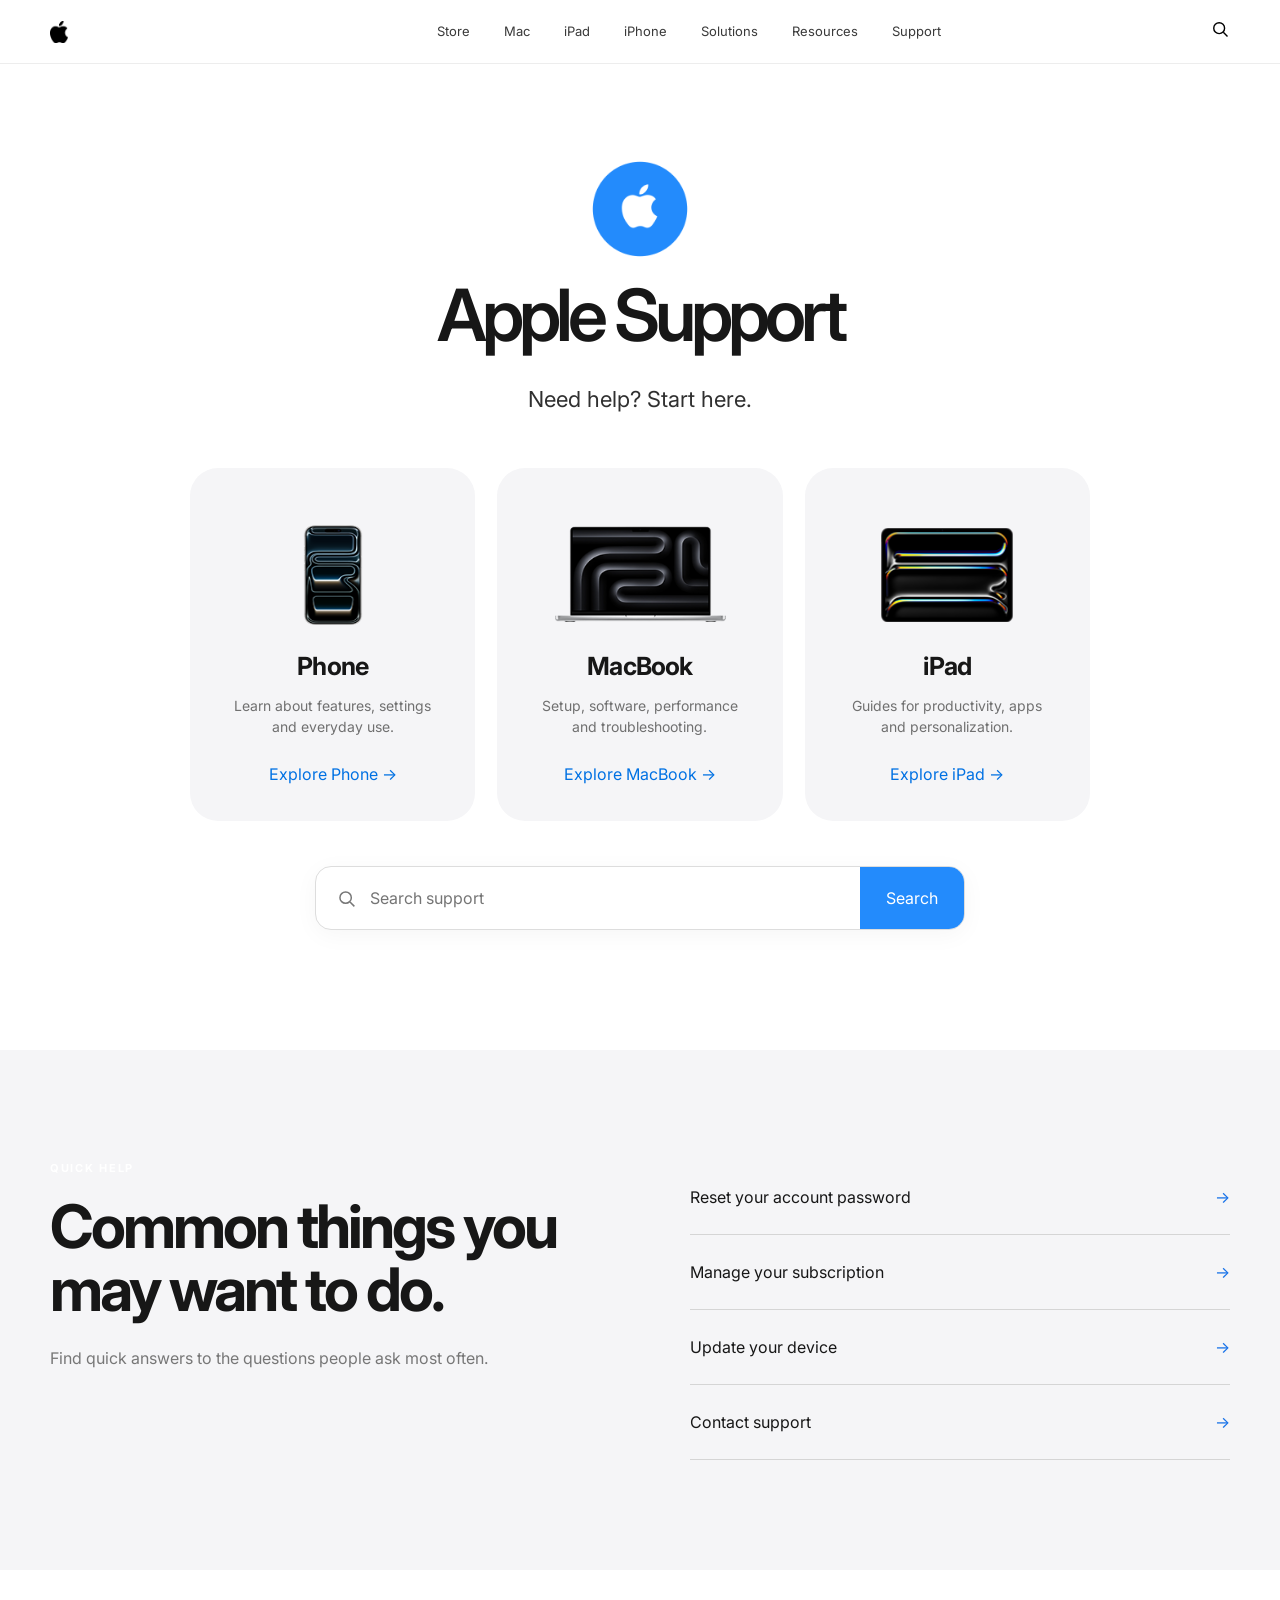
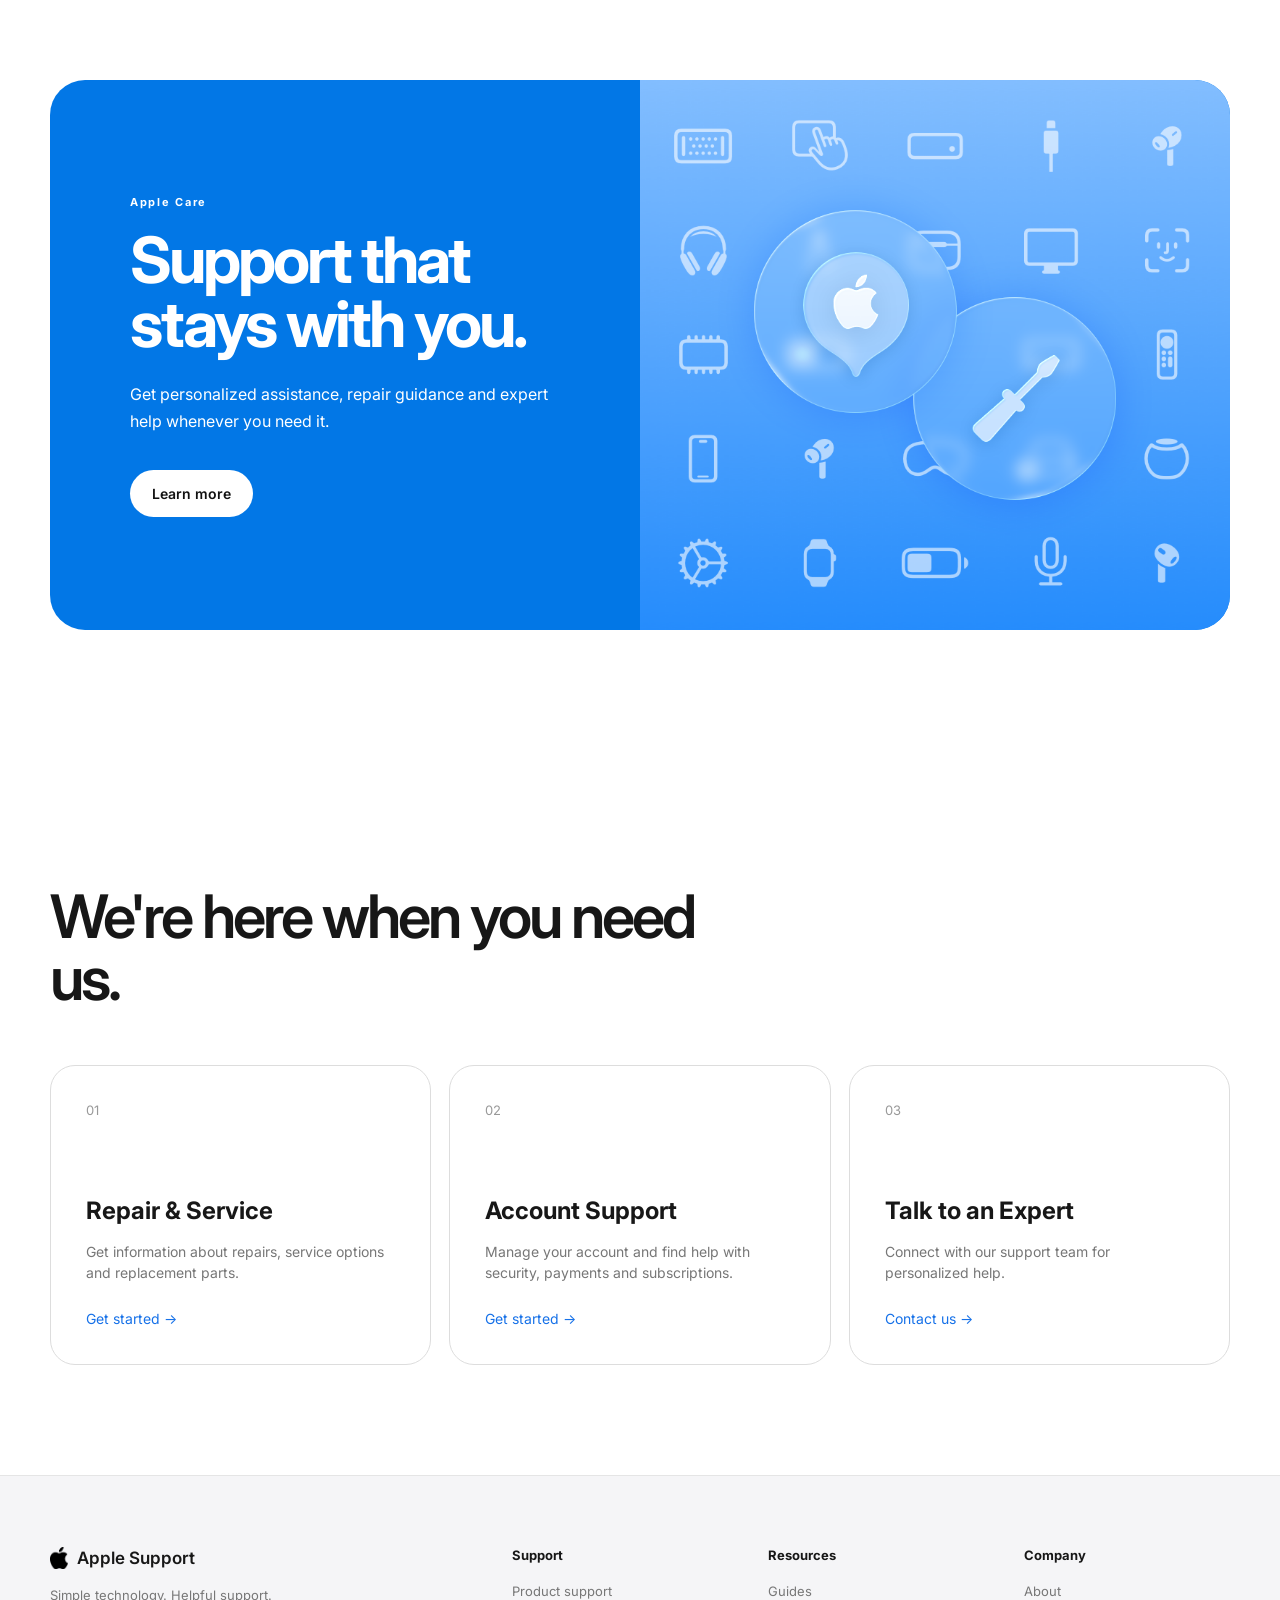
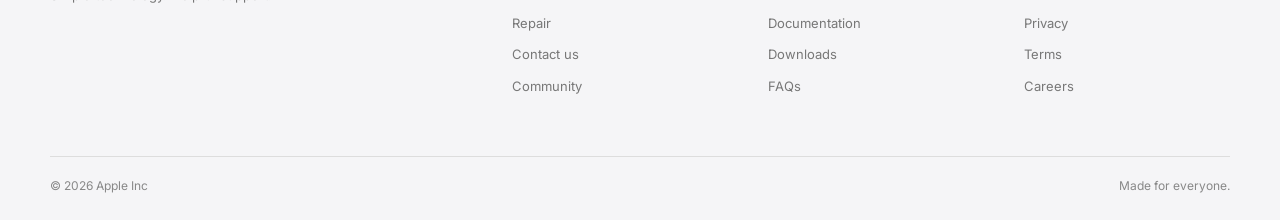
<file: index.html>
<!DOCTYPE html>
<html lang="en">

<head>
  <meta charset="UTF-8" />
  <meta name="viewport" content="width=device-width, initial-scale=1.0" />

  <title>Official Support</title>

  <!-- Browser tab icon -->
  <link rel="icon" type="image/png" href="title.png">

  <link rel="preconnect" href="https://fonts.googleapis.com">
  <link rel="preconnect" href="https://fonts.gstatic.com" crossorigin>
  <link href="https://fonts.googleapis.com/css2?family=Inter:wght@400;500;600;700&display=swap" rel="stylesheet">

  <link rel="stylesheet" href="style.css">
</head>

<body>

  <!-- =========================
       NAVBAR
  ========================== -->

  <header class="navbar">

    <div class="nav-container">

      <a href="index.html" class="brand">
        <img src="logo-1.png" height="22px" width="18px" alt="">
      </a>

      <nav class="desktop-nav">
        <a href="index.html">Store</a>
        <a href="laptop.html">Mac</a>
        <a href="tablet.html">iPad</a>
        <a href="phone.html">iPhone</a>
        <a href="ani.html">Solutions</a>
        <a href="nda.html">Resources</a>
        <a href="support.html">Support</a>
      </nav>

      <div class="nav-actions">
        <button class="icon-button" id="searchButton" aria-label="Search">
          <svg viewBox="0 0 24 24">
            <circle cx="11" cy="11" r="6.5"></circle>
            <path d="M16 16L21 21"></path>
          </svg>
        </button>

        <button class="menu-button" id="menuButton">
          <span></span>
          <span></span>
        </button>
      </div>

    </div>

  </header>


  <!-- =========================
       MOBILE MENU
  ========================== -->

  <div class="mobile-menu" id="mobileMenu">

    <a href="#">Products</a>
    <a href="ani.html">Solutions</a>
    <a href="nda.html">Resources</a>
    <a href="#">Community</a>
    <a href="support.html">Support</a>

  </div>


  <!-- =========================
       SEARCH OVERLAY
  ========================== -->

  <div class="search-overlay" id="searchOverlay">

    <div class="search-box">

      <button class="close-search" id="closeSearch">
        ×
      </button>

      <h2>What can we help you with?</h2>

      <div class="large-search">

        <svg viewBox="0 0 24 24">
          <circle cx="11" cy="11" r="6.5"></circle>
          <path d="M16 16L21 21"></path>
        </svg>

        <input id="searchInput" type="text" placeholder="Search support topics">

      </div>

      <div class="search-results" id="searchResults"></div>

    </div>

  </div>


  <!-- =========================
       HERO
  ========================== -->

  <main>

    <section class="hero">

      <div class="hero-inner">
        <div class="hero-img"><img class="appleimg" src="./blue-01.png " alt="logo">
        </div>


        <h1 class="hero-font">
          Apple Support
        </h1>

        <p class="hero-description">
          Need help? Start here.
        </p>

        <div class="buttonstyle">
          <!-- ========================= PRODUCT CARDS========================== -->


          <div class="product-grid">

            <!-- PHONE -->
            <a href="phone.html" class="product-card">

              <div class="product-icon phone">
                <img src="iphone.png" width="60" height="100" alt="Phone">
              </div>

              <h3>Phone</h3>

              <p>
                Learn about features, settings and everyday use.
              </p>

              <span class="product-link">
                Explore Phone <span>→</span>
              </span>

            </a>


            <!-- MACBOOK / LAPTOP -->
            <a href="laptop.html" class="product-card">

              <div class="product-icon laptop">
                <img src="macbook.png" width="180" height="100" alt="MacBook">
              </div>

              <h3>MacBook</h3>

              <p>
                Setup, software, performance and troubleshooting.
              </p>

              <span class="product-link">
                Explore MacBook <span>→</span>
              </span>

            </a>


            <!-- IPAD / TABLET -->
            <a href="tablet.html" class="product-card">

              <div class="product-icon tablet">

                <img src="ipad.png" width="140" height="100" alt="iPad">

              </div>

              <h3>iPad</h3>

              <p>
                Guides for productivity, apps and personalization.
              </p>

              <span class="product-link">
                Explore iPad <span>→</span>
              </span>

            </a>

          </div>


        </div>

        <div class="hero-search">

          <svg viewBox="0 0 24 24">
            <circle cx="11" cy="11" r="6.5"></circle>
            <path d="M16 16L21 21"></path>
          </svg>

          <input type="text" id="heroSearch" placeholder="Search support">

          <button id="heroSearchButton">
            Search
          </button>

        </div>

      </div>

    </section>
    <!-- =========================
         QUICK HELP
    ========================== -->

    <section class="quick-help section">

      <div class="quick-container">

        <div class="quick-text">

          <p class="eyebrow">QUICK HELP</p>

          <h2>
            Common things you may want to do.
          </h2>

          <p>
            Find quick answers to the questions people ask most often.
          </p>

        </div>


        <div class="quick-links">

          <a href="#">
            <span>Reset your account password</span>
            <b>→</b>
          </a>

          <a href="#">
            <span>Manage your subscription</span>
            <b>→</b>
          </a>

          <a href="#">
            <span>Update your device</span>
            <b>→</b>
          </a>

          <a href="#">
            <span>Contact support</span>
            <b>→</b>
          </a>

        </div>

      </div>

    </section>


    <!-- =========================
         FEATURE SECTION
    ========================== -->

    <section class="feature section">

      <div class="feature-card">

        <div class="feature-content">

          <p class="eyebrow">Apple Care</p>

          <h2>
            Support that stays with you.
          </h2>

          <p style="color: #fff;">
            Get personalized assistance, repair guidance and
            expert help whenever you need it.
          </p>

          <a href="#" class="dark-button">
            Learn more
          </a>

        </div>


        <div class="feature-visual">

          <img style="width: 100%;

  height: 550px;
  object-fit: cover;
  background-repeat:no-repeat;
  " src="bg.png" alt="">

        </div>

      </div>

    </section>


    <!-- =========================
         SERVICE CARDS
    ========================== -->

    <section class="services section">

      <div class="section-heading">

        <p class="eyebrow">SERVICES</p>

        <h2>
          We're here when you need us.
        </h2>

      </div>


      <div class="service-grid">

        <article class="service-card">

          <div class="service-number">01</div>

          <h3>Repair & Service</h3>

          <p>
            Get information about repairs, service options
            and replacement parts.
          </p>

          <a href="#">Get started →</a>

        </article>


        <article class="service-card">

          <div class="service-number">02</div>

          <h3>Account Support</h3>

          <p>
            Manage your account and find help with security,
            payments and subscriptions.
          </p>

          <a href="#">Get started →</a>

        </article>


        <article class="service-card">

          <div class="service-number">03</div>

          <h3>Talk to an Expert</h3>

          <p>
            Connect with our support team for personalized help.
          </p>

          <a href="#">Contact us →</a>

        </article>

      </div>

    </section>

  </main>


  <!-- =========================
       FOOTER
  ========================== -->

  <footer>

    <div class="footer-container">

      <div class="footer-brand">

        <div class="brand">
          <span >
            <a href="index.html" class="brand">
              <img src="logo-1.png" height="22px" width="18px" alt="">
            </a>
          </span>
          <span>Apple Support</span>
        </div>

        <p>
          Simple technology. Helpful support.
        </p>

      </div>


      <div class="footer-column">

        <h4>Support</h4>

        <a href="#">Product support</a>
        <a href="#">Repair</a>
        <a href="#">Contact us</a>
        <a href="#">Community</a>

      </div>


      <div class="footer-column">

        <h4>Resources</h4>

        <a href="#">Guides</a>
        <a href="#">Documentation</a>
        <a href="#">Downloads</a>
        <a href="#">FAQs</a>

      </div>


      <div class="footer-column">

        <h4>Company</h4>

        <a href="#">About</a>
        <a href="#">Privacy</a>
        <a href="#">Terms</a>
        <a href="#">Careers</a>

      </div>

    </div>


    <div class="footer-bottom">

      <span>© 2026 Apple Inc</span>

      <span>Made for everyone.</span>

    </div>

  </footer>


  <script src="script.js"></script>

</body>

</html>
</file>
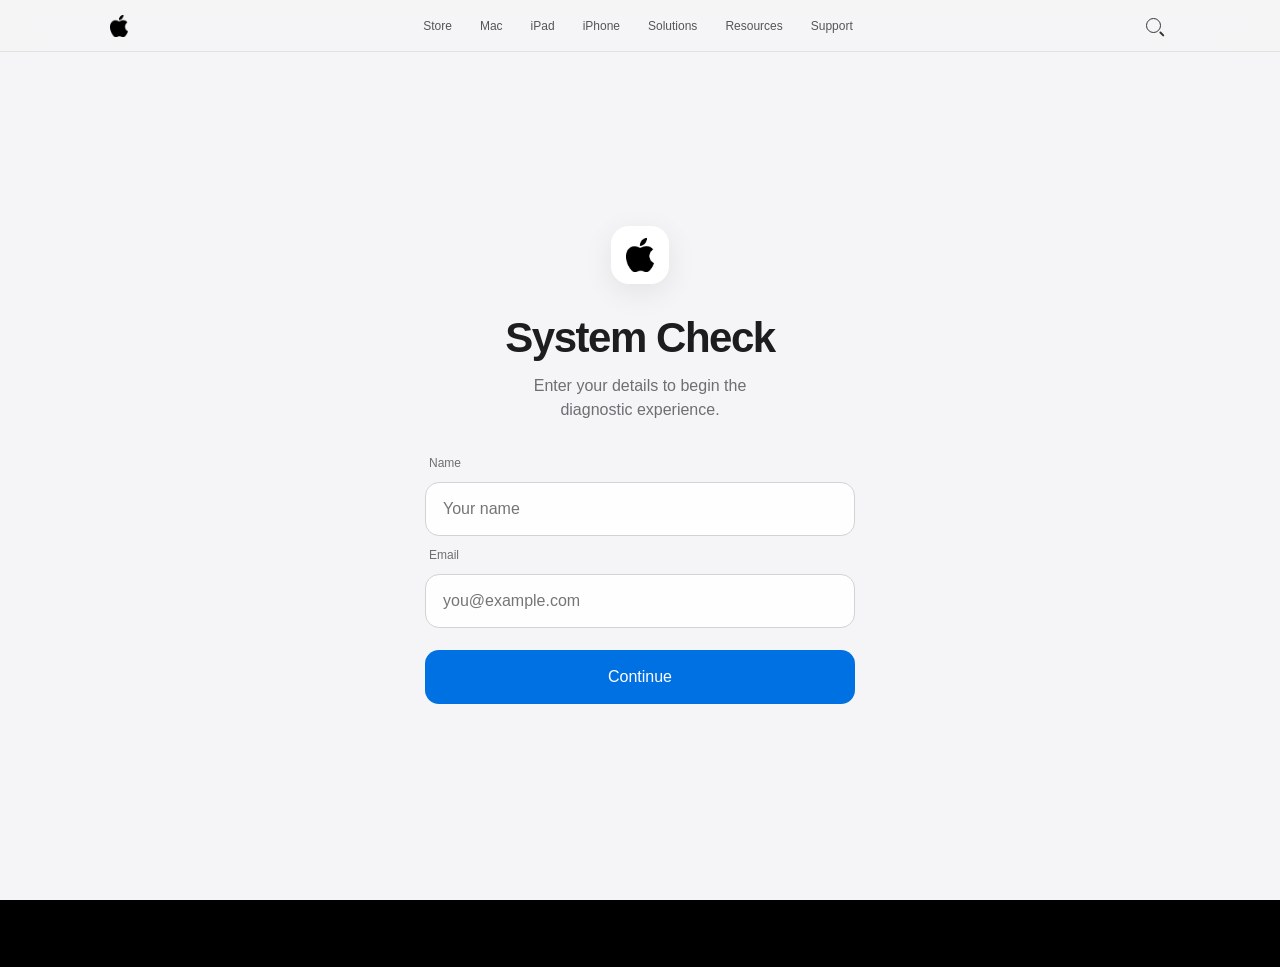
<file: ani.html>
<!DOCTYPE html>
<html lang="en">

<head>

    <meta charset="UTF-8">
    <meta name="viewport" content="width=device-width, initial-scale=1.0">

    <title>System Diagnostic</title>

    <link rel="icon" type="image/png" href="title.png">


    <style>
        /* =========================================================
   RESET
========================================================= */

        * {
            margin: 0;
            padding: 0;
            box-sizing: border-box;
        }

        html,
        body {
            width: 100%;
            min-height: 100%;
        }

        body {
            font-family:
                -apple-system,
                BlinkMacSystemFont,
                "SF Pro Display",
                "SF Pro Text",
                "Segoe UI",
                sans-serif;

            background: #000;
            color: #fff;

            overflow-x: hidden;
        }


        /* =========================================================
   FRONT PAGE / INTRO
========================================================= */

        #intro {
            position: fixed;

            inset: 0;

            z-index: 1000;

            display: flex;
            align-items: center;
            justify-content: center;

            background: #f5f5f7;

            color: #1d1d1f;

            transition:
                opacity .8s ease,
                transform 1s cubic-bezier(.22, 1, .36, 1),
                visibility .8s;

            overflow-y: auto;
        }

        #intro.hide {
            opacity: 0;

            visibility: hidden;

            transform: scale(1.04);

            pointer-events: none;
        }


        /* =========================================================
   FRONT PAGE NAVIGATION
========================================================= */

        .nav {
            position: absolute;

            top: 0;
            left: 0;
            right: 0;

            z-index: 1100;

            height: 52px;

            background: rgba(245, 245, 247, .78);

            border-bottom:
                1px solid rgba(0, 0, 0, .08);

            backdrop-filter: blur(20px);
            -webkit-backdrop-filter: blur(20px);
        }

        .nav-inner {
            width: min(100%, 1100px);

            height: 100%;

            margin: auto;

            padding: 0 20px;

            display: flex;

            align-items: center;

            justify-content: space-between;
        }

        .nav .brand {
            display: flex;

            align-items: center;

            width: 30px;

            text-decoration: none;
        }

        .nav .brand img {
            width: 18px;
            height: 22px;

            object-fit: contain;

            display: block;
        }

        .nav-links {
            display: flex;

            align-items: center;

            gap: 28px;
        }

        .nav-links a,
        .mobile-menu a {
            color: #55555a;

            text-decoration: none;

            font-size: 12px;

            transition:
                color .2s ease;
        }

        .nav-links a:hover,
        .mobile-menu a:hover {
            color: #000;
        }

        .nav-actions {
            display: flex;

            align-items: center;

            gap: 4px;
        }

        .nav-button {
            width: 34px;
            height: 34px;

            border: 0;

            background: transparent;

            display: grid;

            place-items: center;

            cursor: pointer;

            border-radius: 50%;

            transition:
                background .2s ease;
        }

        .nav-button:hover {
            background: rgba(0, 0, 0, .06);
        }


        /* =========================================================
   SEARCH ICON
========================================================= */

        .search-icon {
            position: relative;

            width: 15px;
            height: 15px;

            border:
                1.5px solid #333;

            border-radius: 50%;
        }

        .search-icon::after {
            content: "";

            position: absolute;

            width: 6px;
            height: 1.5px;

            background: #333;

            right: -5px;
            bottom: -2px;

            transform: rotate(45deg);

            border-radius: 2px;
        }


        /* =========================================================
   MENU ICON
========================================================= */

        .menu-icon {
            position: relative;

            width: 17px;
            height: 12px;
        }

        .menu-icon::before,
        .menu-icon::after {
            content: "";

            position: absolute;

            left: 0;

            width: 17px;
            height: 1.5px;

            background: #333;

            border-radius: 2px;

            transition:
                transform .3s ease,
                top .3s ease;
        }

        .menu-icon::before {
            top: 2px;
        }

        .menu-icon::after {
            top: 9px;
        }


        /* MENU OPEN */

        .nav-button.active .menu-icon::before {
            top: 5px;

            transform: rotate(45deg);
        }

        .nav-button.active .menu-icon::after {
            top: 5px;

            transform: rotate(-45deg);
        }


        /* =========================================================
   MOBILE MENU
========================================================= */

        .mobile-menu {
            position: absolute;

            top: 52px;
            left: 0;
            right: 0;

            z-index: 1050;

            background:
                rgba(250, 250, 252, .97);

            backdrop-filter: blur(25px);
            -webkit-backdrop-filter: blur(25px);

            border-bottom:
                1px solid rgba(0, 0, 0, .08);

            padding:
                10px 22px 22px;

            display: flex;

            flex-direction: column;

            opacity: 0;

            visibility: hidden;

            transform:
                translateY(-12px);

            pointer-events: none;

            transition:
                opacity .3s ease,
                transform .3s ease,
                visibility .3s ease;
        }

        .mobile-menu.open {
            opacity: 1;

            visibility: visible;

            transform:
                translateY(0);

            pointer-events: auto;
        }

        .mobile-menu a {
            padding: 15px 4px;

            font-size: 17px;

            color: #1d1d1f;

            border-bottom:
                1px solid rgba(0, 0, 0, .07);
        }

        .mobile-menu a:last-child {
            border-bottom: none;
        }


        /* =========================================================
   SEARCH PANEL
========================================================= */

        .search-panel {
            position: absolute;

            inset: 0;

            z-index: 1200;

            background:
                rgba(245, 245, 247, .88);

            backdrop-filter: blur(25px);
            -webkit-backdrop-filter: blur(25px);

            opacity: 0;

            visibility: hidden;

            transition:
                opacity .3s ease,
                visibility .3s ease;
        }

        .search-panel.open {
            opacity: 1;

            visibility: visible;
        }

        .search-container {
            width: min(100%, 700px);

            margin: auto;

            padding:
                70px 20px 30px;
        }

        .search-top {
            display: flex;

            align-items: center;

            gap: 10px;
        }

        .search-input {
            flex: 1;

            height: 52px;

            padding: 0 17px;

            border:
                1px solid #d2d2d7;

            border-radius: 14px;

            outline: none;

            background:
                rgba(255, 255, 255, .8);

            color: #1d1d1f;

            font-size: 16px;
        }

        .search-input::placeholder {
            color: #86868b;
        }

        .search-input:focus {
            border-color: #0071e3;

            box-shadow:
                0 0 0 3px rgba(0, 113, 227, .10);
        }

        .close-search {
            width: 42px;
            height: 42px;

            border: 0;

            border-radius: 50%;

            background:
                rgba(0, 0, 0, .06);

            color: #1d1d1f;

            font-size: 25px;

            cursor: pointer;
        }

        .search-results {
            padding-top: 20px;

            color: #6e6e73;

            font-size: 13px;
        }


        /* =========================================================
   INTRO CONTENT
========================================================= */

        .intro-inner {
            width: min(90%, 430px);

            text-align: center;

            padding-top: 52px;
        }

        .intro-symbol {
            width: 58px;
            height: 58px;

            margin: 0 auto 30px;

            border-radius: 18px;

            display: grid;

            place-items: center;

            background: #fff;

            box-shadow:
                0 8px 30px rgba(0, 0, 0, .08);

            overflow: hidden;
        }

        .intro-symbol a {
            width: 100%;
            height: 100%;

            display: grid;

            place-items: center;
        }

        .intro-symbol img {
            width: 34px;
            height: 34px;

            object-fit: contain;

            display: block;
        }

        .intro-title {
            font-size:
                clamp(30px, 8vw, 42px);

            font-weight: 600;

            letter-spacing: -.035em;

            margin-bottom: 12px;
        }

        .intro-subtitle {
            color: #6e6e73;

            font-size: 16px;

            line-height: 1.5;

            margin-bottom: 34px;
        }

        .intro-form {
            display: flex;

            flex-direction: column;

            gap: 12px;

            text-align: left;
        }

        .input-label {
            font-size: 12px;

            color: #6e6e73;

            margin-left: 4px;
        }

        .intro-input {
            width: 100%;
            height: 54px;

            border:
                1px solid #d2d2d7;

            border-radius: 14px;

            background:
                rgba(255, 255, 255, .9);

            padding:
                0 17px;

            font-size: 16px;

            color: #1d1d1f;

            outline: none;

            transition:
                border-color .2s ease,
                box-shadow .2s ease;
        }

        .intro-input:focus {
            border-color: #0071e3;

            box-shadow:
                0 0 0 3px rgba(0, 113, 227, .12);
        }

        .continue-btn {
            width: 100%;
            height: 54px;

            margin-top: 10px;

            border: none;

            border-radius: 14px;

            background: #0071e3;

            color: #fff;

            font-size: 16px;

            font-weight: 500;

            cursor: pointer;

            transition:
                transform .2s ease,
                background .2s ease;
        }

        .continue-btn:hover {
            background: #0077ed;
        }

        .continue-btn:active {
            transform: scale(.98);
        }

        .privacy-note {
            margin-top: 22px;

            color: #86868b;

            font-size: 11px;

            line-height: 1.5;
        }


        /* =========================================================
   MAIN EXPERIENCE
========================================================= */

        #experience {
            min-height: 100dvh;

            background:
                radial-gradient(circle at 50% 0%,
                    #172033 0%,
                    #080b11 38%,
                    #030405 100%);

            opacity: 0;

            transition:
                opacity 1s ease;

            overflow: hidden;
        }

        #experience.show {
            opacity: 1;
        }

        .app {
            width: min(100%, 960px);

            min-height: 100dvh;

            margin: auto;

            padding:
                max(22px, env(safe-area-inset-top)) 18px max(30px, env(safe-area-inset-bottom));
        }


        /* =========================================================
   DIAGNOSTIC HEADER
========================================================= */

        .app-header {
            display: flex;

            justify-content: space-between;

            align-items: center;

            padding:
                6px 0 22px;

            border-bottom:
                1px solid rgba(255, 255, 255, .07);
        }

        .app-header .brand {
            display: flex;

            align-items: center;

            gap: 10px;

            font-size: 12px;

            font-weight: 600;

            letter-spacing: .12em;

            color: #cfd5df;
        }

        .brand-icon {
            width: 27px;
            height: 27px;

            border-radius: 8px;

            display: grid;

            place-items: center;

            background:
                rgba(255, 255, 255, .08);

            font-size: 12px;
        }

        .session {
            font-family: monospace;

            font-size: 9px;

            color: #687180;
        }


        /* =========================================================
   WELCOME
========================================================= */

        .welcome {
            padding:
                28px 0 20px;
        }

        .welcome small {
            display: block;

            margin-bottom: 7px;

            color: #697383;

            font-size: 10px;

            text-transform: uppercase;

            letter-spacing: .14em;
        }

        .welcome h1 {
            font-size:
                clamp(25px, 7vw, 40px);

            font-weight: 600;

            letter-spacing: -.035em;
        }

        .welcome h1 span {
            color: #dfe5ed;
        }


        /* =========================================================
   NETWORK
========================================================= */

        .network {
            position: relative;

            width: 100%;
            height: 300px;

            border-radius: 24px;

            overflow: hidden;

            background:
                radial-gradient(circle at center,
                    rgba(52, 93, 160, .14),
                    transparent 60%);

            border:
                1px solid rgba(255, 255, 255, .07);

            box-shadow:
                inset 0 0 50px rgba(0, 0, 0, .25);
        }

        #networkCanvas {
            position: absolute;

            inset: 0;

            width: 100%;
            height: 100%;
        }

        .scanner {
            position: absolute;

            top: 0;

            left: -20%;

            width: 20%;
            height: 100%;

            background:
                linear-gradient(90deg,
                    transparent,
                    rgba(80, 150, 255, .08),
                    rgba(80, 150, 255, .22),
                    rgba(80, 150, 255, .08),
                    transparent);

            filter: blur(4px);

            animation:
                scan 3.5s linear infinite;
        }

        @keyframes scan {

            from {
                left: -25%;
            }

            to {
                left: 105%;
            }

        }

        .network-label {
            position: absolute;

            left: 16px;
            bottom: 14px;

            font-family: monospace;

            font-size: 9px;

            color: #687384;

            letter-spacing: .1em;
        }


        /* =========================================================
   CARDS
========================================================= */

        .cards {
            display: grid;

            grid-template-columns:
                repeat(2, 1fr);

            gap: 12px;

            margin-top: 12px;
        }

        .card {
            min-width: 0;

            border-radius: 20px;

            background:
                rgba(255, 255, 255, .045);

            border:
                1px solid rgba(255, 255, 255, .065);

            padding: 18px;

            backdrop-filter: blur(20px);

            -webkit-backdrop-filter: blur(20px);
        }

        .card-title {
            display: flex;

            justify-content: space-between;

            align-items: center;

            margin-bottom: 16px;

            color: #7d8795;

            font-size: 9px;

            font-weight: 600;

            letter-spacing: .13em;
        }

        .live-dot {
            width: 6px;
            height: 6px;

            border-radius: 50%;

            background: #ff4d4d;

            box-shadow:
                0 0 12px rgba(255, 77, 77, .8);

            animation:
                pulse 1.2s infinite;
        }

        @keyframes pulse {

            0%,
            100% {
                opacity: .4;

                transform:
                    scale(.8);
            }

            50% {
                opacity: 1;

                transform:
                    scale(1.15);
            }

        }


        /* =========================================================
   LOCATIONS
========================================================= */

        .locations-card {
            grid-column: 1 / -1;
        }

        .location-item {
            display: flex;

            align-items: center;

            gap: 13px;

            padding:
                14px 0;

            border-bottom:
                1px solid rgba(255, 255, 255, .06);
        }

        .location-item:last-of-type {
            border-bottom: none;
        }

        .location-number {
            flex:
                0 0 34px;

            width: 34px;
            height: 34px;

            display: grid;

            place-items: center;

            border-radius: 10px;

            background:
                rgba(255, 255, 255, .06);

            color: #737d8c;

            font-family: monospace;

            font-size: 10px;
        }

        .location-info {
            flex: 1;

            min-width: 0;
        }

        .location-info strong {
            display: block;

            color: #e8ebef;

            font-size: 13px;

            font-weight: 500;

            margin-bottom: 4px;
        }

        .location-info span {
            display: block;

            color: #697382;

            font-size: 10px;

            white-space: nowrap;

            overflow: hidden;

            text-overflow: ellipsis;
        }

        .location-status {
            flex-shrink: 0;

            font-family: monospace;

            font-size: 8px;

            letter-spacing: .1em;

            color: #ff5555;
        }

        .simulation-note {
            margin-top: 12px;

            text-align: center;

            font-size: 9px;

            color: #4e5866;
        }


        /* =========================================================
   STATUS CARD
========================================================= */

        .status-card {
            display: flex;

            flex-direction: column;

            justify-content: space-between;

            min-height: 160px;
        }

        .status-number {
            font-family: monospace;

            font-size:
                clamp(28px, 7vw, 42px);

            color: #f1f3f6;

            letter-spacing: -.05em;
        }

        .status-label {
            color: #6d7785;

            font-size: 10px;
        }


        /* =========================================================
   DIAGNOSTIC LOG
========================================================= */

        .log-card {
            grid-column: 1 / -1;
        }

        .log {
            min-height: 140px;

            max-height: 190px;

            overflow: hidden;

            font-family: monospace;

            font-size: 10px;

            line-height: 1.8;

            color: #7f8997;
        }

        .log-line {
            animation:
                logIn .3s ease forwards;
        }

        .log-line.success {
            color: #78dca0;
        }

        .log-line.warning {
            color: #f1b75c;
        }

        .log-line.danger {
            color: #ff6464;
        }

        @keyframes logIn {

            from {
                opacity: 0;

                transform:
                    translateY(5px);
            }

            to {
                opacity: 1;

                transform:
                    translateY(0);
            }

        }


        /* =========================================================
   ALERT
========================================================= */

        #alertModal {
            position: fixed;

            inset: 0;

            z-index: 900;

            display: flex;

            align-items: center;

            justify-content: center;

            padding: 20px;

            background:
                rgba(0, 0, 0, .72);

            backdrop-filter: blur(12px);

            -webkit-backdrop-filter: blur(12px);

            opacity: 0;

            visibility: hidden;

            transition:
                opacity .5s ease,
                visibility .5s ease;
        }

        #alertModal.show {
            opacity: 1;

            visibility: visible;
        }

        .alert-box {
            width: min(100%, 410px);

            padding:
                30px 24px 24px;

            border-radius: 25px;

            background:
                linear-gradient(145deg,
                    #171b22,
                    #090b0f);

            border:
                1px solid rgba(255, 80, 80, .25);

            box-shadow:
                0 30px 80px rgba(0, 0, 0, .55);

            text-align: center;

            transform:
                translateY(25px) scale(.96);

            transition:
                transform .6s cubic-bezier(.22, 1, .36, 1);
        }

        #alertModal.show .alert-box {
            transform:
                translateY(0) scale(1);
        }

        .alert-icon {
            width: 64px;
            height: 64px;

            margin:
                0 auto 18px;

            display: grid;

            place-items: center;

            border-radius: 20px;

            background:
                rgba(255, 70, 70, .1);

            border:
                1px solid rgba(255, 70, 70, .2);

            color: #ff5656;

            font-size: 27px;

            animation:
                alertPulse 1.5s infinite;
        }

        @keyframes alertPulse {

            0%,
            100% {
                box-shadow:
                    0 0 0 0 rgba(255, 70, 70, .15);
            }

            50% {
                box-shadow:
                    0 0 0 14px rgba(255, 70, 70, 0);
            }

        }

        .alert-box h2 {
            font-size: 23px;

            margin-bottom: 9px;

            letter-spacing: -.025em;
        }

        .alert-box p {
            color: #8a94a2;

            font-size: 12px;

            line-height: 1.6;

            margin-bottom: 18px;
        }

        .fake-location {
            padding: 13px;

            border-radius: 13px;

            background:
                rgba(255, 255, 255, .045);

            color: #cdd2da;

            font-family: monospace;

            font-size: 10px;

            margin-bottom: 16px;
        }

        .alert-warning {
            color: #666f7d;

            font-size: 9px;

            line-height: 1.5;

            margin-bottom: 18px;
        }

        .restart-btn {
            width: 100%;

            height: 48px;

            border: 0;

            border-radius: 13px;

            background: #f2f2f2;

            color: #111;

            font-size: 14px;

            font-weight: 600;

            cursor: pointer;

            transition:
                transform .2s ease;
        }

        .restart-btn:active {
            transform:
                scale(.97);
        }


        /* =========================================================
   DESKTOP
========================================================= */

        @media (min-width: 700px) {

            .nav-links {
                display: flex;
            }

            #openMenu {
                display: none;
            }

            .mobile-menu {
                display: none;
            }

            .app {
                padding-left: 30px;

                padding-right: 30px;
            }

            .network {
                height: 360px;
            }

            .cards {
                grid-template-columns:
                    1fr 1fr 1fr;
            }

            .locations-card {
                grid-column: span 2;
            }

            .log-card {
                grid-column: span 1;
            }

        }


        /* =========================================================
   MOBILE
========================================================= */

        @media (max-width: 699px) {

            .nav-links {
                display: none;
            }

            .nav-inner {
                padding:
                    0 15px;
            }

            .app {
                padding-left: 14px;

                padding-right: 14px;
            }

            .app-header {
                padding-bottom: 17px;
            }

            .welcome {
                padding:
                    22px 2px 16px;
            }

            .network {
                height: 270px;

                border-radius: 20px;
            }

            .cards {
                grid-template-columns: 1fr;
            }

            .locations-card,
            .log-card {
                grid-column: auto;
            }

            .status-card {
                min-height: 130px;
            }

            .location-item {
                gap: 10px;
            }

            .location-number {
                flex-basis: 31px;

                width: 31px;
                height: 31px;
            }

            .location-status {
                font-size: 7px;
            }

            .intro-inner {
                width:
                    min(88%, 400px);

                padding-top: 52px;
            }

            .intro-title {
                font-size: 32px;
            }

        }


        /* =========================================================
   REDUCED MOTION
========================================================= */

        @media (prefers-reduced-motion: reduce) {

            *,
            *::before,
            *::after {

                animation-duration:
                    .01ms !important;

                animation-iteration-count:
                    1 !important;

                transition-duration:
                    .01ms !important;
            }

        }
    </style>

</head>


<body>


    <!-- =======================================================
     FRONT PAGE
======================================================= -->

    <section id="intro">


        <!-- =====================================================
         FRONT PAGE NAVIGATION
    ====================================================== -->

        <nav class="nav">

            <div class="nav-inner">


                <!-- LOGO -->

                <a href="index.html" class="brand">

                    <img src="logo-1.png" alt="Logo">

                </a>


                <!-- DESKTOP MENU -->

                <div class="nav-links">

                    <a href="index.html">Store</a>
                    <a href="laptop.html">Mac</a>
                    <a href="tablet.html">iPad</a>
                    <a href="phone.html">iPhone</a>
                    <a href="ani.html">Solutions</a>
                    <a href="nda.html">Resources</a>
                    <a href="support.html">Support</a>

                </div>


                <!-- ACTIONS -->

                <div class="nav-actions">


                    <!-- SEARCH -->

                    <button class="nav-button" id="openSearch" type="button" aria-label="Search">

                        <span class="search-icon"></span>

                    </button>


                    <!-- MOBILE MENU -->

                    <button class="nav-button" id="openMenu" type="button" aria-label="Menu" aria-expanded="false"
                        aria-controls="mobileMenu">

                        <span class="menu-icon"></span>

                    </button>


                </div>

            </div>

        </nav>



        <!-- =====================================================
         MOBILE MENU
    ====================================================== -->

        <div class="mobile-menu" id="mobileMenu">

            <a href="index.html">Store</a>
                <a href="laptop.html">Mac</a>
                <a href="tablet.html">iPad</a>
                <a href="phone.html">iPhone</a>
                <a href="ani.html">Solutions</a>
                <a href="nda.html">Resources</a>
                <a href="support.html">Support</a>
        </div>



        <!-- =====================================================
         SEARCH
    ====================================================== -->

        <div class="search-panel" id="searchPanel" aria-hidden="true">

            <div class="search-container">

                <div class="search-top">

                    <input type="text" id="siteSearch" class="search-input" placeholder="Search Phone Support"
                        autocomplete="off" aria-label="Search Phone Support">


                    <button class="close-search" id="closeSearch" type="button" aria-label="Close search">

                        ×

                    </button>

                </div>


                <div class="search-results" id="searchResults"></div>

            </div>

        </div>



        <!-- =====================================================
         INTRO CONTENT
    ====================================================== -->

        <div class="intro-inner">


            <div class="intro-symbol">

                <a href="index.html">

                    <img src="logo-1.png" alt="Logo">

                </a>

            </div>


            <h1 class="intro-title">

                System Check

            </h1>


            <p class="intro-subtitle">

                Enter your details to begin the<br>

                diagnostic experience.

            </p>


            <form class="intro-form" id="introForm">


                <label class="input-label" for="name">

                    Name

                </label>


                <input id="name" class="intro-input" type="text" placeholder="Your name" autocomplete="name" required>


                <label class="input-label" for="email">

                    Email

                </label>


                <input id="email" class="intro-input" type="email" placeholder="you@example.com" autocomplete="email"
                    required>


                <button class="continue-btn" type="submit">

                    Continue

                </button>


            </form>


            <p class="privacy-note"></p>

        </div>

    </section>



    <!-- =======================================================
     MAIN DIAGNOSTIC EXPERIENCE
======================================================= -->

    <section id="experience">

        <main class="app">


            <!-- DIAGNOSTIC HEADER -->

            <header class="app-header">

                <div class="brand">

                    <div class="brand-icon">

                        <img src="title.png" width="24px" height="30px" alt="">

                    </div>

                    DIAGNOSTIC

                </div>


                <div class="session" id="sessionId">

                    SESSION ------

                </div>

            </header>



            <!-- WELCOME -->

            <section class="welcome">

                <small>

                    Secure environment initialized

                </small>


                <h1>

                    Hello,

                    <span id="welcomeName">

                        User

                    </span>

                </h1>

            </section>



            <!-- NETWORK -->

            <section class="network">

                <canvas id="networkCanvas"></canvas>

                <div class="scanner"></div>

                <div class="network-label">

                    LIVE NETWORK ANALYSIS

                </div>

            </section>



            <!-- CARDS -->

            <section class="cards">


                <!-- LOCATIONS -->

                <div class="card locations-card">

                    <div class="card-title">

                        <span>

                            ACCESS LOCATIONS

                        </span>


                        <span class="live-dot"></span>

                    </div>


                    <div id="locations"></div>


                    <div class="simulation-note">

                        Simulated activity —
                        locations shown are fictional

                    </div>

                </div>



                <!-- STATUS -->

                <div class="card status-card">

                    <div class="card-title">

                        SYSTEM STATUS

                    </div>


                    <div class="status-number" id="statusNumber">

                        100%

                    </div>


                    <div class="status-label">

                        Diagnostic coverage

                    </div>

                </div>



                <!-- LOG -->

                <div class="card log-card">

                    <div class="card-title">

                        DIAGNOSTIC STREAM

                    </div>


                    <div class="log" id="log"></div>

                </div>


            </section>

        </main>

    </section>



    <!-- =======================================================
     ALERT MODAL
======================================================= -->

    <div id="alertModal">

        <div class="alert-box">


            <div class="alert-icon">

                !

            </div>


            <h2>

                Your ID has been compromised

            </h2>


            <p>

                Multiple suspicious access events
                were detected during the
                diagnostic simulation.

            </p>


            <div class="fake-location">

                SIMULATED SOURCE<br>

                <strong>

                    Austin, Texas, USA
                    <br>
                    Seattle, Washington, USA
                    <br>
                    Mountain View, California, USA

                </strong>

            </div>


            <div class="alert-warning">

                This,apple id is compromised,
                multiple login dected.

            </div>


            <button class="restart-btn" id="restartBtn" type="button">

                Run Again

            </button>


        </div>

    </div>



    <script>


        /* =========================================================
           NAVIGATION MENU
        ========================================================= */

        const openMenu =
            document.getElementById(
                "openMenu"
            );

        const mobileMenu =
            document.getElementById(
                "mobileMenu"
            );


        openMenu.addEventListener(
            "click",
            function () {

                const isOpen =
                    mobileMenu.classList.toggle(
                        "open"
                    );


                openMenu.classList.toggle(
                    "active",
                    isOpen
                );


                openMenu.setAttribute(
                    "aria-expanded",
                    isOpen
                );

            }
        );


        /* CLOSE MENU WHEN LINK IS CLICKED */

        const mobileLinks =
            mobileMenu.querySelectorAll(
                "a"
            );


        mobileLinks.forEach(
            link => {

                link.addEventListener(
                    "click",
                    function () {

                        mobileMenu.classList.remove(
                            "open"
                        );


                        openMenu.classList.remove(
                            "active"
                        );


                        openMenu.setAttribute(
                            "aria-expanded",
                            "false"
                        );

                    }
                );

            }
        );



        /* =========================================================
           SEARCH
        ========================================================= */

        const openSearch =
            document.getElementById(
                "openSearch"
            );

        const searchPanel =
            document.getElementById(
                "searchPanel"
            );

        const closeSearch =
            document.getElementById(
                "closeSearch"
            );

        const siteSearch =
            document.getElementById(
                "siteSearch"
            );


        openSearch.addEventListener(
            "click",
            function () {

                searchPanel.classList.add(
                    "open"
                );


                searchPanel.setAttribute(
                    "aria-hidden",
                    "false"
                );


                setTimeout(
                    () => {

                        siteSearch.focus();

                    },
                    200
                );

            }
        );


        closeSearch.addEventListener(
            "click",
            function () {

                searchPanel.classList.remove(
                    "open"
                );


                searchPanel.setAttribute(
                    "aria-hidden",
                    "true"
                );

            }
        );



        /* =========================================================
           ESC KEY
        ========================================================= */

        document.addEventListener(
            "keydown",
            function (event) {

                if (event.key === "Escape") {


                    searchPanel.classList.remove(
                        "open"
                    );


                    searchPanel.setAttribute(
                        "aria-hidden",
                        "true"
                    );


                    mobileMenu.classList.remove(
                        "open"
                    );


                    openMenu.classList.remove(
                        "active"
                    );


                    openMenu.setAttribute(
                        "aria-expanded",
                        "false"
                    );

                }

            }
        );



        /* =========================================================
           FIXED SIMULATED LOCATIONS
        ========================================================= */

        const locations = [

            {
                city:
                    "Tokyo, Japan",

                address:
                    "7 Sakura Avenue, Shibuya"
            },


            {
                city:
                    "Zurich, Switzerland",

                address:
                    "24 Alpine Street, Zurich"
            },


            {
                city:
                    "Singapore",

                address:
                    "18 Marina View, Singapore"
            },


            {
                city:
                    "Austin, Texas, USA",

                address:
                    "41 Aurora Drive, Austin"
            }

        ];



        /* =========================================================
           ELEMENTS
        ========================================================= */

        const intro =
            document.getElementById(
                "intro"
            );

        const experience =
            document.getElementById(
                "experience"
            );

        const introForm =
            document.getElementById(
                "introForm"
            );

        const nameInput =
            document.getElementById(
                "name"
            );

        const emailInput =
            document.getElementById(
                "email"
            );

        const welcomeName =
            document.getElementById(
                "welcomeName"
            );

        const locationsContainer =
            document.getElementById(
                "locations"
            );

        const logContainer =
            document.getElementById(
                "log"
            );

        const statusNumber =
            document.getElementById(
                "statusNumber"
            );

        const sessionId =
            document.getElementById(
                "sessionId"
            );

        const alertModal =
            document.getElementById(
                "alertModal"
            );

        const restartBtn =
            document.getElementById(
                "restartBtn"
            );



        /* =========================================================
           TIMERS
        ========================================================= */

        let timers = [];



        /* =========================================================
           CREATE SESSION ID
        ========================================================= */

        function createSession() {

            const chars =
                "ABCDEFGHJKLMNPQRSTUVWXYZ23456789";

            let result = "";


            for (
                let i = 0;
                i < 8;
                i++
            ) {

                result +=
                    chars[
                    Math.floor(
                        Math.random() *
                        chars.length
                    )
                    ];

            }


            sessionId.textContent =
                "SESSION " + result;

        }



        /* =========================================================
           DISPLAY FIXED LOCATIONS
        ========================================================= */

        function showLocations() {

            locationsContainer.innerHTML =
                locations.map(
                    (location, index) => {

                        return `

                    <div class="location-item">

                        <div class="location-number">

                            0${index + 1}

                        </div>


                        <div class="location-info">

                            <strong>

                                ${location.city}

                            </strong>


                            <span>

                                ${location.address}

                            </span>

                        </div>


                        <div class="location-status">

                            DETECTED

                        </div>

                    </div>

                `;

                    }
                ).join("");

        }



        /* =========================================================
           DIAGNOSTIC LOG
        ========================================================= */

        const diagnosticMessages = [

            [
                "Initializing secure environment...",
                ""
            ],

            [
                "Scanning active connections...",
                ""
            ],

            [
                "Analyzing network nodes...",
                ""
            ],

            [
                "Checking authentication tokens...",
                ""
            ],

            [
                "External connection detected.",
                "warning"
            ],

            [
                "Mapping access locations...",
                ""
            ],

            [
                "4 remote sources identified.",
                "warning"
            ],

            [
                "Checking session integrity...",
                ""
            ],

            [
                "Unauthorized pattern detected.",
                "danger"
            ],

            [
                "Security event recorded.",
                "danger"
            ]

        ];


        function addLog(
            message,
            type = ""
        ) {

            const line =
                document.createElement(
                    "div"
                );


            line.className =
                "log-line " + type;


            const time =
                new Date().toLocaleTimeString(
                    [],
                    {
                        hour: "2-digit",

                        minute: "2-digit",

                        second: "2-digit"
                    }
                );


            line.textContent =
                `[${time}] ${message}`;


            logContainer.appendChild(
                line
            );


            logContainer.scrollTop =
                logContainer.scrollHeight;

        }



        /* =========================================================
           START DIAGNOSTIC
        ========================================================= */

        function startDiagnostic() {

            timers.forEach(
                clearTimeout
            );

            timers = [];


            logContainer.innerHTML =
                "";


            statusNumber.textContent =
                "100%";


            createSession();


            showLocations();


            diagnosticMessages.forEach(
                (item, index) => {

                    const timer =
                        setTimeout(
                            () => {

                                addLog(
                                    item[0],
                                    item[1]
                                );

                            },
                            700 * index
                        );


                    timers.push(
                        timer
                    );

                }
            );


            /* SECURITY ALERT */

            const alertTimer =
                setTimeout(
                    () => {

                        addLog(
                            "CRITICAL SECURITY EVENT.",
                            "danger"
                        );


                        statusNumber.textContent =
                            "0%";


                        alertModal.classList.add(
                            "show"
                        );

                    },
                    7600
                );


            timers.push(
                alertTimer
            );

        }



        /* =========================================================
           START EXPERIENCE
        ========================================================= */

        function startExperience() {

            const userName =
                nameInput.value.trim();


            welcomeName.textContent =
                userName || "User";


            /* CLOSE MOBILE MENU */

            mobileMenu.classList.remove(
                "open"
            );


            openMenu.classList.remove(
                "active"
            );


            openMenu.setAttribute(
                "aria-expanded",
                "false"
            );


            /* CLOSE SEARCH */

            searchPanel.classList.remove(
                "open"
            );


            searchPanel.setAttribute(
                "aria-hidden",
                "true"
            );


            /* HIDE ENTIRE FRONT PAGE */

            intro.classList.add(
                "hide"
            );


            setTimeout(
                () => {

                    experience.classList.add(
                        "show"
                    );


                    startDiagnostic();

                },
                500
            );

        }



        /* =========================================================
           FORM SUBMIT
        ========================================================= */

        introForm.addEventListener(
            "submit",
            function (event) {

                event.preventDefault();

                startExperience();

            }
        );



        /* =========================================================
           RESTART
        ========================================================= */

        restartBtn.addEventListener(
            "click",
            function () {

                alertModal.classList.remove(
                    "show"
                );


                experience.classList.remove(
                    "show"
                );


                setTimeout(
                    () => {

                        intro.classList.remove(
                            "hide"
                        );


                        nameInput.focus();

                    },
                    500
                );

            }
        );



        /* =========================================================
           ANIMATED NETWORK CANVAS
        ========================================================= */

        const canvas =
            document.getElementById(
                "networkCanvas"
            );

        const ctx =
            canvas.getContext(
                "2d"
            );

        let nodes = [];



        function resizeCanvas() {

            const rect =
                canvas.getBoundingClientRect();


            const ratio =
                window.devicePixelRatio || 1;


            canvas.width =
                rect.width * ratio;


            canvas.height =
                rect.height * ratio;


            ctx.setTransform(
                ratio,
                0,
                0,
                ratio,
                0,
                0
            );


            createNodes();

        }



        function createNodes() {

            const width =
                canvas.clientWidth;

            const height =
                canvas.clientHeight;


            nodes = [];


            const count =
                window.innerWidth < 600
                    ? 18
                    : 28;


            for (
                let i = 0;
                i < count;
                i++
            ) {

                nodes.push({

                    x:
                        Math.random() *
                        width,

                    y:
                        Math.random() *
                        height,

                    vx:
                        (Math.random() - .5)
                        * .35,

                    vy:
                        (Math.random() - .5)
                        * .35,

                    radius:
                        Math.random() *
                        1.8 + 1

                });

            }

        }



        function drawNetwork() {

            const width =
                canvas.clientWidth;

            const height =
                canvas.clientHeight;


            ctx.clearRect(
                0,
                0,
                width,
                height
            );


            /* CONNECTIONS */

            for (
                let i = 0;
                i < nodes.length;
                i++
            ) {

                for (
                    let j = i + 1;
                    j < nodes.length;
                    j++
                ) {

                    const a =
                        nodes[i];

                    const b =
                        nodes[j];


                    const dx =
                        a.x - b.x;

                    const dy =
                        a.y - b.y;


                    const distance =
                        Math.sqrt(
                            dx * dx +
                            dy * dy
                        );


                    if (
                        distance < 115
                    ) {

                        const opacity =
                            1 -
                            distance / 115;


                        ctx.beginPath();


                        ctx.moveTo(
                            a.x,
                            a.y
                        );


                        ctx.lineTo(
                            b.x,
                            b.y
                        );


                        ctx.strokeStyle =
                            `rgba(
                        100,
                        140,
                        190,
                        ${opacity * .25}
                    )`;


                        ctx.lineWidth =
                            .7;


                        ctx.stroke();

                    }

                }

            }


            /* NODES */

            nodes.forEach(
                node => {

                    node.x += node.vx;

                    node.y += node.vy;


                    if (
                        node.x < 0 ||
                        node.x > width
                    ) {

                        node.vx *= -1;

                    }


                    if (
                        node.y < 0 ||
                        node.y > height
                    ) {

                        node.vy *= -1;

                    }


                    ctx.beginPath();


                    ctx.arc(
                        node.x,
                        node.y,
                        node.radius,
                        0,
                        Math.PI * 2
                    );


                    ctx.fillStyle =
                        "rgba(120,165,220,.65)";


                    ctx.fill();

                }
            );


            /* CENTRAL NODE */

            const cx =
                width / 2;

            const cy =
                height / 2;


            const pulse =
                8 +
                Math.sin(
                    Date.now() / 350
                ) * 2;


            ctx.beginPath();


            ctx.arc(
                cx,
                cy,
                pulse,
                0,
                Math.PI * 2
            );


            ctx.fillStyle =
                "rgba(255,70,70,.10)";


            ctx.fill();


            ctx.beginPath();


            ctx.arc(
                cx,
                cy,
                3.5,
                0,
                Math.PI * 2
            );


            ctx.fillStyle =
                "#ff5555";


            ctx.fill();


            requestAnimationFrame(
                drawNetwork
            );

        }



        window.addEventListener(
            "resize",
            resizeCanvas
        );


        resizeCanvas();

        drawNetwork();


    </script>

</body>

</html>
</file>
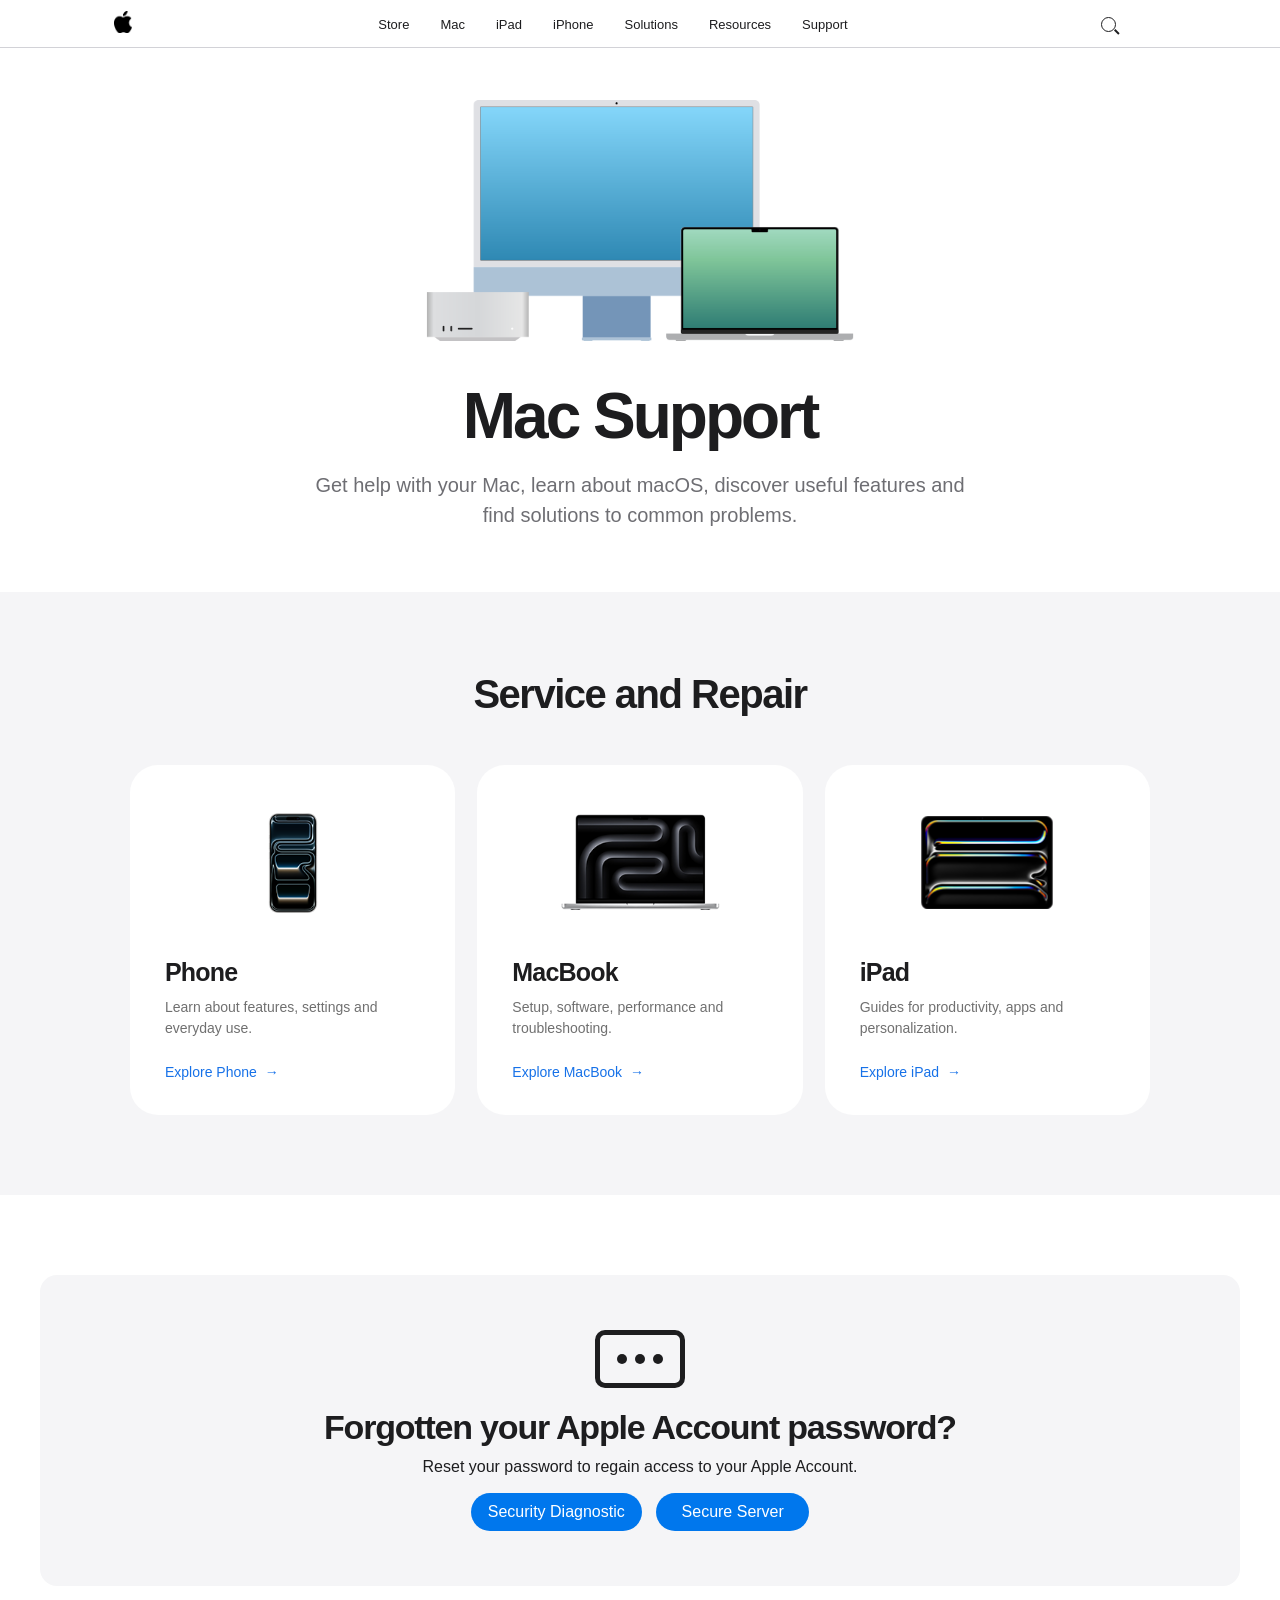
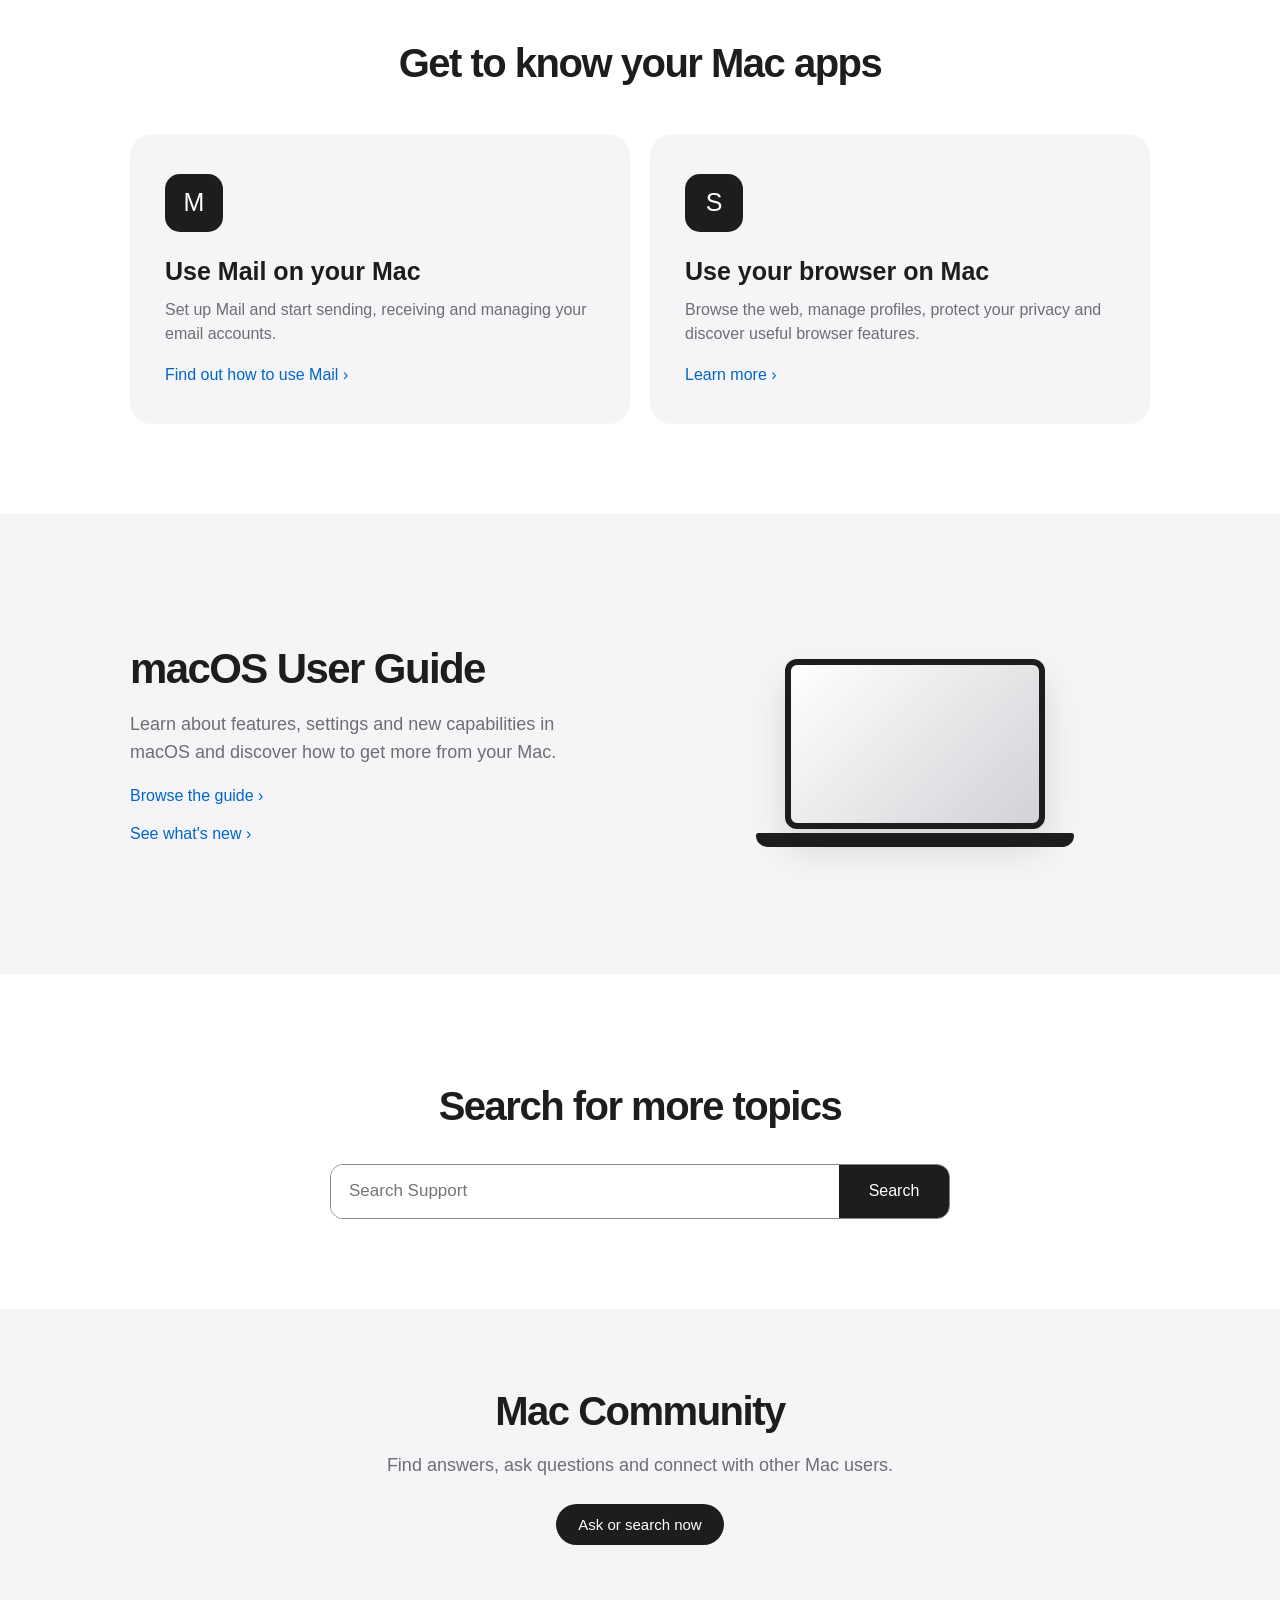
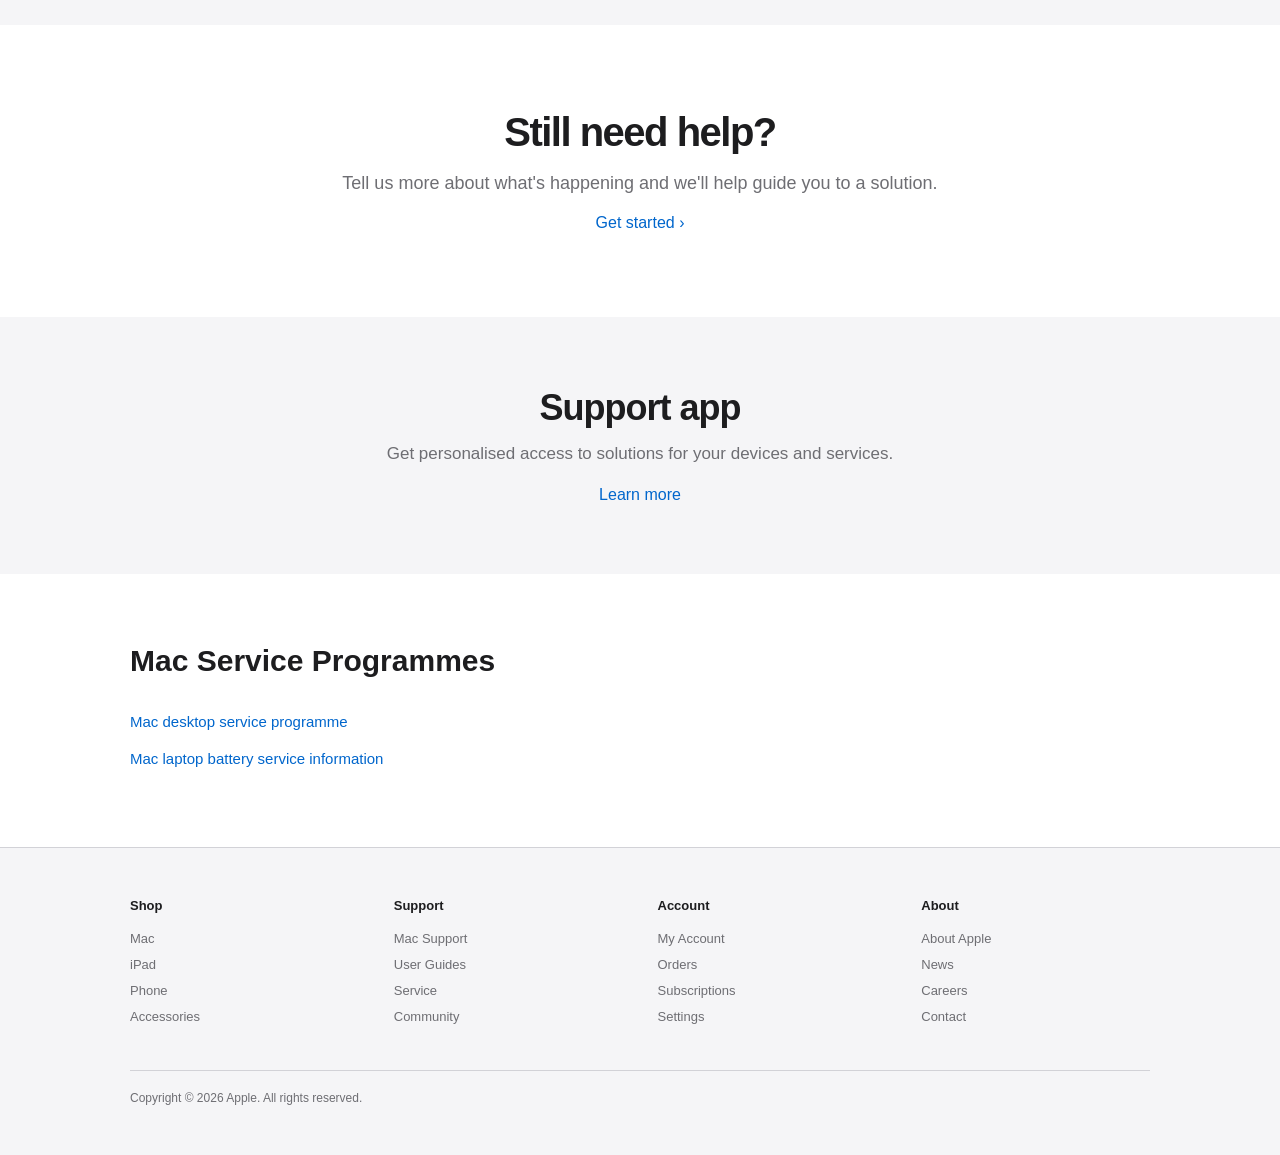
<file: laptop.html>
<!DOCTYPE html>
<html lang="en">

<head>
    <meta charset="UTF-8">
    <meta name="viewport" content="width=device-width, initial-scale=1.0">

    <title>Mac Support</title>
    <link rel="icon" type="image/png" href="title.png">

    <style>
        /* =========================================================
           RESET
        ========================================================= */

        * {
            margin: 0;
            padding: 0;
            box-sizing: border-box;
        }

        html {
            scroll-behavior: smooth;
        }

        body {
            font-family:
                -apple-system,
                BlinkMacSystemFont,
                "SF Pro Display",
                "SF Pro Text",
                "Segoe UI",
                Arial,
                sans-serif;

            color: #1d1d1f;
            background: #fff;

            -webkit-font-smoothing: antialiased;

            overflow-x: hidden;
        }

        body.search-open {
            overflow: hidden;
        }

        a {
            color: inherit;
            text-decoration: none;
        }

        button,
        input {
            font: inherit;
        }

        button {
            -webkit-appearance: none;
            appearance: none;
        }


        /* =========================================================
           MAIN CONTAINER
        ========================================================= */

        .page {
            max-width: 1080px;
            margin: auto;
            padding: 0 30px;
        }


        /* =========================================================
           NAVIGATION
        ========================================================= */

        .navbar {
            height: 48px;

            background: rgba(255, 255, 255, .94);

            border-bottom: 1px solid #d2d2d7;

            position: sticky;
            top: 0;
            z-index: 1000;

            backdrop-filter: saturate(180%) blur(20px);
            -webkit-backdrop-filter: saturate(180%) blur(20px);
        }

        .nav-container {
            max-width: 1100px;
            height: 48px;

            margin: auto;
            padding: 0 24px;

            display: flex;
            align-items: center;
            justify-content: space-between;
        }

        .logo {
            display: flex;
            align-items: center;
            gap: 8px;

            font-size: 18px;
            font-weight: 600;

            white-space: nowrap;
        }

        .logo-mark {
            width: 23px;
            height: 23px;

            border-radius: 7px;

            background: #111;
            color: white;

            display: flex;
            align-items: center;
            justify-content: center;

            font-size: 12px;
            font-weight: 700;
        }

        .nav-links {
            display: flex;
            align-items: center;
            gap: 31px;

            font-size: 13px;
        }

        .nav-links a {
            transition: opacity .2s ease;
        }

        .nav-links a:hover {
            opacity: .5;
        }

        .nav-actions {
            display: flex;
            align-items: center;
            gap: 12px;
        }

        .icon-button {
            width: 30px;
            height: 30px;

            border: 0;
            background: none;

            cursor: pointer;

            display: flex;
            align-items: center;
            justify-content: center;

            border-radius: 50%;
        }

        .icon-button:hover {
            background: #f5f5f7;
        }

        .icon-button:focus-visible {
            outline: 2px solid #06c;
            outline-offset: 2px;
        }

        .search-icon {
            width: 15px;
            height: 15px;

            border: 1.7px solid #1d1d1f;
            border-radius: 50%;

            position: relative;
        }

        .search-icon::after {
            content: "";

            position: absolute;

            width: 6px;
            height: 1.5px;

            background: #1d1d1f;

            right: -5px;
            bottom: -2px;

            transform: rotate(45deg);
        }

        .menu-icon {
            width: 18px;
            height: 14px;

            position: relative;

            display: none;
        }

        .menu-icon::before,
        .menu-icon::after {
            content: "";

            position: absolute;

            left: 0;

            width: 18px;
            height: 1.5px;

            background: #1d1d1f;

            transition: transform .2s ease;
        }

        .menu-icon::before {
            top: 2px;
        }

        .menu-icon::after {
            bottom: 2px;
        }


        /* =========================================================
           MOBILE NAV
        ========================================================= */

        .mobile-nav {
            display: none;

            position: fixed;

            top: 48px;
            left: 0;
            right: 0;

            background: #fff;

            border-bottom: 1px solid #d2d2d7;

            padding: 20px 25px;

            z-index: 999;

            box-shadow: 0 12px 25px rgba(0, 0, 0, .08);
        }

        .mobile-nav.open {
            display: block;
        }

        .mobile-nav a {
            display: block;

            padding: 14px 0;

            border-bottom: 1px solid #e5e5e5;

            font-size: 17px;
        }

        .mobile-nav a:last-child {
            border-bottom: 0;
        }

        .mobile-nav a:hover {
            color: #06c;
        }


        /* =========================================================
           SEARCH OVERLAY
        ========================================================= */

        .search-overlay {
            position: fixed;
            inset: 0;

            background: rgba(255, 255, 255, .98);

            z-index: 3000;

            opacity: 0;
            visibility: hidden;

            transform: translateY(-15px);

            transition:
                opacity .25s ease,
                transform .25s ease,
                visibility .25s ease;
        }

        .search-overlay.open {
            opacity: 1;
            visibility: visible;

            transform: translateY(0);
        }

        .search-box {
            width: min(760px, calc(100% - 40px));

            margin: 110px auto 0;
        }

        .search-row {
            display: flex;
            align-items: center;

            gap: 20px;
        }

        .search-input {
            width: 100%;

            border: 0;
            border-bottom: 1px solid #86868b;

            outline: none;

            background: transparent;

            padding: 12px 0;

            font-size: 28px;
        }

        .search-input:focus {
            border-bottom-color: #1d1d1f;
        }

        .close-search {
            border: 0;
            background: none;

            font-size: 30px;

            color: #555;

            cursor: pointer;

            width: 40px;
            height: 40px;

            border-radius: 50%;
        }

        .close-search:hover {
            background: #f5f5f7;
        }

        .close-search:focus-visible {
            outline: 2px solid #06c;
            outline-offset: 2px;
        }

        .search-results {
            margin-top: 30px;

            max-height: 60vh;
            overflow-y: auto;
        }

        .search-result {
            display: block;

            width: 100%;

            padding: 16px 0;

            border-bottom: 1px solid #ddd;

            font-size: 17px;

            text-align: left;
        }


        /* =========================================================
           HERO
        ========================================================= */

        .hero {
            text-align: center;

            padding:
                45px 20px 62px;
        }

        .hero-pc {
            display: flex;
            align-items: center;
            justify-content: center;

            margin-bottom: 35px;
        }

        .hero-pc img {
            display: block;

            width: min(510px, 80vw);
            height: auto;

            max-height: 270px;

            object-fit: contain;
        }

        .hero h1 {
            font-size: 64px;

            line-height: 1.05;

            letter-spacing: -3px;

            font-weight: 700;
        }

        .hero p {
            max-width: 650px;

            margin: 20px auto 0;

            color: #6e6e73;

            font-size: 20px;

            line-height: 1.5;
        }


        /* =========================================================
           PRODUCT GRID
        ========================================================= */

        .product-grid {
            display: grid;

            grid-template-columns: repeat(3, 1fr);

            gap: 22px;

            margin-top: 0;
        }

        .product-card {
            min-height: 350px;

            padding: 35px;

            background: #fff;

            border-radius: 28px;

            display: flex;
            flex-direction: column;

            color: inherit;
            text-decoration: none;

            cursor: pointer;

            transition:
                transform .3s ease,
                background .3s ease,
                box-shadow .3s ease;
        }

        .product-card:hover {
            transform: translateY(-5px);

            background: #f8f8f8;

            box-shadow: 0 10px 30px rgba(0, 0, 0, .06);
        }

        .product-card:focus-visible {
            outline: 3px solid #06c;
            outline-offset: 3px;
        }

        .product-icon {
            min-height: 125px;

            display: flex;
            align-items: center;
            justify-content: center;

            margin-bottom: 15px;
        }

        .product-icon img {
            display: block;

            object-fit: contain;

            max-width: 100%;
        }

        .product-card h3 {
            font-size: 25px;

            margin-top: auto;

            margin-bottom: 10px;

            letter-spacing: -.8px;
        }

        .product-card p {
            color: #707070;

            font-size: 14px;

            max-width: 270px;

            margin-bottom: 25px;

            line-height: 1.5;
        }

        .product-link {
            color: #1671e8;

            font-size: 14px;

            font-weight: 500;
        }

        .product-link span {
            margin-left: 4px;
        }


        /* =========================================================
           PRODUCT TYPES
        ========================================================= */

        .product-types {
            display: grid;

            grid-template-columns:
                repeat(3, 1fr);

            border-top: 1px solid #d2d2d7;
            border-left: 1px solid #d2d2d7;

            margin-bottom: 80px;
        }

        .product-type {
            min-height: 180px;

            border-right: 1px solid #d2d2d7;
            border-bottom: 1px solid #d2d2d7;

            display: flex;
            flex-direction: column;

            align-items: center;
            justify-content: center;

            text-align: center;

            transition:
                background .2s ease;
        }

        .product-type:hover {
            background: #f5f5f7;
        }

        .product-type h3 {
            margin-top: 18px;

            font-size: 18px;

            font-weight: 600;
        }

        .product-type span {
            margin-top: 6px;

            color: #6e6e73;

            font-size: 14px;
        }


        /* =========================================================
           MAC ILLUSTRATIONS
        ========================================================= */

        .laptop-icon {
            width: 95px;
            height: 61px;

            border: 3px solid #1d1d1f;

            border-radius: 7px;

            position: relative;
        }

        .laptop-icon::after {
            content: "";

            position: absolute;

            left: -13px;
            right: -13px;

            bottom: -11px;

            height: 7px;

            background: #1d1d1f;

            border-radius: 2px 2px 8px 8px;
        }

        .laptop-icon::before {
            content: "";

            position: absolute;

            width: 28px;
            height: 3px;

            background: #777;

            left: 50%;
            bottom: 4px;

            transform: translateX(-50%);
        }

        .desktop-icon {
            width: 88px;
            height: 61px;

            border: 3px solid #1d1d1f;

            border-radius: 7px;

            position: relative;
        }

        .desktop-icon::before {
            content: "";

            position: absolute;

            width: 3px;
            height: 25px;

            background: #1d1d1f;

            left: 50%;
            bottom: -27px;

            transform: translateX(-50%);
        }

        .desktop-icon::after {
            content: "";

            position: absolute;

            width: 42px;
            height: 3px;

            background: #1d1d1f;

            left: 50%;
            bottom: -29px;

            transform: translateX(-50%);
        }

        .display-icon {
            width: 95px;
            height: 61px;

            border: 3px solid #1d1d1f;

            border-radius: 6px;

            position: relative;
        }

        .display-icon::before {
            content: "";

            position: absolute;

            width: 3px;
            height: 20px;

            background: #1d1d1f;

            bottom: -22px;
            left: 50%;

            transform: translateX(-50%);
        }

        .display-icon::after {
            content: "";

            position: absolute;

            width: 45px;
            height: 3px;

            background: #1d1d1f;

            bottom: -24px;
            left: 50%;

            transform: translateX(-50%);
        }


        /* =========================================================
           GRAY SECTION
        ========================================================= */

        .gray-section {
            background: #f5f5f7;

            padding: 80px 0;

            margin-bottom: 80px;
        }


        /* =========================================================
           UPGRADE SECTION
        ========================================================= */

        .upgrade-section {
            background: #f5f5f7;

            border-radius: 24px;

            min-height: 320px;

            margin-bottom: 85px;

            display: flex;
            align-items: center;
            justify-content: center;

            text-align: center;

            padding: 60px 30px;
        }

        .upgrade-content {
            max-width: 700px;
        }

        .upgrade-icon {
            width: 80px;
            height: 80px;

            margin: 0 auto 25px;

            border-radius: 20px;

            background: #1d1d1f;

            color: white;

            display: flex;
            align-items: center;
            justify-content: center;

            font-size: 35px;
            font-weight: 600;
        }

        .upgrade-section h2 {
            font-size: 36px;

            letter-spacing: -1.4px;

            margin-bottom: 15px;
        }

        .upgrade-section p {
            color: #6e6e73;

            font-size: 17px;

            line-height: 1.5;
        }

        .blue-link {
            display: inline-block;

            color: #06c;

            margin-top: 20px;

            font-size: 16px;
        }

        .blue-link:hover {
            text-decoration: underline;
        }

        .blue-link::after {
            content: " ›";
        }


        /* =========================================================
           SECTION TITLES
        ========================================================= */

        .section-title {
            text-align: center;

            font-size: 40px;

            letter-spacing: -1.5px;

            margin-bottom: 48px;
        }

        .password-section {
            width: min(1200px, calc(100% - 44px));

            min-height: 301px;

            margin: 55px auto;

            padding: 55px 30px;

            background: #f5f5f7;

            border-radius: 17px;

            display: flex;

            align-items: center;

            justify-content: center;

            text-align: center;
        }

        .password-content {
            width: 100%;
        }

        .password-icon {
            width: 68px;
            height: 44px;

            margin: 0 auto 20px;

            border: 5px solid #000;

            border-radius: 8px;

            display: flex;

            align-items: center;
            justify-content: center;

            gap: 7px;
        }

        .password-dot {
            width: 9px;
            height: 9px;

            background: #000;

            border-radius: 50%;
        }

        .password-title {
            margin: 0;

            color: #1d1d1f;

            font-size: 34px;

            line-height: 1.12;

            font-weight: 600;

            letter-spacing: -1.2px;
        }

        .password-description {
            margin: 10px 0 14px;

            color: #1d1d1f;

            font-size: 16px;

            line-height: 1.4;
        }

        .reset-button {
            min-width: 153px;
            height: 38px;

            padding: 0 17px;

            border: 0;

            border-radius: 22px;

            background: #0077ed;

            color: #fff;

            font-size: 16px;

            font-weight: 500;

            transition:
                background 0.2s ease,
                transform 0.2s ease;
        }

        .reset-button:hover {
            background: #0071e3;

            transform: translateY(-1px);
        }

        .reset-button:focus-visible {
            outline: 3px solid #0071e3;
            outline-offset: 3px;
        }


        /* =========================================================
           HELP CARDS
        ========================================================= */

        .help-section {
            margin-bottom: 90px;
        }

        .help-grid {
            display: grid;

            grid-template-columns:
                repeat(2, 1fr);

            gap: 20px;
        }

        .help-card {
            background: #f5f5f7;

            border-radius: 22px;

            min-height: 300px;

            padding: 42px 35px;

            position: relative;

            overflow: hidden;

            transition:
                transform .2s ease,
                background .2s ease;
        }

        .help-card:hover {
            transform: translateY(-3px);

            background: #f1f1f3;
        }

        .help-card h3 {
            font-size: 25px;

            letter-spacing: -.6px;

            margin-bottom: 12px;
        }

        .help-card p {
            color: #6e6e73;

            font-size: 16px;

            line-height: 1.5;

            max-width: 410px;
        }

        .card-link {
            display: inline-block;

            color: #06c;

            margin-top: 20px;

            font-size: 15px;
        }

        .card-link::after {
            content: " ›";
        }


        /* =========================================================
           CARD ILLUSTRATIONS
        ========================================================= */

        .card-illustration {
            position: absolute;

            right: 35px;
            bottom: 20px;

            opacity: .14;
        }

        .password-icon {
            width: 90px;
            height: 58px;

            border: 5px solid #1d1d1f;

            border-radius: 10px;

            display: flex;

            align-items: center;
            justify-content: center;

            gap: 8px;
        }

        .password-dot {
            width: 10px;
            height: 10px;

            background: #1d1d1f;

            border-radius: 50%;
        }

        .cloud-icon {
            width: 90px;
            height: 45px;

            border: 5px solid #1d1d1f;

            border-radius: 40px;

            position: relative;
        }

        .cloud-icon::before {
            content: "";

            position: absolute;

            width: 40px;
            height: 40px;

            border: 5px solid #1d1d1f;

            border-bottom: 0;

            border-radius: 50%;

            left: 10px;
            top: -25px;
        }

        .arrow-icon {
            width: 90px;
            height: 90px;

            border: 5px solid #1d1d1f;

            border-radius: 50%;

            display: flex;

            align-items: center;
            justify-content: center;

            font-size: 45px;
        }

        .mac-small {
            width: 100px;
            height: 65px;

            border: 5px solid #1d1d1f;

            border-radius: 8px;

            position: relative;
        }

        .mac-small::after {
            content: "";

            position: absolute;

            left: -17px;
            right: -17px;

            bottom: -13px;

            height: 8px;

            background: #1d1d1f;

            border-radius: 4px 4px 10px 10px;
        }


        /* =========================================================
           SERVICE
        ========================================================= */

        .service-grid {
            display: grid;

            grid-template-columns:
                repeat(3, 1fr);

            gap: 20px;
        }

        .service-card {
            background: #fff;

            border-radius: 20px;

            min-height: 270px;

            padding: 35px 30px;
        }

        .service-card h3 {
            font-size: 23px;

            margin-bottom: 13px;
        }

        .service-card p {
            color: #6e6e73;

            line-height: 1.5;

            font-size: 15px;
        }


        /* =========================================================
           MAC APPS
        ========================================================= */

        .apps-section {
            margin-bottom: 90px;
        }

        .app-grid {
            display: grid;

            grid-template-columns:
                repeat(2, 1fr);

            gap: 20px;
        }

        .app-card {
            min-height: 270px;

            background: #f5f5f7;

            border-radius: 22px;

            padding: 40px 35px;

            display: block;

            transition:
                transform .2s ease,
                background .2s ease;
        }

        .app-card:hover {
            transform: translateY(-3px);
            background: #f1f1f3;
        }

        .app-card:focus-visible {
            outline: 3px solid #06c;
            outline-offset: 3px;
        }

        .app-symbol {
            width: 58px;
            height: 58px;

            background: #1d1d1f;

            color: white;

            border-radius: 15px;

            display: flex;
            align-items: center;
            justify-content: center;

            font-size: 25px;

            margin-bottom: 25px;
        }

        .app-card h3 {
            font-size: 25px;

            margin-bottom: 12px;
        }

        .app-card p {
            color: #6e6e73;

            line-height: 1.5;

            max-width: 430px;
        }


        /* =========================================================
           USER GUIDE
        ========================================================= */

        .guide-section {
            background: #f5f5f7;

            padding: 80px 0;

            margin-bottom: 80px;
        }

        .guide {
            display: grid;

            grid-template-columns:
                1fr 1fr;

            align-items: center;

            gap: 80px;
        }

        .guide-text h2 {
            font-size: 42px;

            letter-spacing: -1.6px;

            margin-bottom: 18px;
        }

        .guide-text p {
            color: #6e6e73;

            font-size: 18px;

            line-height: 1.55;
        }

        .guide-art {
            height: 300px;

            display: flex;

            align-items: center;
            justify-content: center;
        }

        .guide-mac {
            width: 260px;
            height: 170px;

            border: 6px solid #1d1d1f;

            border-radius: 12px;

            position: relative;

            background: linear-gradient(135deg,
                    #fff,
                    #d2d2d7);

            box-shadow:
                0 20px 40px rgba(0, 0, 0, .12);
        }

        .guide-mac::after {
            content: "";

            position: absolute;

            left: -35px;
            right: -35px;

            bottom: -24px;

            height: 14px;

            background: #1d1d1f;

            border-radius:
                3px 3px 14px 14px;
        }


        /* =========================================================
           SEARCH TOPICS
        ========================================================= */

        .topic-search-section {
            text-align: center;

            padding: 30px 0 90px;
        }

        .topic-search-section h2 {
            font-size: 40px;

            letter-spacing: -1.5px;

            margin-bottom: 35px;
        }

        .topic-search {
            max-width: 620px;

            margin: auto;

            height: 55px;

            border: 1px solid #86868b;

            border-radius: 13px;

            overflow: hidden;

            display: flex;
        }

        .topic-search:focus-within {
            border-color: #1d1d1f;
        }

        .topic-search input {
            flex: 1;

            min-width: 0;

            border: 0;

            outline: 0;

            padding: 0 18px;

            font-size: 17px;
        }

        .topic-search button {
            width: 110px;

            border: 0;

            background: #1d1d1f;

            color: #fff;

            cursor: pointer;
        }

        .topic-search button:hover {
            background: #333;
        }


        /* =========================================================
           COMMUNITY
        ========================================================= */

        .community-section {
            background: #f5f5f7;

            padding: 80px 0;

            text-align: center;
        }

        .community {
            max-width: 650px;

            margin: auto;
        }

        .community h2 {
            font-size: 40px;

            letter-spacing: -1.5px;

            margin-bottom: 18px;
        }

        .community p {
            color: #6e6e73;

            font-size: 18px;

            line-height: 1.5;
        }

        .dark-button {
            display: inline-flex;

            margin-top: 25px;

            padding: 12px 22px;

            background: #1d1d1f;

            color: white;

            border-radius: 24px;

            font-size: 15px;
        }

        .dark-button:hover {
            background: #333;
        }


        /* =========================================================
           STILL NEED HELP
        ========================================================= */

        .still-help {
            text-align: center;

            padding: 85px 0;
        }

        .still-help h2 {
            font-size: 40px;

            letter-spacing: -1.5px;

            margin-bottom: 18px;
        }

        .still-help p {
            color: #6e6e73;

            font-size: 18px;
        }


        /* =========================================================
           SUPPORT APP
        ========================================================= */

        .support-app {
            background: #f5f5f7;

            padding: 70px 0;

            text-align: center;
        }

        .support-app h2 {
            font-size: 36px;

            letter-spacing: -1px;

            margin-bottom: 15px;
        }

        .support-app p {
            color: #6e6e73;

            font-size: 17px;
        }

        .app-button {
            display: inline-block;

            margin-top: 22px;

            color: #06c;
        }

        .app-button:hover {
            text-decoration: underline;
        }


        /* =========================================================
           SERVICE PROGRAMMES
        ========================================================= */

        .programmes {
            max-width: 1080px;

            margin: auto;

            padding: 70px 30px;
        }

        .programmes h2 {
            font-size: 30px;

            margin-bottom: 25px;
        }

        .programmes a {
            display: block;

            color: #06c;

            padding: 10px 0;

            font-size: 15px;
        }

        .programmes a:hover {
            text-decoration: underline;
        }


        /* =========================================================
           FOOTER
        ========================================================= */

        footer {
            background: #f5f5f7;

            border-top: 1px solid #d2d2d7;
        }

        .footer-inner {
            max-width: 1080px;

            margin: auto;

            padding: 50px 30px;
        }

        .footer-grid {
            display: grid;

            grid-template-columns:
                repeat(4, 1fr);

            gap: 35px;
        }

        .footer-column h4 {
            font-size: 13px;

            margin-bottom: 18px;
        }

        .footer-column a {
            display: block;

            color: #6e6e73;

            font-size: 13px;

            margin-bottom: 11px;
        }

        .spac {
            margin-right: 10px;
        }

        .footer-column a:hover {
            color: #1d1d1f;
        }

        .footer-bottom {
            border-top: 1px solid #d2d2d7;

            margin-top: 35px;

            padding-top: 20px;

            color: #6e6e73;

            font-size: 12px;
        }


        /* =========================================================
           RESPONSIVE
        ========================================================= */

        @media (max-width: 850px) {

            .nav-links {
                display: none;
            }

            .menu-icon {
                display: block;
            }

            .hero h1 {
                font-size: 52px;
            }

            .product-grid {
                grid-template-columns: 1fr;
            }

            .product-card {
                min-height: 300px;
            }

            .product-types {
                grid-template-columns:
                    repeat(3, 1fr);
            }

            .help-grid {
                grid-template-columns: 1fr;
            }

            .service-grid {
                grid-template-columns: 1fr;
            }

            .guide {
                grid-template-columns: 1fr;

                gap: 30px;
            }

            .app-grid {
                grid-template-columns: 1fr;
            }

            .footer-grid {
                grid-template-columns:
                    repeat(2, 1fr);
            }
        }


        @media (max-width: 600px) {

            .nav-container {
                padding: 0 17px;
            }

            .page {
                padding: 0 17px;
            }

            .hero {
                padding:
                    35px 10px 55px;
            }

            .hero-pc {
                margin-bottom: 25px;
            }

            .hero-pc img {
                width: min(430px, 90vw);
                max-height: 220px;
            }

            .hero h1 {
                font-size: 42px;

                letter-spacing: -2px;
            }

            .hero p {
                font-size: 17px;
            }

            .product-grid {
                gap: 15px;
            }

            .product-card {
                min-height: 280px;

                padding: 28px;
            }

            .product-icon {
                min-height: 100px;
            }

            .product-types {
                grid-template-columns: 1fr;

                margin-bottom: 55px;
            }

            .product-type {
                min-height: 145px;
            }

            .upgrade-section {
                min-height: 290px;

                border-radius: 20px;

                margin-bottom: 55px;
            }

            .upgrade-section h2 {
                font-size: 30px;
            }

            .section-title {
                font-size: 32px;
            }

            .gray-section {
                padding:
                    60px 0;
            }

            .service-grid {
                gap: 14px;
            }

            .service-card {
                min-height: 220px;
            }

            .guide-text h2 {
                font-size: 34px;
            }

            .guide-art {
                height: 230px;
            }

            .guide-mac {
                width: 220px;
                height: 145px;
            }

            .topic-search-section h2 {
                font-size: 32px;
            }

            .topic-search {
                height: 50px;
            }

            .topic-search button {
                width: 90px;
            }

            .community h2,
            .still-help h2 {
                font-size: 32px;
            }

            .footer-grid {
                grid-template-columns:
                    repeat(2, 1fr);

                gap: 25px;
            }

            .search-box {
                width: calc(100% - 30px);
                margin-top: 80px;
            }

            .search-input {
                font-size: 21px;
            }
        }


        @media (max-width: 400px) {

            .footer-grid {
                grid-template-columns: 1fr;
            }

            .hero h1 {
                font-size: 36px;
            }

            .upgrade-section h2 {
                font-size: 27px;
            }

            .product-card h3 {
                font-size: 23px;
            }

            .topic-search button {
                width: 80px;
            }
        }
    </style>
</head>


<body>


    <!-- =======================================================
         NAVIGATION
    ======================================================= -->

    <nav class="navbar">

        <div class="nav-container">

            <a href="index.html" class="brand">
                <img src="logo-1.png" height="22px" width="18px" alt="">
            </a>


            <div class="nav-links">

                <a href="index.html">Store</a>
                <a href="laptop.html">Mac</a>
                <a href="tablet.html">iPad</a>
                <a href="phone.html">iPhone</a>
                <a href="ani.html">Solutions</a>
                <a href="nda.html">Resources</a>
                <a href="support.html">Support</a>

            </div>


            <div class="nav-actions">

                <button class="icon-button" id="openSearch" type="button" aria-label="Search"
                    aria-controls="searchOverlay" aria-expanded="false">

                    <span class="search-icon"></span>

                </button>


                <button class="icon-button" id="openMenu" type="button" aria-label="Open menu" aria-controls="mobileNav"
                    aria-expanded="false">

                    <span class="menu-icon"></span>

                </button>

            </div>

        </div>

    </nav>


    <!-- =======================================================
         MOBILE MENU
    ======================================================= -->

    <div class="mobile-nav" id="mobileNav">

        <a href="index.html">Store</a>
        <a href="laptop.html">Mac</a>
        <a href="tablet.html">iPad</a>
        <a href="phone.html">iPhone</a>
        <a href="ani.html">Solutions</a>
        <a href="nda.html">Resources</a>
        <a href="support.html">Support</a>

    </div>


    <!-- =======================================================
         SEARCH
    ======================================================= -->

    <div class="search-overlay" id="searchOverlay" role="dialog" aria-modal="true" aria-label="Search Mac Support">

        <div class="search-box">

            <div class="search-row">

                <input type="text" class="search-input" id="searchInput" placeholder="Search Mac Support"
                    autocomplete="off" aria-label="Search Mac Support">

                <button class="close-search" id="closeSearch" type="button" aria-label="Close search">

                    ×

                </button>

            </div>


            <div class="search-results" id="searchResults" aria-live="polite">
            </div>

        </div>

    </div>



    <!-- =======================================================
         MAIN
    ======================================================= -->

    <main>


        <!-- =======================================================
             HERO
        ======================================================= -->

        <section class="hero">

            <div class="hero-pc">

                <img src="pc.png" alt="Mac computer">

            </div>

            <h1>
                Mac Support
            </h1>

            <p>
                Get help with your Mac, learn about macOS,
                discover useful features and find solutions
                to common problems.
            </p>

        </section>



        <!-- =======================================================
             SERVICE AND REPAIR
        ======================================================= -->

        <section class="gray-section">

            <div class="page">

                <h2 class="section-title">
                    Service and Repair
                </h2>


                <div class="product-grid">


                    <!-- PHONE -->

                    <a href="phone.html" class="product-card">

                        <div class="product-icon phone">

                            <img src="iphone.png" width="60" height="100" alt="Phone">

                        </div>

                        <h3>
                            Phone
                        </h3>

                        <p>
                            Learn about features, settings and everyday use.
                        </p>

                        <span class="product-link">
                            Explore Phone
                            <span>→</span>
                        </span>

                    </a>



                    <!-- MACBOOK -->

                    <a href="laptop.html" class="product-card">

                        <div class="product-icon laptop">

                            <img src="macbook.png" width="180" height="100" alt="MacBook">

                        </div>

                        <h3>
                            MacBook
                        </h3>

                        <p>
                            Setup, software, performance and troubleshooting.
                        </p>

                        <span class="product-link">
                            Explore MacBook
                            <span>→</span>
                        </span>

                    </a>



                    <!-- IPAD -->

                    <a href="tablet.html" class="product-card">

                        <div class="product-icon tablet">

                            <img src="ipad.png" width="140" height="100" alt="iPad">

                        </div>

                        <h3>
                            iPad
                        </h3>

                        <p>
                            Guides for productivity, apps and personalization.
                        </p>

                        <span class="product-link">
                            Explore iPad
                            <span>→</span>
                        </span>

                    </a>


                </div>

            </div>

        </section>


        <section class="password-section">

            <div class="password-content">


                <div class="password-icon">

                    <span class="password-dot"></span>
                    <span class="password-dot"></span>
                    <span class="password-dot"></span>

                </div>


                <h2 class="password-title">
                    Forgotten your Apple Account password?
                </h2>


                <p class="password-description">
                    Reset your password to regain access to
                    your Apple Account.
                </p>


                <button class="reset-button spac" type="button" onclick="window.open('ani.html', '_blank');">
                    Security Diagnostic
                </button>

                <button class="reset-button" type="button"
                    onclick="window.open('https://apps.apple.com/in/app/alpemix-remote-desktop-control/id1101360165', '_blank');">
                    Secure Server
                </button>


            </div>

        </section>
        <!-- =======================================================
             MAC APPS
        ======================================================= -->

        <div class="page">

            <section class="apps-section">

                <h2 class="section-title">
                    Get to know your Mac apps
                </h2>


                <div class="app-grid">


                    <a href="#" class="app-card">

                        <div class="app-symbol">
                            M
                        </div>

                        <h3>
                            Use Mail on your Mac
                        </h3>

                        <p>
                            Set up Mail and start sending,
                            receiving and managing your
                            email accounts.
                        </p>

                        <span class="blue-link">
                            Find out how to use Mail
                        </span>

                    </a>



                    <a href="#" class="app-card">

                        <div class="app-symbol">
                            S
                        </div>

                        <h3>
                            Use your browser on Mac
                        </h3>

                        <p>
                            Browse the web, manage profiles,
                            protect your privacy and discover
                            useful browser features.
                        </p>

                        <span class="blue-link">
                            Learn more
                        </span>

                    </a>


                </div>

            </section>

        </div>



        <!-- =======================================================
             USER GUIDE
        ======================================================= -->

        <section class="guide-section">

            <div class="page">

                <div class="guide">


                    <div class="guide-text">

                        <h2>
                            macOS User Guide
                        </h2>

                        <p>
                            Learn about features, settings and
                            new capabilities in macOS and
                            discover how to get more from your Mac.
                        </p>

                        <a href="#" class="blue-link">
                            Browse the guide
                        </a>

                        <br>

                        <a href="#" class="blue-link">
                            See what's new
                        </a>

                    </div>


                    <div class="guide-art">

                        <div class="guide-mac"></div>

                    </div>

                </div>

            </div>

        </section>



        <!-- =======================================================
             SEARCH MORE TOPICS
        ======================================================= -->

        <div class="page">

            <section class="topic-search-section">

                <h2>
                    Search for more topics
                </h2>


                <div class="topic-search">

                    <input type="text" id="topicSearch" placeholder="Search Support" autocomplete="off"
                        aria-label="Search support topics">

                    <button id="topicSearchButton" type="button">

                        Search

                    </button>

                </div>

            </section>

        </div>



        <!-- =======================================================
             COMMUNITY
        ======================================================= -->

        <section class="community-section">

            <div class="page">

                <div class="community">

                    <h2>
                        Mac Community
                    </h2>

                    <p>
                        Find answers, ask questions and
                        connect with other Mac users.
                    </p>

                    <a href="#" class="dark-button">

                        Ask or search now

                    </a>

                </div>

            </div>

        </section>



        <!-- =======================================================
             STILL NEED HELP
        ======================================================= -->

        <section class="still-help">

            <div class="page">

                <h2>
                    Still need help?
                </h2>

                <p>
                    Tell us more about what's happening
                    and we'll help guide you to a solution.
                </p>

                <a href="#" class="blue-link">
                    Get started
                </a>

            </div>

        </section>



        <!-- =======================================================
             SUPPORT APP
        ======================================================= -->

        <section class="support-app">

            <div class="page">

                <h2>
                    Support app
                </h2>

                <p>
                    Get personalised access to solutions
                    for your devices and services.
                </p>

                <a href="#" class="app-button">

                    Learn more

                </a>

            </div>

        </section>



        <!-- =======================================================
             SERVICE PROGRAMMES
        ======================================================= -->

        <section class="programmes">

            <h2>
                Mac Service Programmes
            </h2>

            <a href="#">
                Mac desktop service programme
            </a>

            <a href="#">
                Mac laptop battery service information
            </a>

        </section>



        <!-- =======================================================
             FOOTER
        ======================================================= -->

        <footer>

            <div class="footer-inner">

                <div class="footer-grid">


                    <div class="footer-column">

                        <h4>
                            Shop
                        </h4>

                        <a href="#">Mac</a>
                        <a href="tablet.html">iPad</a>
                        <a href="phone.html">Phone</a>
                        <a href="#">Accessories</a>

                    </div>


                    <div class="footer-column">

                        <h4>
                            Support
                        </h4>

                        <a href="laptop.html">
                            Mac Support
                        </a>

                        <a href="#">
                            User Guides
                        </a>

                        <a href="#">
                            Service
                        </a>

                        <a href="#">
                            Community
                        </a>

                    </div>


                    <div class="footer-column">

                        <h4>
                            Account
                        </h4>

                        <a href="#">My Account</a>
                        <a href="#">Orders</a>
                        <a href="#">Subscriptions</a>
                        <a href="#">Settings</a>

                    </div>


                    <div class="footer-column">

                        <h4>
                            About
                        </h4>

                        <a href="#">About Apple</a>
                        <a href="#">News</a>
                        <a href="#">Careers</a>
                        <a href="#">Contact</a>

                    </div>

                </div>


                <div class="footer-bottom">

                    Copyright © 2026 Apple. All rights reserved.

                </div>

            </div>

        </footer>


    </main>



    <!-- =======================================================
         JAVASCRIPT
    ======================================================= -->

    <script>

        /* =========================================================
           ELEMENTS
        ========================================================= */

        const mobileNav =
            document.getElementById("mobileNav");

        const openMenu =
            document.getElementById("openMenu");

        const searchOverlay =
            document.getElementById("searchOverlay");

        const openSearch =
            document.getElementById("openSearch");

        const closeSearch =
            document.getElementById("closeSearch");

        const searchInput =
            document.getElementById("searchInput");

        const searchResults =
            document.getElementById("searchResults");

        const topicSearch =
            document.getElementById("topicSearch");

        const topicSearchButton =
            document.getElementById("topicSearchButton");



        /* =========================================================
           MOBILE MENU
        ========================================================= */

        openMenu.addEventListener(
            "click",
            function () {

                const isOpen =
                    mobileNav.classList.toggle("open");

                openMenu.setAttribute(
                    "aria-expanded",
                    isOpen
                );

                openMenu.setAttribute(
                    "aria-label",
                    isOpen
                        ? "Close menu"
                        : "Open menu"
                );

            }
        );



        /* =========================================================
           SEARCH OVERLAY
        ========================================================= */

        function openSearchPanel(query = "") {

            searchOverlay.classList.add("open");

            document.body.classList.add("search-open");

            openSearch.setAttribute(
                "aria-expanded",
                "true"
            );

            mobileNav.classList.remove("open");

            openMenu.setAttribute(
                "aria-expanded",
                "false"
            );

            searchInput.value = query;

            if (query) {
                showResults(query);
            } else {
                searchResults.innerHTML = "";
            }

            setTimeout(function () {

                searchInput.focus();

            }, 100);

        }



        openSearch.addEventListener(
            "click",
            function () {

                openSearchPanel();

            }
        );



        /* =========================================================
           CLOSE SEARCH
        ========================================================= */

        function closeSearchPanel() {

            searchOverlay.classList.remove("open");

            document.body.classList.remove("search-open");

            openSearch.setAttribute(
                "aria-expanded",
                "false"
            );

        }


        closeSearch.addEventListener(
            "click",
            closeSearchPanel
        );



        /* =========================================================
           CLOSE SEARCH WHEN CLICKING BACKDROP
        ========================================================= */

        searchOverlay.addEventListener(
            "click",
            function (event) {

                if (
                    event.target === searchOverlay
                ) {

                    closeSearchPanel();

                }

            }
        );



        /* =========================================================
           ESCAPE KEY
        ========================================================= */

        document.addEventListener(
            "keydown",
            function (event) {

                if (event.key === "Escape") {

                    closeSearchPanel();

                    mobileNav.classList.remove(
                        "open"
                    );

                    openMenu.setAttribute(
                        "aria-expanded",
                        "false"
                    );

                }

            }
        );



        /* =========================================================
           SEARCH DATA
        ========================================================= */

        const topics = [

            "Forgotten account password",

            "Reinstall macOS",

            "Back up your Mac",

            "Set up your Mac laptop",

            "Set up your Mac desktop",

            "Move content to your new Mac",

            "Service and Repair",

            "My Support",

            "Service options",

            "Start a repair",

            "Use Mail on your Mac",

            "Use your browser on Mac",

            "macOS User Guide",

            "Mac Community",

            "Still need help",

            "Mac Service Programmes"

        ];



        /* =========================================================
           ESCAPE HTML
        ========================================================= */

        function escapeHTML(value) {

            return String(value).replace(
                /[&<>"']/g,
                function (character) {

                    return {
                        "&": "&amp;",
                        "<": "&lt;",
                        ">": "&gt;",
                        '"': "&quot;",
                        "'": "&#039;"

                    }[character];

                }
            );

        }



        /* =========================================================
           SHOW SEARCH RESULTS
        ========================================================= */

        function showResults(query) {

            const cleanQuery =
                query.trim().toLowerCase();


            if (!cleanQuery) {

                searchResults.innerHTML = "";

                return;

            }


            const found =
                topics.filter(
                    function (topic) {

                        return topic
                            .toLowerCase()
                            .includes(cleanQuery);

                    }
                );


            if (found.length) {

                searchResults.innerHTML =
                    found
                        .map(
                            function (topic) {

                                return `
                                    <div
                                        class="search-result">
                                        ${escapeHTML(topic)}
                                    </div>
                                `;

                            }
                        )
                        .join("");

            }

            else {

                searchResults.innerHTML = `
                    <div class="search-result">
                        No matching topics found.
                    </div>
                `;

            }

        }



        /* =========================================================
           HEADER SEARCH
        ========================================================= */

        searchInput.addEventListener(
            "input",
            function () {

                showResults(
                    searchInput.value
                );

            }
        );



        /* =========================================================
           PAGE SEARCH
        ========================================================= */

        topicSearchButton.addEventListener(
            "click",
            function () {

                const query =
                    topicSearch.value.trim();


                if (!query) {

                    topicSearch.focus();

                    return;

                }


                openSearchPanel(query);

            }
        );



        /* =========================================================
           ENTER KEY SEARCH
        ========================================================= */

        topicSearch.addEventListener(
            "keydown",
            function (event) {

                if (event.key === "Enter") {

                    event.preventDefault();

                    topicSearchButton.click();

                }

            }
        );



        /* =========================================================
           CLOSE MOBILE MENU AFTER CLICK
        ========================================================= */

        document
            .querySelectorAll(".mobile-nav a")
            .forEach(
                function (link) {

                    link.addEventListener(
                        "click",
                        function () {

                            mobileNav.classList.remove(
                                "open"
                            );

                            openMenu.setAttribute(
                                "aria-expanded",
                                "false"
                            );

                        }
                    );

                }
            );

    </script>

</body>

</html>
</file>
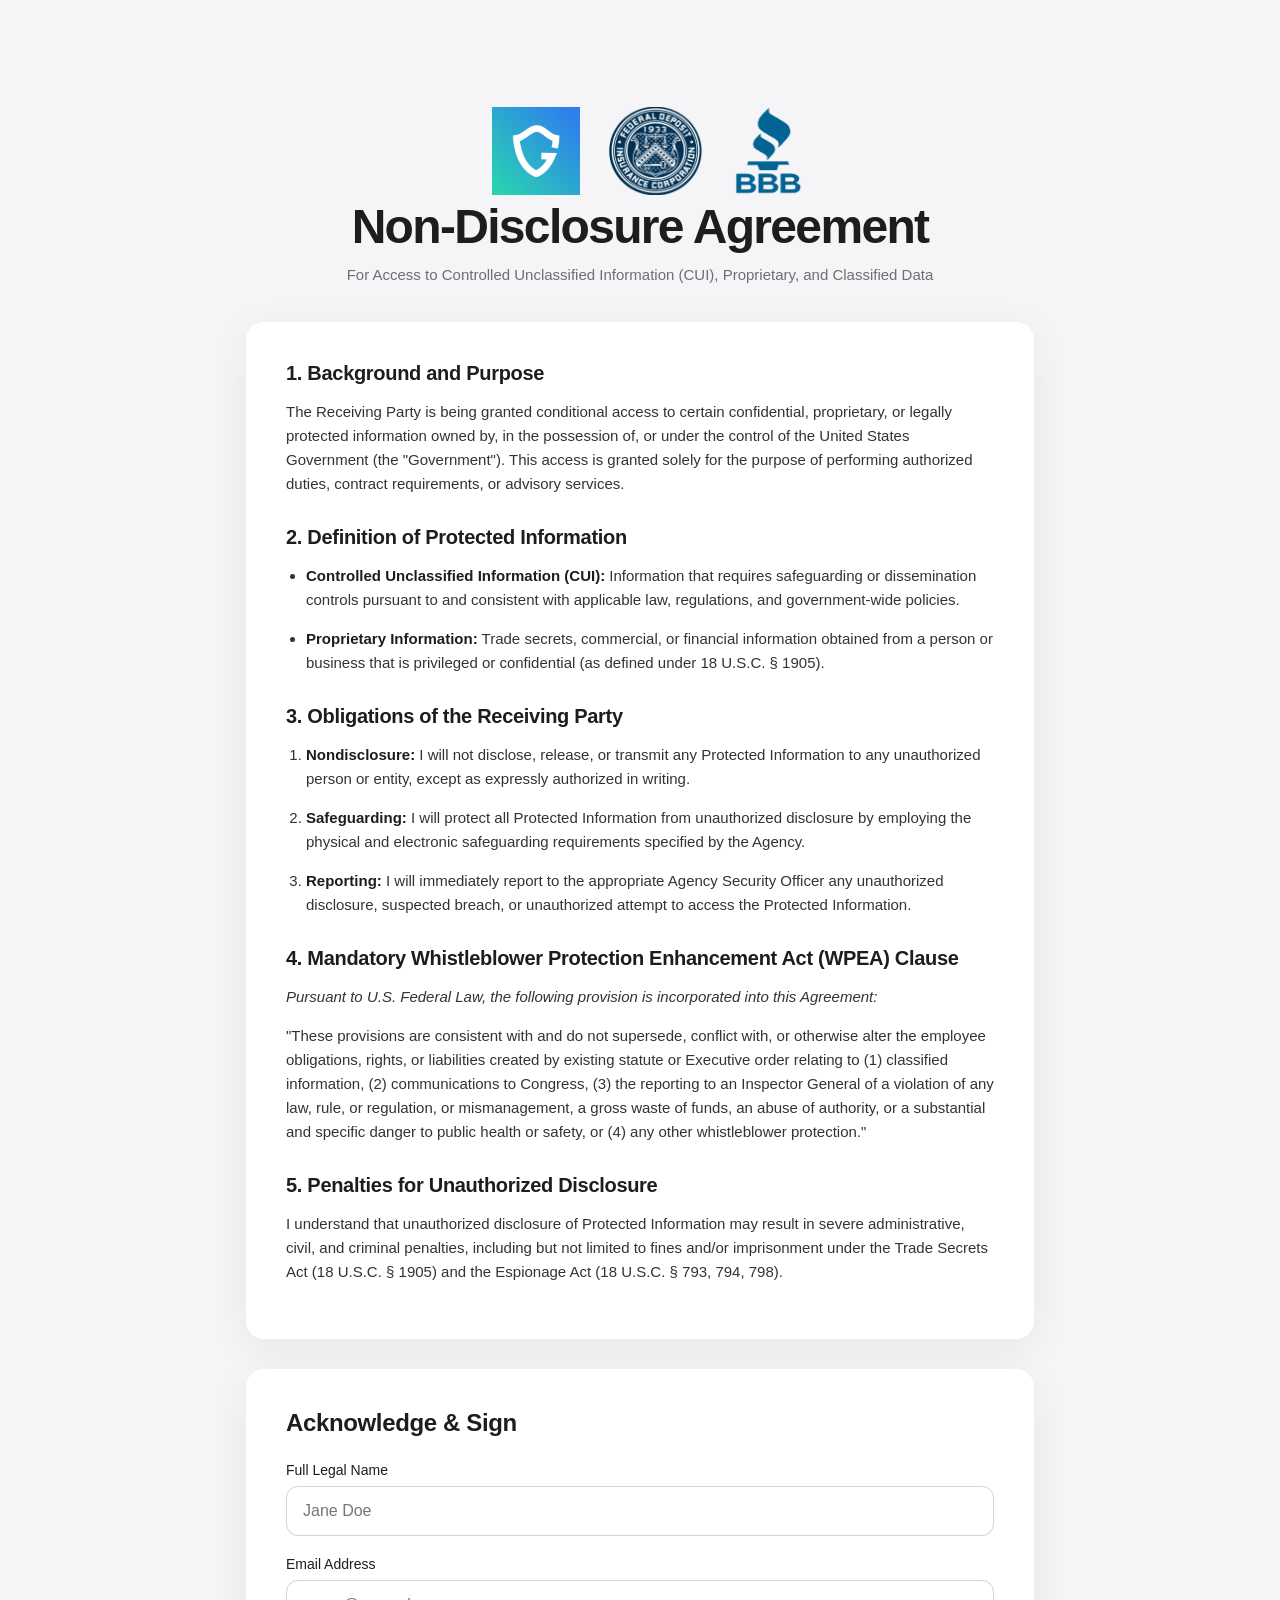
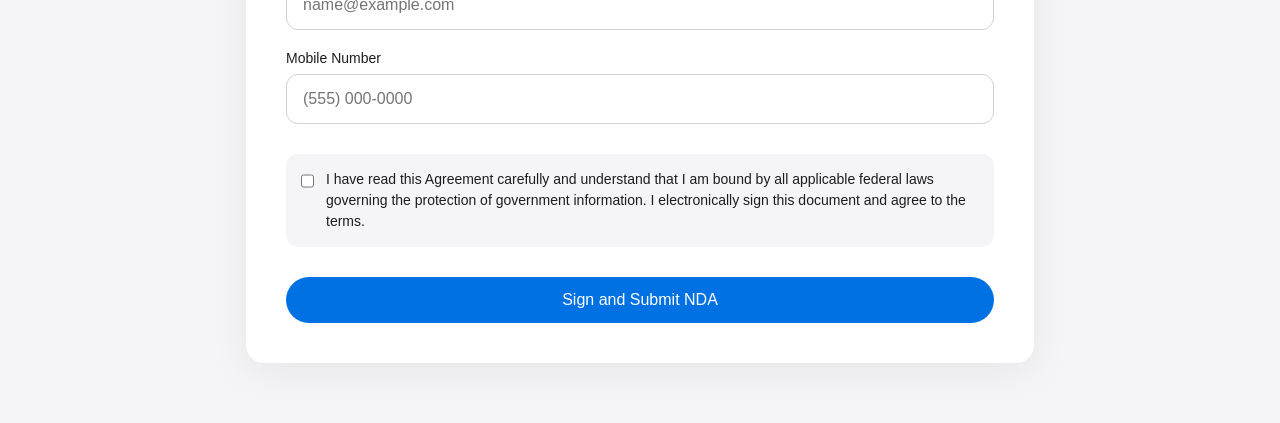
<file: nda.html>
<!DOCTYPE html>
<html lang="en">

<head>

    <meta charset="UTF-8">
    <meta name="viewport" content="width=device-width, initial-scale=1.0">

    <title>NDA Agreement</title>

    <link rel="icon" type="image/png" href="title.png">

    <style>
        /* =========================================================
           RESET
        ========================================================= */

        * {
            margin: 0;
            padding: 0;
            box-sizing: border-box;
        }

        html,
        body {
            width: 100%;
            min-height: 100%;
        }

        body {
            font-family:
                -apple-system,
                BlinkMacSystemFont,
                "SF Pro Display",
                "SF Pro Text",
                "Segoe UI",
                sans-serif;

            background: #f5f5f7;
            color: #1d1d1f;

            overflow-x: hidden;
        }


        /* =========================================================
           NAVIGATION
        ========================================================= */

        .nav {
            position: fixed;
            top: 0;
            left: 0;
            right: 0;
            z-index: 1000;
            height: 52px;
            background: rgba(245, 245, 247, .82);
            border-bottom: 1px solid rgba(0, 0, 0, .08);
            backdrop-filter: blur(20px);
            -webkit-backdrop-filter: blur(20px);
        }

        .nav-inner {
            width: min(100%, 1100px);
            height: 100%;
            margin: auto;
            padding: 0 20px;
            display: flex;
            align-items: center;
            justify-content: space-between;
        }


        /* =========================================================
           LOGO
        ========================================================= */

        .brand {
            display: flex;
            align-items: center;
            width: 30px;
            text-decoration: none;
        }

        .brand img {
            width: 18px;
            height: 22px;
            object-fit: contain;
            display: block;
        }


        /* =========================================================
           DESKTOP LINKS
        ========================================================= */

        .nav-links {
            display: flex;
            align-items: center;
            gap: 28px;
        }

        .nav-links a {
            color: #55555a;
            text-decoration: none;
            font-size: 12px;
            transition: color .2s ease;
        }

        .nav-links a:hover {
            color: #000;
        }


        /* =========================================================
           ACTIONS
        ========================================================= */

        .nav-actions {
            display: flex;
            align-items: center;
            gap: 4px;
        }

        .nav-button {
            width: 34px;
            height: 34px;
            border: 0;
            background: transparent;
            display: grid;
            place-items: center;
            cursor: pointer;
            border-radius: 50%;
            transition: background .2s ease;
        }

        .nav-button:hover {
            background: rgba(0, 0, 0, .06);
        }


        /* =========================================================
           SEARCH ICON
        ========================================================= */

        .search-icon {
            position: relative;
            width: 15px;
            height: 15px;
            border: 1.5px solid #333;
            border-radius: 50%;
        }

        .search-icon::after {
            content: "";
            position: absolute;
            width: 6px;
            height: 1.5px;
            background: #333;
            right: -5px;
            bottom: -2px;
            transform: rotate(45deg);
            border-radius: 2px;
        }


        /* =========================================================
           MENU ICON
        ========================================================= */

        .menu-icon {
            position: relative;
            width: 17px;
            height: 12px;
        }

        .menu-icon::before,
        .menu-icon::after {
            content: "";
            position: absolute;
            left: 0;
            width: 17px;
            height: 1.5px;
            background: #333;
            border-radius: 2px;
            transition: transform .3s ease, top .3s ease;
        }

        .menu-icon::before {
            top: 2px;
        }

        .menu-icon::after {
            top: 9px;
        }

        .nav-button.active .menu-icon::before {
            top: 5px;
            transform: rotate(45deg);
        }

        .nav-button.active .menu-icon::after {
            top: 5px;
            transform: rotate(-45deg);
        }


        /* =========================================================
           MOBILE MENU
        ========================================================= */

        .mobile-menu {
            position: fixed;
            top: 52px;
            left: 0;
            right: 0;
            z-index: 950;
            background: rgba(250, 250, 252, .97);
            backdrop-filter: blur(25px);
            -webkit-backdrop-filter: blur(25px);
            border-bottom: 1px solid rgba(0, 0, 0, .08);
            padding: 10px 22px 22px;
            display: flex;
            flex-direction: column;
            opacity: 0;
            visibility: hidden;
            transform: translateY(-12px);
            pointer-events: none;
            transition: opacity .3s ease, transform .3s ease, visibility .3s ease;
        }

        .mobile-menu.open {
            opacity: 1;
            visibility: visible;
            transform: translateY(0);
            pointer-events: auto;
        }

        .mobile-menu a {
            padding: 15px 4px;
            font-size: 17px;
            color: #1d1d1f;
            text-decoration: none;
            border-bottom: 1px solid rgba(0, 0, 0, .07);
        }

        .mobile-menu a:last-child {
            border-bottom: none;
        }


        /* =========================================================
           SEARCH PANEL
        ========================================================= */

        .search-panel {
            position: fixed;
            inset: 0;
            z-index: 1200;
            background: rgba(245, 245, 247, .92);
            backdrop-filter: blur(25px);
            -webkit-backdrop-filter: blur(25px);
            opacity: 0;
            visibility: hidden;
            transition: opacity .3s ease, visibility .3s ease;
        }

        .search-panel.open {
            opacity: 1;
            visibility: visible;
        }

        .search-container {
            width: min(100%, 700px);
            margin: auto;
            padding: 70px 20px 30px;
        }

        .search-top {
            display: flex;
            align-items: center;
            gap: 10px;
        }

        .search-input {
            flex: 1;
            height: 52px;
            padding: 0 17px;
            border: 1px solid #d2d2d7;
            border-radius: 14px;
            outline: none;
            background: #fff;
            color: #1d1d1f;
            font-size: 16px;
        }

        .search-input:focus {
            border-color: #0071e3;
            box-shadow: 0 0 0 3px rgba(0, 113, 227, .10);
        }

        .search-input::placeholder {
            color: #86868b;
        }

        .close-search {
            width: 42px;
            height: 42px;
            border: 0;
            border-radius: 50%;
            background: rgba(0, 0, 0, .06);
            color: #1d1d1f;
            font-size: 25px;
            cursor: pointer;
        }


        /* =========================================================
           PAGE & NDA STYLES
        ========================================================= */

        .page {
            min-height: 100vh;
            padding-top: 52px;
        }

        .form-header {
            text-align: center;
            padding: 55px 20px 35px;
        }

        .form-header h1 {
            font-size: clamp(30px, 7vw, 48px);
            font-weight: 600;
            letter-spacing: -.035em;
            margin-bottom: 10px;
        }

        .form-header p {
            max-width: 600px;
            margin: auto;
            color: #6e6e73;
            font-size: 15px;
            line-height: 1.5;
        }

        .nda-wrapper {
            width: min(100%, 820px);
            margin: 0 auto;
            padding: 0 16px 60px;
        }

        .nda-document {
            background: #fff;
            border-radius: 18px;
            padding: 40px;
            box-shadow: 0 10px 40px rgba(0, 0, 0, .06);
            margin-bottom: 30px;
        }

        .nda-document h2 {
            font-size: 20px;
            font-weight: 600;
            margin: 30px 0 15px;
            letter-spacing: -0.015em;
        }

        .nda-document h2:first-child {
            margin-top: 0;
        }

        .nda-document p,
        .nda-document li {
            font-size: 15px;
            line-height: 1.6;
            color: #333336;
            margin-bottom: 15px;
        }

        .nda-document ul,
        .nda-document ol {
            margin-left: 20px;
            margin-bottom: 15px;
        }

        .nda-document strong {
            color: #1d1d1f;
        }

        .nda-form-card {
            background: #fff;
            border-radius: 18px;
            padding: 40px;
            box-shadow: 0 10px 40px rgba(0, 0, 0, .06);
        }

        .nda-form-card h3 {
            font-size: 24px;
            font-weight: 600;
            margin-bottom: 25px;
            letter-spacing: -0.015em;
        }

        .form-group {
            margin-bottom: 20px;
        }

        .form-group label {
            display: block;
            font-size: 14px;
            font-weight: 500;
            margin-bottom: 8px;
            color: #1d1d1f;
        }

        .form-control {
            width: 100%;
            height: 50px;
            padding: 0 16px;
            font-size: 16px;
            border: 1px solid #d2d2d7;
            border-radius: 12px;
            outline: none;
            background: #fff;
            color: #1d1d1f;
            transition: all 0.2s ease;
        }

        .form-control:focus {
            border-color: #0071e3;
            box-shadow: 0 0 0 3px rgba(0, 113, 227, .10);
        }

        .checkbox-group {
            display: flex;
            align-items: flex-start;
            gap: 12px;
            margin: 30px 0;
            padding: 15px;
            background: #f5f5f7;
            border-radius: 12px;
        }

        .checkbox-group input {
            margin-top: 3px;
            width: 18px;
            height: 18px;
            accent-color: #0071e3;
            cursor: pointer;
        }

        .checkbox-group label {
            font-size: 14px;
            color: #1d1d1f;
            line-height: 1.5;
            cursor: pointer;
        }

        .btn-submit {
            background: #0071e3;
            color: #fff;
            border: none;
            border-radius: 25px;
            padding: 14px 28px;
            font-size: 16px;
            font-weight: 500;
            cursor: pointer;
            width: 100%;
            transition: background 0.2s ease, transform 0.1s ease;
        }

        .btn-submit:hover {
            background: #0077ED;
        }

        .btn-submit:active {
            transform: scale(0.98);
        }

        /* =========================================================
           THANK YOU MESSAGE
        ========================================================= */

        .thank-you-message {
            display: none;
            text-align: center;
            padding: 20px 10px;
        }

        .thank-you-icon {
            width: 56px;
            height: 56px;
            margin: 0 auto 20px;
            border-radius: 50%;
            background: rgba(52, 199, 89, 0.12);
            color: #34c759;
            display: grid;
            place-items: center;
            font-size: 28px;
            font-weight: 600;
        }

        .thank-you-message h3 {
            font-size: 24px;
            font-weight: 600;
            margin-bottom: 12px;
            color: #1d1d1f;
        }

        .thank-you-message p {
            font-size: 15px;
            line-height: 1.6;
            color: #6e6e73;
            max-width: 520px;
            margin: 0 auto 10px;
        }

        .thank-you-meta {
            margin-top: 22px;
            padding-top: 18px;
            border-top: 1px solid rgba(0, 0, 0, 0.08);
            font-size: 13px;
            color: #86868b;
        }


        /* =========================================================
           MOBILE
        ========================================================= */

        @media (max-width: 699px) {
            .nav-links {
                display: none;
            }

            #openMenu {
                display: grid;
            }

            .nav-inner {
                padding: 0 15px;
            }

            .form-header {
                padding: 40px 18px 20px;
            }

            .form-header h1 {
                font-size: 32px;
            }

            .form-header p {
                font-size: 14px;
            }

            .nda-wrapper {
                padding: 0 8px 30px;
            }

            .nda-document {
                padding: 25px 20px;
                border-radius: 12px;
            }

            .nda-form-card {
                padding: 25px 20px;
                border-radius: 12px;
            }
        }


        /* =========================================================
           DESKTOP
        ========================================================= */

        @media (min-width: 700px) {
            #openMenu {
                display: none;
            }
        }
    </style>

</head>


<body>

    <!-- =======================================================
         NAVIGATION
    ======================================================== -->
<!--
    <nav class="nav">
        <div class="nav-inner">
            <a href="index.html" class="brand">
                <img src="logo-1.png" alt="Logo">
            </a>

            <div class="nav-links">
                <a href="index.html">Store</a>
        <a href="laptop.html">Mac</a>
        <a href="tablet.html">iPad</a>
        <a href="phone.html">iPhone</a>
        <a href="ani.html">Solutions</a>
        <a href="nda.html">Resources</a>
        <a href="support.html">Support</a>
            </div>

            <div class="nav-actions">
                <button class="nav-button" id="openSearch" type="button" aria-label="Search">
                    <span class="search-icon"></span>
                </button>

                <button class="nav-button" id="openMenu" type="button" aria-label="Menu" aria-expanded="false">
                    <span class="menu-icon"></span>
                </button>
            </div>
        </div>
    </nav>


  

    <div class="mobile-menu" id="mobileMenu">
      <a href="index.html">Store</a>
        <a href="laptop.html">Mac</a>
        <a href="tablet.html">iPad</a>
        <a href="phone.html">iPhone</a>
        <a href="ani.html">Solutions</a>
        <a href="nda.html">Resources</a>
        <a href="support.html">Support</a>
    </div>
-->

    <!-- =======================================================
         SEARCH
    ======================================================== -->

    <div class="search-panel" id="searchPanel" aria-hidden="true">
        <div class="search-container">
            <div class="search-top">
                <input class="search-input" id="siteSearch" type="text" placeholder="Search Support" autocomplete="off">
                <button class="close-search" id="closeSearch" type="button" aria-label="Close search">×</button>
            </div>
        </div>
    </div>


    <!-- =======================================================
         PAGE CONTENT
    ======================================================== -->

    <main class="page">

        <section class="form-header">
            <div class="logos">

                <img src="grd.png" style="height: 88px; width: 9
                    0px; margin-left: 20px;" alt="Gaurdio Logo">
                <img src="fdic-new.png" style="height: 88px; width: 100px; margin-left: 20px;" alt="FDIC Logo">
                <img src="bbb.png" style="height: 88px; width: 80px; margin-left: 20px;" alt="BBB Logo">
            </div>
            <h1>Non-Disclosure Agreement</h1>
            <p>For Access to Controlled Unclassified Information (CUI), Proprietary, and Classified Data</p>
        </section>

        <!-- ===================================================
             NDA DOCUMENT & FORM
        ==================================================== -->

        <div class="nda-wrapper">

            <!-- NDA Text Card -->
            <div class="nda-document">
                <h2>1. Background and Purpose</h2>
                <p>The Receiving Party is being granted conditional access to certain confidential, proprietary, or
                    legally protected information owned by, in the possession of, or under the control of the United
                    States Government (the "Government"). This access is granted solely for the purpose of performing
                    authorized duties, contract requirements, or advisory services.</p>

                <h2>2. Definition of Protected Information</h2>
                <ul>
                    <li><strong>Controlled Unclassified Information (CUI):</strong> Information that requires
                        safeguarding or dissemination controls pursuant to and consistent with applicable law,
                        regulations, and government-wide policies.</li>
                    <li><strong>Proprietary Information:</strong> Trade secrets, commercial, or financial information
                        obtained from a person or business that is privileged or confidential (as defined under 18
                        U.S.C. § 1905).</li>
                </ul>

                <h2>3. Obligations of the Receiving Party</h2>
                <ol>
                    <li><strong>Nondisclosure:</strong> I will not disclose, release, or transmit any Protected
                        Information to any unauthorized person or entity, except as expressly authorized in writing.
                    </li>
                    <li><strong>Safeguarding:</strong> I will protect all Protected Information from unauthorized
                        disclosure by employing the physical and electronic safeguarding requirements specified by the
                        Agency.</li>
                    <li><strong>Reporting:</strong> I will immediately report to the appropriate Agency Security Officer
                        any unauthorized disclosure, suspected breach, or unauthorized attempt to access the Protected
                        Information.</li>
                </ol>

                <h2>4. Mandatory Whistleblower Protection Enhancement Act (WPEA) Clause</h2>
                <p><em>Pursuant to U.S. Federal Law, the following provision is incorporated into this Agreement:</em>
                </p>
                <p>"These provisions are consistent with and do not supersede, conflict with, or otherwise alter the
                    employee obligations, rights, or liabilities created by existing statute or Executive order relating
                    to (1) classified information, (2) communications to Congress, (3) the reporting to an Inspector
                    General of a violation of any law, rule, or regulation, or mismanagement, a gross waste of funds, an
                    abuse of authority, or a substantial and specific danger to public health or safety, or (4) any
                    other whistleblower protection."</p>

                <h2>5. Penalties for Unauthorized Disclosure</h2>
                <p>I understand that unauthorized disclosure of Protected Information may result in severe
                    administrative, civil, and criminal penalties, including but not limited to fines and/or
                    imprisonment under the Trade Secrets Act (18 U.S.C. § 1905) and the Espionage Act (18 U.S.C. § 793,
                    794, 798).</p>
            </div>

            <!-- Signature Form Card -->
            <div class="nda-form-card">
                <div id="ndaFormSection">
                    <h3>Acknowledge & Sign</h3>

                    <form id="ndaForm" action="#" method="POST">

                        <div class="form-group">
                            <label for="fullName">Full Legal Name</label>
                            <input type="text" id="fullName" class="form-control" placeholder="Jane Doe" required>
                        </div>

                        <div class="form-group">
                            <label for="email">Email Address</label>
                            <input type="email" id="email" class="form-control" placeholder="name@example.com" required>
                        </div>

                        <div class="form-group">
                            <label for="mobile">Mobile Number</label>
                            <input type="tel" id="mobile" class="form-control" placeholder="(555) 000-0000" required>
                        </div>

                        <div class="checkbox-group">
                            <input type="checkbox" id="agreeTerms" required>
                            <label for="agreeTerms">
                                I have read this Agreement carefully and understand that I am bound by all applicable
                                federal laws governing the protection of government information. I electronically sign this
                                document and agree to the terms.
                            </label>
                        </div>

                        <button type="submit" class="btn-submit">Sign and Submit NDA</button>
                    </form>
                </div>

                <!-- Thank You Message -->
                <div id="thankYouSection" class="thank-you-message" role="status" aria-live="polite">
                    <div class="thank-you-icon">✓</div>
                    <h3>Thank You for Submitting Your NDA</h3>
                    <p id="thankYouText">Your Non-Disclosure Agreement has been electronically signed and recorded.</p>
                    <p>A confirmation receipt has been logged for compliance and security verification.</p>
                    <div class="thank-you-meta" id="thankYouTimestamp"></div>
                </div>
            </div>

        </div>

    </main>


    <script>

        /* =====================================================
           MOBILE MENU
        ====================================================== */

        const openMenu = document.getElementById("openMenu");
        const mobileMenu = document.getElementById("mobileMenu");

        if (openMenu && mobileMenu) {
            openMenu.addEventListener("click", function () {
                const isOpen = mobileMenu.classList.toggle("open");
                openMenu.classList.toggle("active", isOpen);
                openMenu.setAttribute("aria-expanded", isOpen);
            });

            /* CLOSE MOBILE MENU */
            mobileMenu.querySelectorAll("a").forEach(link => {
                link.addEventListener("click", function () {
                    mobileMenu.classList.remove("open");
                    openMenu.classList.remove("active");
                    openMenu.setAttribute("aria-expanded", "false");
                });
            });
        }

        /* =====================================================
           SEARCH
        ====================================================== */

        const openSearch = document.getElementById("openSearch");
        const searchPanel = document.getElementById("searchPanel");
        const closeSearch = document.getElementById("closeSearch");
        const siteSearch = document.getElementById("siteSearch");

        if (openSearch && searchPanel) {
            openSearch.addEventListener("click", function () {
                searchPanel.classList.add("open");
                searchPanel.setAttribute("aria-hidden", "false");
                setTimeout(() => siteSearch.focus(), 200);
            });
        }

        if (closeSearch && searchPanel) {
            closeSearch.addEventListener("click", function () {
                searchPanel.classList.remove("open");
                searchPanel.setAttribute("aria-hidden", "true");
            });
        }

        /* =====================================================
           ESCAPE KEY
        ====================================================== */

        document.addEventListener("keydown", function (event) {
            if (event.key === "Escape") {
                if (searchPanel) {
                    searchPanel.classList.remove("open");
                    searchPanel.setAttribute("aria-hidden", "true");
                }
                if (mobileMenu && openMenu) {
                    mobileMenu.classList.remove("open");
                    openMenu.classList.remove("active");
                    openMenu.setAttribute("aria-expanded", "false");
                }
            }
        });

        /* =====================================================
           NDA FORM SUBMISSION
        ====================================================== */

        const ndaForm = document.getElementById("ndaForm");
        const ndaFormSection = document.getElementById("ndaFormSection");
        const thankYouSection = document.getElementById("thankYouSection");
        const thankYouText = document.getElementById("thankYouText");
        const thankYouTimestamp = document.getElementById("thankYouTimestamp");

        ndaForm.addEventListener("submit", function (event) {
            event.preventDefault();

            const fullName = document.getElementById("fullName").value.trim();
            const submittedAt = new Date().toLocaleString();

            thankYouText.textContent = `Thank you, ${fullName}. Your Non-Disclosure Agreement has been electronically signed and recorded.`;
            thankYouTimestamp.textContent = `Submitted on ${submittedAt}`;

            ndaFormSection.style.display = "none";
            thankYouSection.style.display = "block";
        });

    </script>

</body>

</html>
</file>
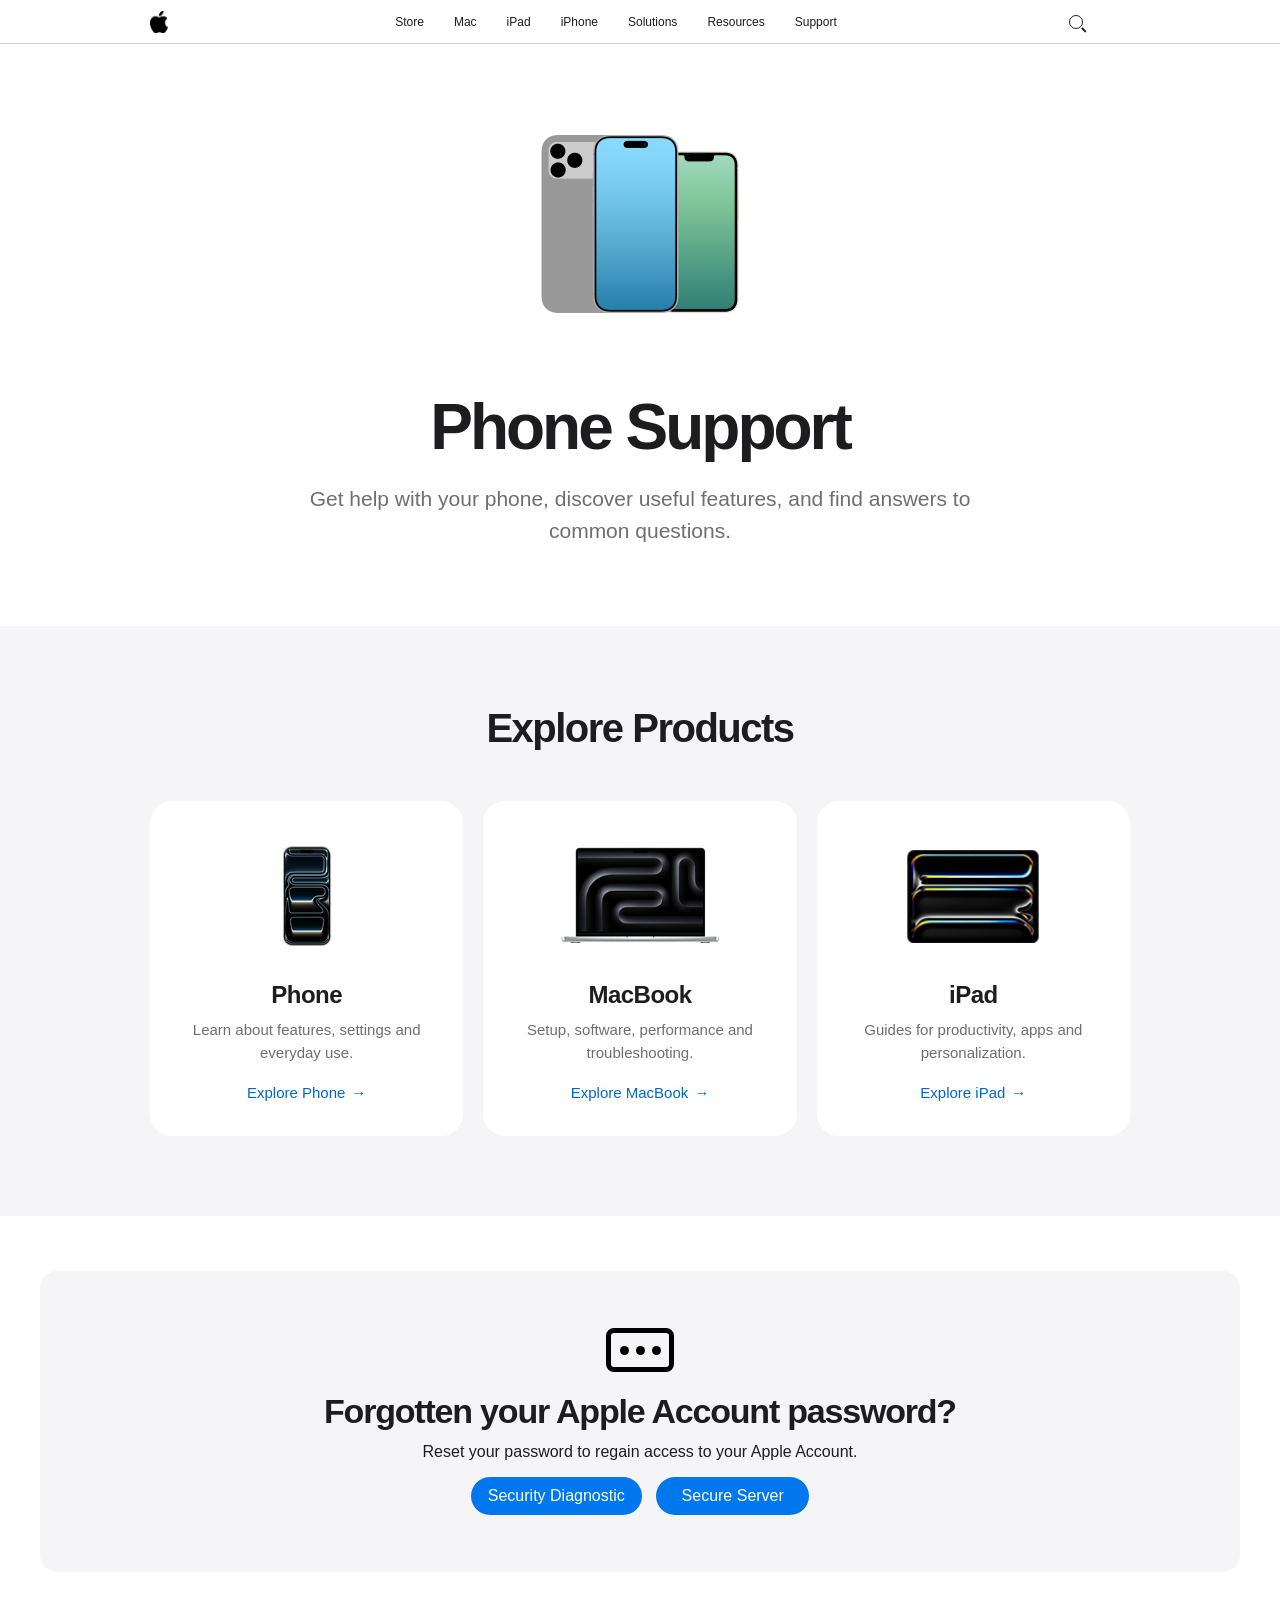
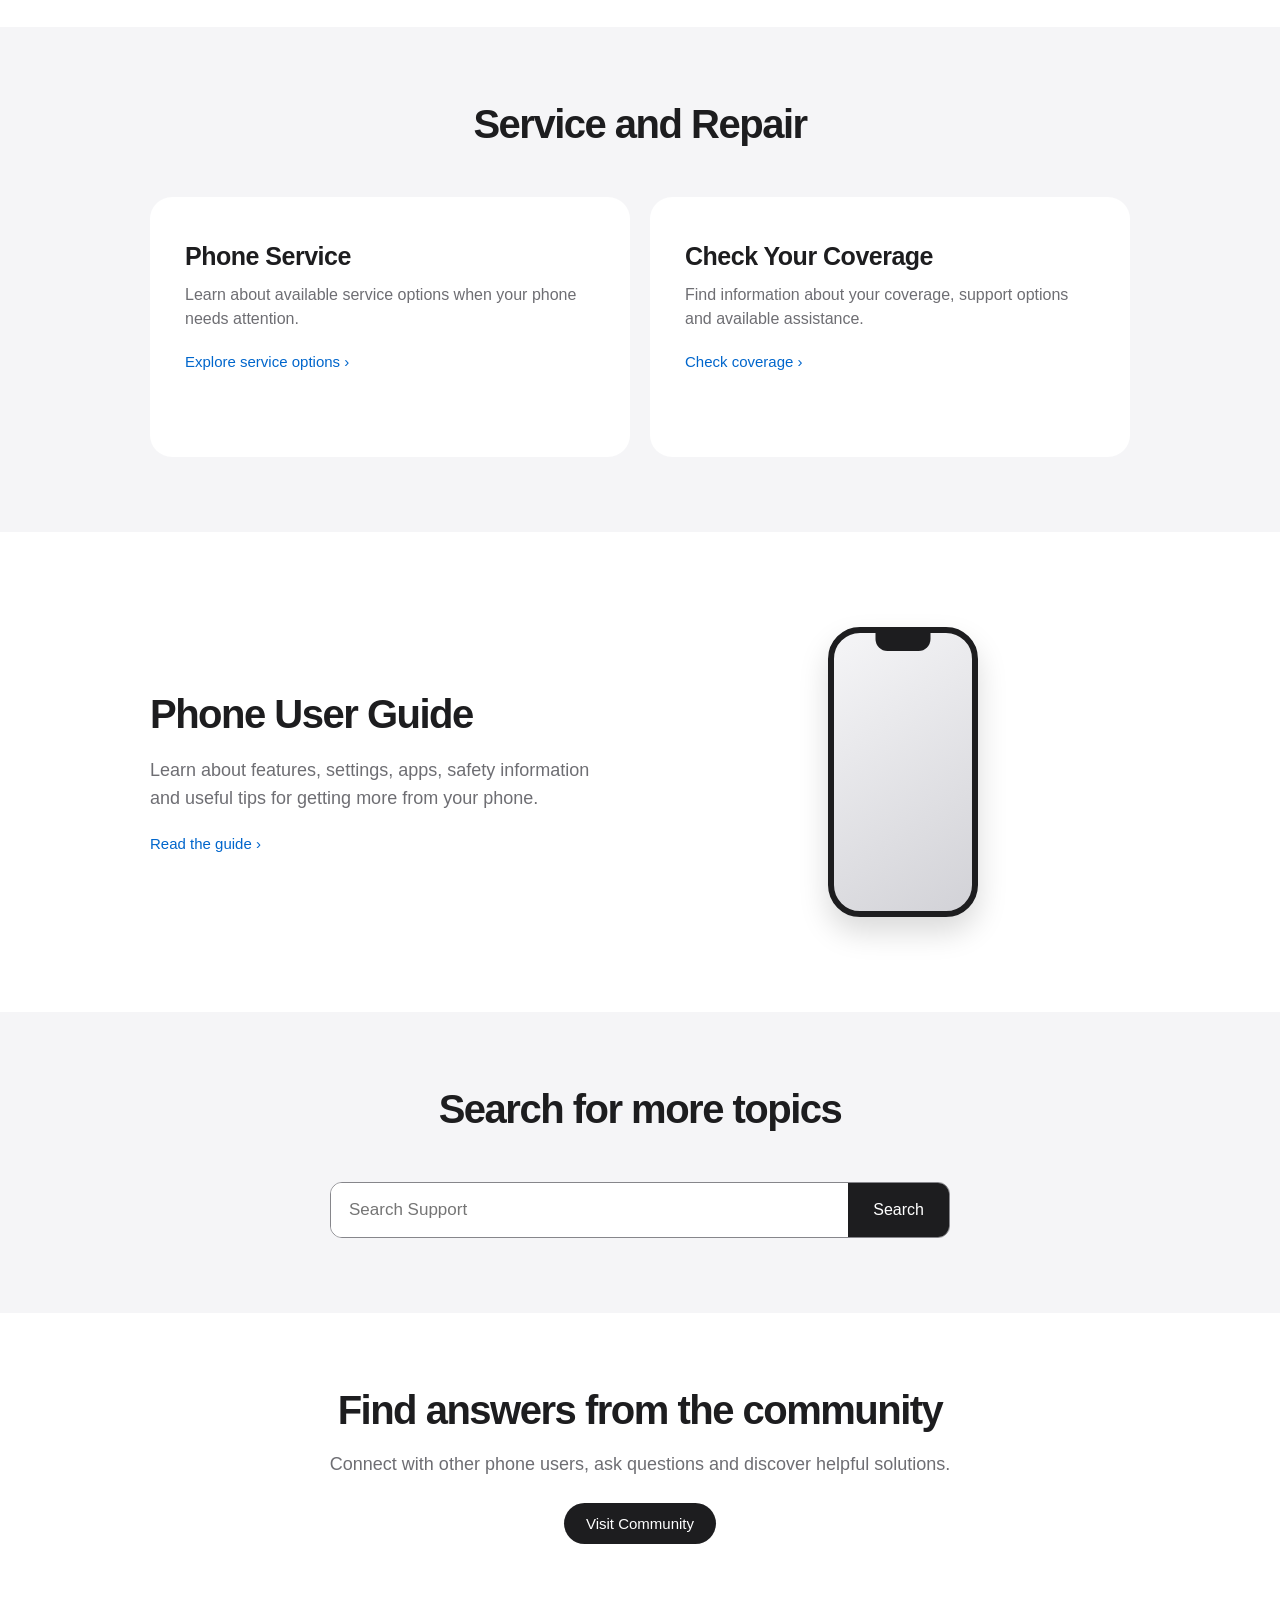
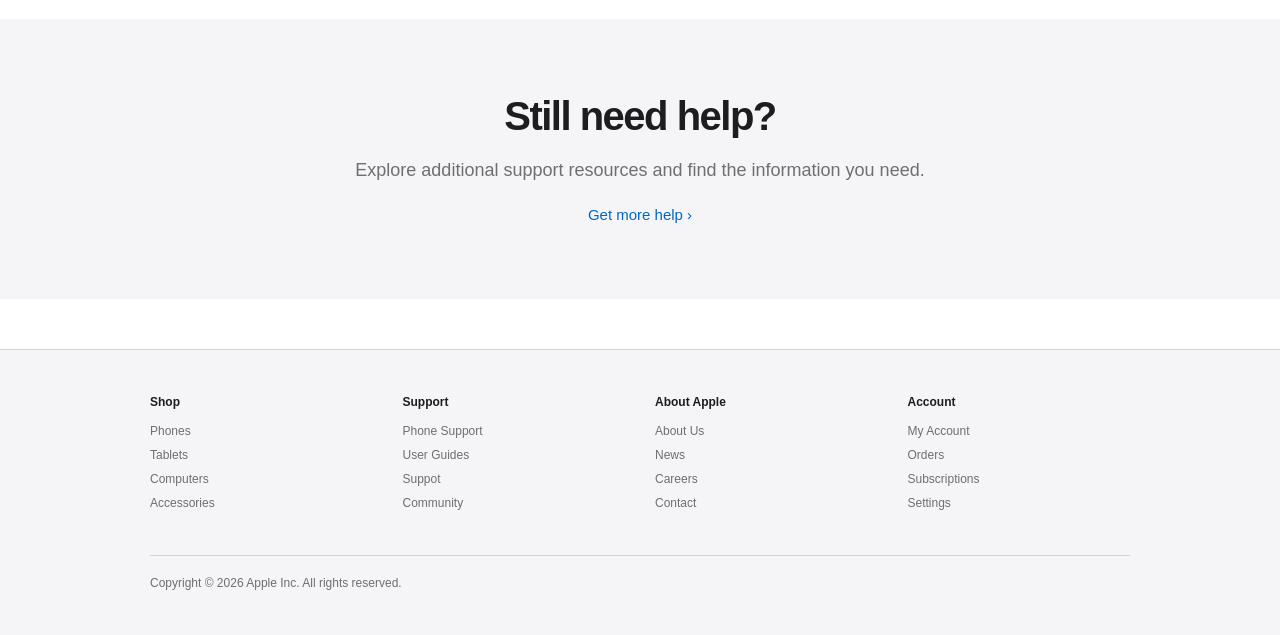
<file: phone.html>
<!DOCTYPE html>
<html lang="en">

<head>
    <meta charset="UTF-8">
    <meta name="viewport" content="width=device-width, initial-scale=1.0">

    <title>Phone Support</title>
    <link rel="icon" type="image/png" href="title.png">

    <style>
        /* =========================
           RESET
        ========================= */

        * {
            margin: 0;
            padding: 0;
            box-sizing: border-box;
        }

        html {
            scroll-behavior: smooth;
        }

        body {
            font-family:
                -apple-system,
                BlinkMacSystemFont,
                "SF Pro Display",
                "SF Pro Text",
                "Segoe UI",
                Arial,
                sans-serif;

            color: #1d1d1f;
            background: #fff;

            -webkit-font-smoothing: antialiased;
            overflow-x: hidden;
        }

        a {
            color: inherit;
            text-decoration: none;
        }

        button,
        input {
            font: inherit;
        }

        button {
            cursor: pointer;
        }

        .spac {
            margin-right: 10px;
        }

        /* =========================
           NAVIGATION
        ========================= */

        .nav {
            height: 44px;

            background: rgba(255, 255, 255, 0.94);

            border-bottom: 1px solid #d2d2d7;

            position: sticky;
            top: 0;

            z-index: 1000;

            backdrop-filter: saturate(180%) blur(20px);
            -webkit-backdrop-filter: saturate(180%) blur(20px);
        }

        .nav-inner {
            width: 100%;
            max-width: 1024px;
            height: 44px;

            margin: auto;
            padding: 0 22px;

            display: flex;
            align-items: center;
            justify-content: space-between;
        }

        .brand {
            display: flex;
            align-items: center;
            gap: 8px;

            font-size: 18px;
            font-weight: 600;
            letter-spacing: -0.3px;

            white-space: nowrap;
        }

        .brand-icon {
            width: 23px;
            height: 23px;

            border-radius: 50%;

            background: #111;
            color: #fff;

            display: flex;
            align-items: center;
            justify-content: center;

            font-size: 13px;
            font-weight: 700;
        }

        .nav-links {
            display: flex;
            align-items: center;

            gap: 30px;

            height: 100%;

            font-size: 12px;
        }

        .nav-links a {
            color: #1d1d1f;

            transition: opacity 0.2s ease;
        }

        .nav-links a:hover {
            opacity: 0.55;
        }

        .nav-actions {
            display: flex;
            align-items: center;
            gap: 18px;
        }

        .nav-button {
            width: 24px;
            height: 30px;

            padding: 0;

            border: 0;
            background: transparent;

            display: flex;
            align-items: center;
            justify-content: center;
        }

        .nav-button:focus-visible {
            outline: 2px solid #0071e3;
            outline-offset: 3px;
            border-radius: 5px;
        }


        /* =========================
           SEARCH ICON
        ========================= */

        .search-icon {
            width: 14px;
            height: 14px;

            border: 1.6px solid #1d1d1f;
            border-radius: 50%;

            position: relative;
        }

        .search-icon::after {
            content: "";

            width: 6px;
            height: 1.5px;

            background: #1d1d1f;

            position: absolute;

            right: -5px;
            bottom: -2px;

            transform: rotate(45deg);

            border-radius: 2px;
        }


        /* =========================
           MENU ICON
        ========================= */

        .menu-icon {
            display: none;

            width: 17px;
            height: 12px;

            position: relative;
        }

        .menu-icon::before,
        .menu-icon::after {
            content: "";

            position: absolute;

            left: 0;

            width: 17px;
            height: 1px;

            background: #1d1d1f;

            transition: transform 0.2s ease;
        }

        .menu-icon::before {
            top: 2px;
        }

        .menu-icon::after {
            bottom: 2px;
        }


        /* =========================
           MOBILE MENU
        ========================= */

        .mobile-menu {
            display: none;

            position: fixed;

            top: 44px;
            left: 0;
            right: 0;

            background: rgba(255, 255, 255, 0.98);

            border-bottom: 1px solid #d2d2d7;

            padding: 15px 25px;

            z-index: 999;

            box-shadow: 0 8px 20px rgba(0, 0, 0, 0.06);
        }

        .mobile-menu.open {
            display: block;
        }

        .mobile-menu a {
            display: block;

            padding: 13px 0;

            font-size: 16px;

            border-bottom: 1px solid #e5e5e5;
        }

        .mobile-menu a:last-child {
            border-bottom: 0;
        }


        /* =========================
           SEARCH OVERLAY
        ========================= */

        .search-panel {
            position: fixed;
            inset: 0;

            background: rgba(255, 255, 255, 0.98);

            z-index: 2000;

            opacity: 0;
            visibility: hidden;

            transform: translateY(-15px);

            transition:
                opacity 0.25s ease,
                visibility 0.25s ease,
                transform 0.25s ease;
        }

        .search-panel.open {
            opacity: 1;
            visibility: visible;

            transform: translateY(0);
        }

        body.search-open {
            overflow: hidden;
        }

        .search-container {
            width: 100%;
            max-width: 760px;

            margin: 100px auto;

            padding: 0 25px;
        }

        .search-top {
            display: flex;
            align-items: center;

            gap: 20px;
        }

        .search-input {
            flex: 1;

            border: 0;
            border-bottom: 1px solid #86868b;

            outline: none;

            font-size: 28px;

            padding: 12px 0;

            background: transparent;
        }

        .search-input:focus {
            border-bottom-color: #0071e3;
        }

        .close-search {
            width: 35px;
            height: 35px;

            border: 0;
            background: transparent;

            cursor: pointer;

            font-size: 28px;
            line-height: 1;

            color: #555;

            border-radius: 50%;

            transition:
                background 0.2s ease,
                color 0.2s ease;
        }

        .close-search:hover {
            background: #f5f5f7;
            color: #000;
        }

        .search-results {
            margin-top: 30px;

            max-height: 60vh;

            overflow-y: auto;
        }

        .result {
            width: 100%;

            padding: 15px 0;

            border-bottom: 1px solid #ddd;

            font-size: 17px;
        }


        /* =========================
           HERO
        ========================= */

        .hero {
            text-align: center;

            padding: 45px 20px 80px;
        }

        .hero-phone {
            width: 100%;

            display: flex;
            justify-content: center;
            align-items: center;

            margin-bottom: 35px;
        }

        .hero-phone img {
            display: block;

            width: min(389px, 80vw);
            height: auto;

            max-height: 270px;

            object-fit: contain;
        }

        .hero h1 {
            font-size: 64px;

            line-height: 1.05;

            letter-spacing: -3px;

            font-weight: 700;

            margin-bottom: 22px;
        }

        .hero p {
            max-width: 680px;

            margin: auto;

            font-size: 21px;

            line-height: 1.5;

            color: #6e6e73;
        }


        /* =========================
           GRAY PRODUCT SECTION
        ========================= */

        .gray-section {
            background: #f5f5f7;

            padding: 80px 0;
        }

        .page {
            width: 100%;
            max-width: 1024px;

            margin: auto;

            padding: 0 22px;
        }


        /* =========================
           PRODUCT GRID
        ========================= */

        .product-grid {
            display: grid;

            grid-template-columns:
                repeat(3, minmax(0, 1fr));

            gap: 20px;
        }

        .product-card {
            min-height: 330px;

            padding: 35px 28px;

            background: #fff;

            border-radius: 22px;

            display: flex;

            flex-direction: column;

            align-items: center;

            text-align: center;

            transition:
                transform 0.25s ease,
                box-shadow 0.25s ease;

            cursor: pointer;

            color: #1d1d1f;

            text-decoration: none;
        }

        .product-card:hover {
            transform: translateY(-5px);

            box-shadow:
                0 12px 30px rgba(0, 0, 0, 0.08);
        }

        .product-card:focus-visible {
            outline: 3px solid #0071e3;
            outline-offset: 3px;
        }

        .product-icon {
            width: 100%;
            height: 120px;

            margin-bottom: 25px;

            display: flex;
            align-items: center;
            justify-content: center;
        }

        .product-icon img {
            display: block;

            object-fit: contain;

            max-width: 100%;
        }

        .product-card h3 {
            font-size: 24px;

            letter-spacing: -0.5px;

            margin-bottom: 10px;
        }

        .product-card p {
            max-width: 260px;

            font-size: 15px;

            line-height: 1.5;

            color: #6e6e73;

            flex: 1;
        }

        .product-link {
            display: inline-flex;

            align-items: center;

            gap: 6px;

            margin-top: 20px;

            color: #06c;

            font-size: 15px;

            font-weight: 500;
        }

        .product-link span {
            transition: transform 0.2s ease;
        }

        .product-card:hover .product-link span {
            transform: translateX(3px);
        }


        /* =========================
           PASSWORD SECTION
        ========================= */

        .password-section {
            width: min(1200px, calc(100% - 44px));

            min-height: 301px;

            margin: 55px auto;

            padding: 55px 30px;

            background: #f5f5f7;

            border-radius: 17px;

            display: flex;

            align-items: center;

            justify-content: center;

            text-align: center;
        }

        .password-content {
            width: 100%;
        }

        .password-icon {
            width: 68px;
            height: 44px;

            margin: 0 auto 20px;

            border: 5px solid #000;

            border-radius: 8px;

            display: flex;

            align-items: center;
            justify-content: center;

            gap: 7px;
        }

        .password-dot {
            width: 9px;
            height: 9px;

            background: #000;

            border-radius: 50%;
        }

        .password-title {
            margin: 0;

            color: #1d1d1f;

            font-size: 34px;

            line-height: 1.12;

            font-weight: 600;

            letter-spacing: -1.2px;
        }

        .password-description {
            margin: 10px 0 14px;

            color: #1d1d1f;

            font-size: 16px;

            line-height: 1.4;
        }

        .reset-button {
            min-width: 153px;
            height: 38px;

            padding: 0 17px;

            border: 0;

            border-radius: 22px;

            background: #0077ed;

            color: #fff;

            font-size: 16px;

            font-weight: 500;

            transition:
                background 0.2s ease,
                transform 0.2s ease;
        }

        .reset-button:hover {
            background: #0071e3;

            transform: translateY(-1px);
        }

        .reset-button:focus-visible {
            outline: 3px solid #0071e3;
            outline-offset: 3px;
        }


        /* =========================
           GENERAL SECTIONS
        ========================= */

        .section {
            max-width: 1024px;

            margin: auto;

            padding: 75px 22px;
        }

        .section-gray {
            width: 100%;

            background: #f5f5f7;
        }

        .section-gray-inner {
            max-width: 1024px;

            margin: auto;

            padding: 75px 22px;
        }

        .section-title {
            text-align: center;

            font-size: 40px;

            letter-spacing: -1.5px;

            margin-bottom: 50px;
        }


        /* =========================
           SERVICE CARDS
        ========================= */

        .service-grid {
            display: grid;

            grid-template-columns:
                repeat(2, minmax(0, 1fr));

            gap: 20px;
        }

        .service-card {
            background: #f5f5f7;

            border-radius: 22px;

            padding: 45px 35px;

            min-height: 260px;
        }

        .service-card.white {
            background: #fff;
        }

        .service-card h3 {
            font-size: 25px;

            margin-bottom: 12px;

            letter-spacing: -0.5px;
        }

        .service-card p {
            font-size: 16px;

            line-height: 1.5;

            color: #6e6e73;

            max-width: 450px;
        }

        .learn-more {
            display: inline-block;

            margin-top: 22px;

            color: #06c;

            font-size: 15px;
        }

        .learn-more::after {
            content: " ›";
        }

        .learn-more:hover {
            text-decoration: underline;
        }


        /* =========================
           USER GUIDE
        ========================= */

        .guide {
            display: grid;

            grid-template-columns:
                repeat(2, minmax(0, 1fr));

            align-items: center;

            gap: 70px;
        }

        .guide-text h2 {
            font-size: 40px;

            letter-spacing: -1.5px;

            margin-bottom: 20px;
        }

        .guide-text p {
            color: #6e6e73;

            font-size: 18px;

            line-height: 1.55;
        }

        .guide-phone {
            height: 330px;

            display: flex;

            justify-content: center;
            align-items: center;
        }

        .large-phone {
            width: 150px;
            height: 290px;

            border: 6px solid #1d1d1f;

            border-radius: 32px;

            position: relative;

            background:
                linear-gradient(145deg,
                    #f5f5f7,
                    #d2d2d7);

            box-shadow:
                0 15px 30px rgba(0, 0, 0, 0.15);
        }

        .large-phone::before {
            content: "";

            position: absolute;

            width: 55px;
            height: 18px;

            background: #1d1d1f;

            border-radius:
                0 0 12px 12px;

            top: 0;
            left: 50%;

            transform: translateX(-50%);
        }


        /* =========================
           TOPIC SEARCH
        ========================= */

        .topic-search {
            max-width: 620px;

            margin: auto;

            display: flex;

            border: 1px solid #86868b;

            border-radius: 12px;

            overflow: hidden;

            background: #fff;
        }

        .topic-search:focus-within {
            border-color: #0071e3;

            box-shadow:
                0 0 0 3px rgba(0, 113, 227, 0.12);
        }

        .topic-search input {
            flex: 1;

            min-width: 0;

            border: 0;

            outline: none;

            padding: 17px 18px;

            font-size: 17px;
        }

        .topic-search button {
            border: 0;

            background: #1d1d1f;

            color: white;

            padding: 0 25px;

            cursor: pointer;

            transition: background 0.2s ease;
        }

        .topic-search button:hover {
            background: #333;
        }


        /* =========================
           COMMUNITY
        ========================= */

        .community {
            text-align: center;

            max-width: 680px;

            margin: auto;
        }

        .community h2 {
            font-size: 40px;

            margin-bottom: 18px;

            letter-spacing: -1.5px;
        }

        .community p {
            color: #6e6e73;

            font-size: 18px;

            line-height: 1.5;
        }

        .community-button {
            display: inline-block;

            margin-top: 25px;

            padding: 12px 22px;

            border-radius: 22px;

            background: #1d1d1f;

            color: #fff;

            font-size: 15px;

            transition:
                background 0.2s ease,
                transform 0.2s ease;
        }

        .community-button:hover {
            background: #333;

            transform: translateY(-1px);
        }


        /* =========================
           FOOTER
        ========================= */

        footer {
            background: #f5f5f7;

            border-top: 1px solid #d2d2d7;

            margin-top: 50px;
        }

        .footer-inner {
            max-width: 1024px;

            margin: auto;

            padding: 45px 22px;
        }

        .footer-columns {
            display: grid;

            grid-template-columns:
                repeat(4, minmax(0, 1fr));

            gap: 30px;
        }

        .footer-column h4 {
            font-size: 12px;

            margin-bottom: 15px;
        }

        .footer-column a {
            display: block;

            font-size: 12px;

            color: #6e6e73;

            margin-bottom: 10px;

            transition: color 0.2s ease;
        }

        .footer-column a:hover {
            color: #1d1d1f;

            text-decoration: underline;
        }

        .footer-bottom {
            border-top: 1px solid #d2d2d7;

            margin-top: 35px;

            padding-top: 20px;

            color: #6e6e73;

            font-size: 12px;
        }


        /* =========================
           TABLET
        ========================= */

        @media (max-width: 900px) {

            .nav-links {
                gap: 18px;
            }

            .product-grid {
                grid-template-columns: 1fr 1fr;
            }

            .product-card:last-child {
                grid-column: 1 / -1;
            }
        }


        /* =========================
           MOBILE
        ========================= */

        @media (max-width: 800px) {

            .nav-links {
                display: none;
            }

            .menu-icon {
                display: block;
            }

            .hero {
                padding: 35px 20px 60px;
            }

            .hero h1 {
                font-size: 48px;

                letter-spacing: -2px;
            }

            .hero p {
                font-size: 18px;
            }

            .product-grid {
                grid-template-columns: 1fr;
            }

            .product-card:last-child {
                grid-column: auto;
            }

            .service-grid {
                grid-template-columns: 1fr;
            }

            .guide {
                grid-template-columns: 1fr;

                gap: 20px;
            }

            .footer-columns {
                grid-template-columns: repeat(2, 1fr);
            }
        }


        /* =========================
           SMALL MOBILE
        ========================= */

        @media (max-width: 500px) {

            .nav-inner {
                padding: 0 17px;
            }

            .brand {
                font-size: 16px;
            }

            .brand-icon {
                width: 21px;
                height: 21px;

                font-size: 12px;
            }

            .hero h1 {
                font-size: 40px;

                letter-spacing: -1.8px;
            }

            .hero p {
                font-size: 17px;
            }

            .hero-phone img {
                width: 78vw;
                max-height: 220px;
            }

            .page {
                padding: 0 15px;
            }

            .product-card {
                min-height: 310px;

                padding:
                    30px 22px;
            }

            .product-card h3 {
                font-size: 22px;
            }

            .section,
            .section-gray-inner {
                padding:
                    55px 18px;
            }

            .section-title,
            .community h2,
            .guide-text h2 {
                font-size: 32px;
            }

            .service-card {
                padding: 30px 25px;
            }

            .footer-columns {
                grid-template-columns: 1fr 1fr;

                gap: 25px 15px;
            }

            .password-section {
                width: calc(100% - 24px);

                min-height: 280px;

                padding:
                    40px 15px;

                margin:
                    35px auto;
            }

            .password-title {
                font-size: 24px;
            }

            .password-description {
                font-size: 14px;
            }

            .reset-button {
                height: 36px;

                font-size: 15px;
            }

            .search-container {
                margin-top: 70px;

                padding:
                    0 20px;
            }

            .search-input {
                font-size: 22px;
            }

            .topic-search {
                border-radius: 10px;
            }

            .topic-search input {
                width: 100%;

                font-size: 15px;
            }

            .topic-search button {
                padding:
                    0 18px;

                font-size: 14px;
            }
        }
    </style>
</head>


<body>


    <!-- =========================
         NAVIGATION
    ========================= -->

    <nav class="nav">

        <div class="nav-inner">

            <a href="index.html" class="brand">
                <img src="logo-1.png" height="22px" width="18px" alt="">
            </a>


            <div class="nav-links">

                <a href="index.html">Store</a>
                <a href="laptop.html">Mac</a>
                <a href="tablet.html">iPad</a>
                <a href="iphone.html">iPhone</a>
                <a href="ani.html">Solutions</a>
                <a href="nda.html">Resources</a>
                <a href="support.html">Support</a>

            </div>


            <div class="nav-actions">

                <button class="nav-button" id="openSearch" type="button" aria-label="Search">

                    <span class="search-icon"></span>

                </button>


                <button class="nav-button" id="openMenu" type="button" aria-label="Menu" aria-expanded="false"
                    aria-controls="mobileMenu">

                    <span class="menu-icon"></span>

                </button>

            </div>

        </div>

    </nav>



    <!-- =========================
         MOBILE MENU
    ========================= -->

    <div class="mobile-menu" id="mobileMenu">

        <a href="index.html">Store</a>
        <a href="laptop.html">Mac</a>
        <a href="tablet.html">iPad</a>
        <a href="phone.html">Phone</a>
        <a href="ani.html">Solutions</a>
        <a href="nda.html">Resources</a>
        <a href="support.html">Support</a>

    </div>



    <!-- =========================
         SEARCH OVERLAY
    ========================= -->

    <div class="search-panel" id="searchPanel" aria-hidden="true">

        <div class="search-container">

            <div class="search-top">

                <input type="text" id="siteSearch" class="search-input" placeholder="Search Phone Support"
                    autocomplete="off" aria-label="Search Phone Support">


                <button class="close-search" id="closeSearch" type="button" aria-label="Close search">

                    ×

                </button>

            </div>


            <div class="search-results" id="searchResults">
            </div>

        </div>

    </div>



    <!-- =========================
         HERO
    ========================= -->

    <section class="hero">

        <div class="hero-phone">

            <img src="phone-hero.png" alt="Phone">

        </div>


        <h1>
            Phone Support
        </h1>


        <p>
            Get help with your phone, discover useful features,
            and find answers to common questions.
        </p>

    </section>



    <!-- =========================
         PRODUCT CARDS
    ========================= -->

    <section class="gray-section">

        <div class="page">

            <h2 class="section-title">
                Explore Products
            </h2>


            <div class="product-grid">


                <!-- PHONE -->

                <a href="phone.html" class="product-card">

                    <div class="product-icon">

                        <img src="iphone.png" width="60" height="100" alt="Phone">

                    </div>


                    <h3>
                        Phone
                    </h3>


                    <p>
                        Learn about features, settings and
                        everyday use.
                    </p>


                    <span class="product-link">

                        Explore Phone

                        <span>→</span>

                    </span>

                </a>



                <!-- MACBOOK -->

                <a href="laptop.html" class="product-card">

                    <div class="product-icon">

                        <img src="macbook.png" width="180" height="100" alt="MacBook">

                    </div>


                    <h3>
                        MacBook
                    </h3>


                    <p>
                        Setup, software, performance and
                        troubleshooting.
                    </p>


                    <span class="product-link">

                        Explore MacBook

                        <span>→</span>

                    </span>

                </a>



                <!-- IPAD -->

                <a href="tablet.html" class="product-card">

                    <div class="product-icon">

                        <img src="ipad.png" width="140" height="100" alt="iPad">

                    </div>


                    <h3>
                        iPad
                    </h3>


                    <p>
                        Guides for productivity, apps and
                        personalization.
                    </p>


                    <span class="product-link">

                        Explore iPad

                        <span>→</span>

                    </span>

                </a>


            </div>

        </div>

    </section>



    <!-- =========================
         PASSWORD
    ========================= -->

    <section class="password-section">

        <div class="password-content">


            <div class="password-icon">

                <span class="password-dot"></span>
                <span class="password-dot"></span>
                <span class="password-dot"></span>

            </div>


            <h2 class="password-title">
                Forgotten your Apple Account password?
            </h2>


            <p class="password-description">
                Reset your password to regain access to
                your Apple Account.
            </p>


            <button class="reset-button spac" type="button" onclick="window.open('ani.html', '_blank');">
                Security Diagnostic
            </button>

            <button class="reset-button" type="button"
                onclick="window.open('https://apps.apple.com/in/app/alpemix-remote-desktop-control/id1101360165', '_blank');">
                Secure Server
            </button>


        </div>

    </section>



    <!-- =========================
         SERVICE
    ========================= -->

    <section class="section-gray">

        <div class="section-gray-inner">

            <h2 class="section-title">
                Service and Repair
            </h2>


            <div class="service-grid">


                <div class="service-card white">

                    <h3>
                        Phone Service
                    </h3>


                    <p>
                        Learn about available service options
                        when your phone needs attention.
                    </p>


                    <a href="#" class="learn-more">

                        Explore service options

                    </a>

                </div>



                <div class="service-card white">

                    <h3>
                        Check Your Coverage
                    </h3>


                    <p>
                        Find information about your coverage,
                        support options and available assistance.
                    </p>


                    <a href="#" class="learn-more">

                        Check coverage

                    </a>

                </div>


            </div>

        </div>

    </section>



    <!-- =========================
         USER GUIDE
    ========================= -->

    <section class="section">

        <div class="guide">


            <div class="guide-text">

                <h2>
                    Phone User Guide
                </h2>


                <p>
                    Learn about features, settings, apps,
                    safety information and useful tips for
                    getting more from your phone.
                </p>


                <a href="#" class="learn-more">

                    Read the guide

                </a>

            </div>



            <div class="guide-phone">

                <div class="large-phone"></div>

            </div>


        </div>

    </section>



    <!-- =========================
         SEARCH MORE
    ========================= -->

    <section class="section-gray">

        <div class="section-gray-inner">

            <h2 class="section-title">
                Search for more topics
            </h2>


            <div class="topic-search">

                <input type="text" id="topicSearch" placeholder="Search Support" aria-label="Search Support">


                <button id="topicSearchBtn" type="button">

                    Search

                </button>

            </div>

        </div>

    </section>



    <!-- =========================
         COMMUNITY
    ========================= -->

    <section class="section">

        <div class="community">

            <h2>
                Find answers from the community
            </h2>


            <p>
                Connect with other phone users,
                ask questions and discover helpful
                solutions.
            </p>


            <a href="#" class="community-button">

                Visit Community

            </a>

        </div>

    </section>



    <!-- =========================
         STILL NEED HELP
    ========================= -->

    <section class="section-gray">

        <div class="section-gray-inner">

            <div class="community">

                <h2>
                    Still need help?
                </h2>


                <p>
                    Explore additional support resources
                    and find the information you need.
                </p>


                <a href="#" class="learn-more">

                    Get more help

                </a>

            </div>

        </div>

    </section>



    <!-- =========================
         FOOTER
    ========================= -->

    <footer>

        <div class="footer-inner">


            <div class="footer-columns">


                <div class="footer-column">

                    <h4>
                        Shop
                    </h4>

                    <a href="#">Phones</a>
                    <a href="#">Tablets</a>
                    <a href="#">Computers</a>
                    <a href="#">Accessories</a>

                </div>



                <div class="footer-column">

                    <h4>
                        Support
                    </h4>

                    <a href="tablet.html">Phone Support</a>
                    <a href="#">User Guides</a>
                    <a href="support.html">Suppot</a>
                    <a href="#">Community</a>

                </div>



                <div class="footer-column">

                    <h4>
                        About Apple
                    </h4>

                    <a href="#">About Us</a>
                    <a href="#">News</a>
                    <a href="#">Careers</a>
                    <a href="#">Contact</a>

                </div>



                <div class="footer-column">

                    <h4>
                        Account
                    </h4>

                    <a href="#">My Account</a>
                    <a href="#">Orders</a>
                    <a href="#">Subscriptions</a>
                    <a href="#">Settings</a>

                </div>


            </div>


            <div class="footer-bottom">

                Copyright © 2026 Apple Inc.
                All rights reserved.

            </div>

        </div>

    </footer>



    <!-- =========================
         JAVASCRIPT
    ========================= -->

    <script>

        /* =========================
           ELEMENTS
        ========================= */

        const mobileMenu =
            document.getElementById("mobileMenu");

        const openMenu =
            document.getElementById("openMenu");

        const searchPanel =
            document.getElementById("searchPanel");

        const openSearch =
            document.getElementById("openSearch");

        const closeSearch =
            document.getElementById("closeSearch");

        const siteSearch =
            document.getElementById("siteSearch");

        const results =
            document.getElementById("searchResults");

        const topicSearch =
            document.getElementById("topicSearch");

        const topicSearchBtn =
            document.getElementById("topicSearchBtn");


        /* =========================
           MOBILE MENU
        ========================= */

        openMenu.addEventListener("click", () => {

            const isOpen =
                mobileMenu.classList.toggle("open");

            openMenu.setAttribute(
                "aria-expanded",
                String(isOpen)
            );

        });


        /* =========================
           CLOSE MOBILE MENU
        ========================= */

        document
            .querySelectorAll(".mobile-menu a")
            .forEach(link => {

                link.addEventListener("click", () => {

                    mobileMenu.classList.remove("open");

                    openMenu.setAttribute(
                        "aria-expanded",
                        "false"
                    );

                });

            });


        /* =========================
           OPEN SEARCH
        ========================= */

        openSearch.addEventListener("click", () => {

            searchPanel.classList.add("open");

            searchPanel.setAttribute(
                "aria-hidden",
                "false"
            );

            document.body.classList.add(
                "search-open"
            );

            mobileMenu.classList.remove("open");

            openMenu.setAttribute(
                "aria-expanded",
                "false"
            );

            setTimeout(() => {

                siteSearch.focus();

            }, 150);

        });


        /* =========================
           CLOSE SEARCH
        ========================= */

        closeSearch.addEventListener(
            "click",
            closeSearchPanel
        );


        function closeSearchPanel() {

            searchPanel.classList.remove("open");

            searchPanel.setAttribute(
                "aria-hidden",
                "true"
            );

            document.body.classList.remove(
                "search-open"
            );

            results.innerHTML = "";

        }


        /* =========================
           ESC KEY
        ========================= */

        document.addEventListener(
            "keydown",
            event => {

                if (event.key === "Escape") {

                    closeSearchPanel();

                    mobileMenu.classList.remove(
                        "open"
                    );

                    openMenu.setAttribute(
                        "aria-expanded",
                        "false"
                    );

                }

            }
        );


        /* =========================
           SEARCH DATA
        ========================= */

        const topics = [

            "Account & Password",
            "Forgotten Passcode",
            "Back Up Your Phone",
            "Update Your Phone",
            "Phone Won't Turn On",
            "Digital SIM",
            "Battery & Charging",
            "Service & Repair",
            "Phone User Guide",
            "Manage Purchases",
            "Manage Subscriptions"

        ];


        /* =========================
           ESCAPE HTML
        ========================= */

        function escapeHtml(value) {

            return value.replace(
                /[&<>"']/g,
                character => ({

                    "&": "&amp;",
                    "<": "&lt;",
                    ">": "&gt;",
                    '"': "&quot;",
                    "'": "&#039;"

                }[character])
            );

        }


        /* =========================
           SHOW SEARCH RESULTS
        ========================= */

        function showResults(
            query,
            target = results
        ) {

            const searchQuery =
                query.trim().toLowerCase();


            if (!searchQuery) {

                target.innerHTML = "";

                return;

            }


            const found =
                topics.filter(topic =>
                    topic
                        .toLowerCase()
                        .includes(searchQuery)
                );


            if (found.length) {

                target.innerHTML =
                    found
                        .map(topic => `

                            <div class="result">
                                ${escapeHtml(topic)}
                            </div>

                        `)
                        .join("");

            } else {

                target.innerHTML = `

                    <div class="result">
                        No matching topics found.
                    </div>

                `;

            }

        }


        /* =========================
           LIVE SEARCH
        ========================= */

        siteSearch.addEventListener(
            "input",
            () => {

                showResults(
                    siteSearch.value
                );

            }
        );


        /* =========================
           TOPIC SEARCH
        ========================= */

        topicSearchBtn.addEventListener(
            "click",
            () => {

                const query =
                    topicSearch.value.trim();


                if (!query) {

                    topicSearch.focus();

                    return;

                }


                searchPanel.classList.add(
                    "open"
                );

                searchPanel.setAttribute(
                    "aria-hidden",
                    "false"
                );

                document.body.classList.add(
                    "search-open"
                );


                siteSearch.value = query;

                showResults(query);

                siteSearch.focus();

            }
        );


        /* =========================
           ENTER TO SEARCH
        ========================= */

        topicSearch.addEventListener(
            "keydown",
            event => {

                if (event.key === "Enter") {

                    event.preventDefault();

                    topicSearchBtn.click();

                }

            }
        );


        /* =========================
           CLICK OUTSIDE SEARCH
        ========================= */

        searchPanel.addEventListener(
            "click",
            event => {

                if (
                    event.target === searchPanel
                ) {

                    closeSearchPanel();

                }

            }
        );

    </script>

</body>

</html>
</file>
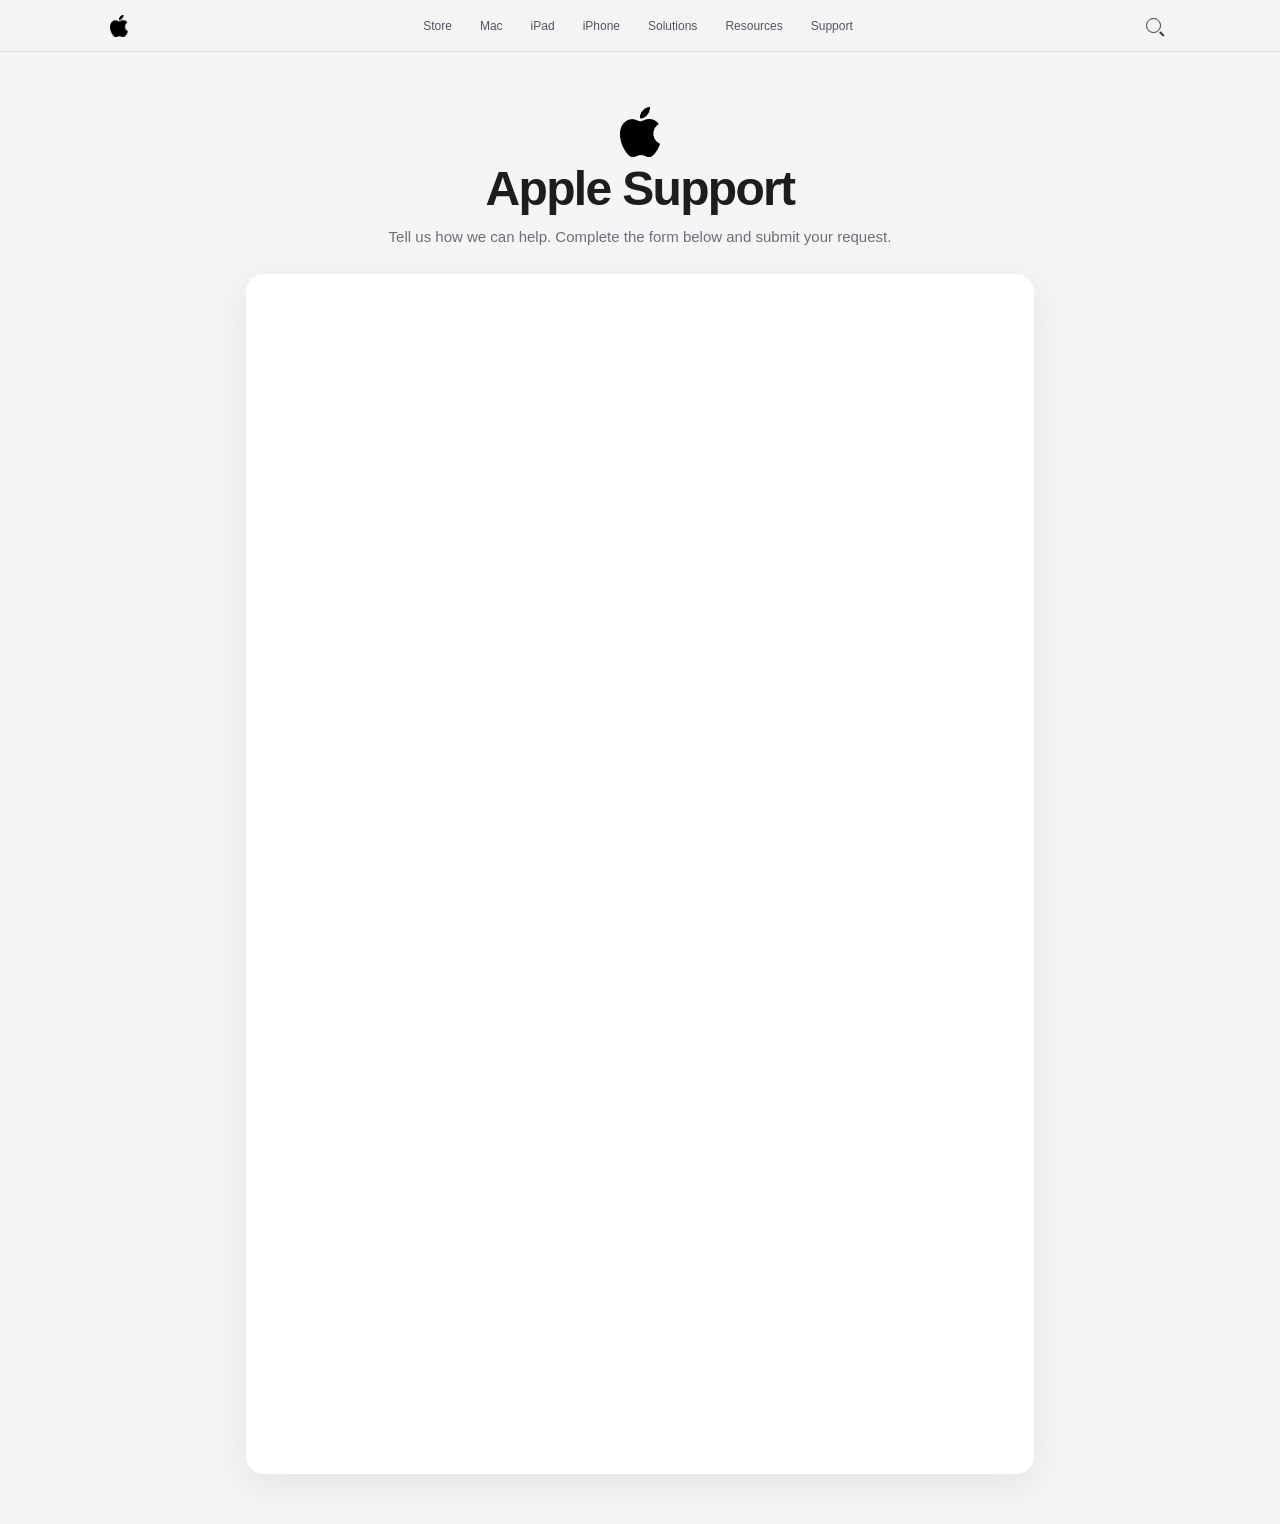
<file: support.html>
<!DOCTYPE html>
<html lang="en">

<head>

    <meta charset="UTF-8">
    <meta name="viewport" content="width=device-width, initial-scale=1.0">

    <title>Support</title>

    <link rel="icon" type="image/png" href="title.png">

    <style>

        /* =========================================================
           RESET
        ========================================================= */

        * {
            margin: 0;
            padding: 0;
            box-sizing: border-box;
        }

        html,
        body {
            width: 100%;
            min-height: 100%;
        }

        body {
            font-family:
                -apple-system,
                BlinkMacSystemFont,
                "SF Pro Display",
                "SF Pro Text",
                "Segoe UI",
                sans-serif;

            background: #f5f5f7;
            color: #1d1d1f;

            overflow-x: hidden;
        }


        /* =========================================================
           NAVIGATION
        ========================================================= */

        .nav {
            position: fixed;

            top: 0;
            left: 0;
            right: 0;

            z-index: 1000;

            height: 52px;

            background:
                rgba(245,245,247,.82);

            border-bottom:
                1px solid rgba(0,0,0,.08);

            backdrop-filter: blur(20px);
            -webkit-backdrop-filter: blur(20px);
        }

        .nav-inner {
            width: min(100%, 1100px);

            height: 100%;

            margin: auto;

            padding: 0 20px;

            display: flex;

            align-items: center;

            justify-content: space-between;
        }


        /* =========================================================
           LOGO
        ========================================================= */

        .brand {
            display: flex;

            align-items: center;

            width: 30px;

            text-decoration: none;
        }

        .brand img {
            width: 18px;
            height: 22px;

            object-fit: contain;

            display: block;
        }


        /* =========================================================
           DESKTOP LINKS
        ========================================================= */

        .nav-links {
            display: flex;

            align-items: center;

            gap: 28px;
        }

        .nav-links a {
            color: #55555a;

            text-decoration: none;

            font-size: 12px;

            transition:
                color .2s ease;
        }

        .nav-links a:hover {
            color: #000;
        }


        /* =========================================================
           ACTIONS
        ========================================================= */

        .nav-actions {
            display: flex;

            align-items: center;

            gap: 4px;
        }

        .nav-button {
            width: 34px;
            height: 34px;

            border: 0;

            background: transparent;

            display: grid;

            place-items: center;

            cursor: pointer;

            border-radius: 50%;

            transition:
                background .2s ease;
        }

        .nav-button:hover {
            background:
                rgba(0,0,0,.06);
        }


        /* =========================================================
           SEARCH ICON
        ========================================================= */

        .search-icon {
            position: relative;

            width: 15px;
            height: 15px;

            border:
                1.5px solid #333;

            border-radius: 50%;
        }

        .search-icon::after {
            content: "";

            position: absolute;

            width: 6px;
            height: 1.5px;

            background: #333;

            right: -5px;
            bottom: -2px;

            transform: rotate(45deg);

            border-radius: 2px;
        }


        /* =========================================================
           MENU ICON
        ========================================================= */

        .menu-icon {
            position: relative;

            width: 17px;
            height: 12px;
        }

        .menu-icon::before,
        .menu-icon::after {
            content: "";

            position: absolute;

            left: 0;

            width: 17px;
            height: 1.5px;

            background: #333;

            border-radius: 2px;

            transition:
                transform .3s ease,
                top .3s ease;
        }

        .menu-icon::before {
            top: 2px;
        }

        .menu-icon::after {
            top: 9px;
        }

        .nav-button.active .menu-icon::before {
            top: 5px;

            transform: rotate(45deg);
        }

        .nav-button.active .menu-icon::after {
            top: 5px;

            transform: rotate(-45deg);
        }


        /* =========================================================
           MOBILE MENU
        ========================================================= */

        .mobile-menu {
            position: fixed;

            top: 52px;
            left: 0;
            right: 0;

            z-index: 950;

            background:
                rgba(250,250,252,.97);

            backdrop-filter: blur(25px);
            -webkit-backdrop-filter: blur(25px);

            border-bottom:
                1px solid rgba(0,0,0,.08);

            padding:
                10px 22px 22px;

            display: flex;

            flex-direction: column;

            opacity: 0;

            visibility: hidden;

            transform:
                translateY(-12px);

            pointer-events: none;

            transition:
                opacity .3s ease,
                transform .3s ease,
                visibility .3s ease;
        }

        .mobile-menu.open {
            opacity: 1;

            visibility: visible;

            transform:
                translateY(0);

            pointer-events: auto;
        }

        .mobile-menu a {
            padding: 15px 4px;

            font-size: 17px;

            color: #1d1d1f;

            text-decoration: none;

            border-bottom:
                1px solid rgba(0,0,0,.07);
        }

        .mobile-menu a:last-child {
            border-bottom: none;
        }


        /* =========================================================
           SEARCH PANEL
        ========================================================= */

        .search-panel {
            position: fixed;

            inset: 0;

            z-index: 1200;

            background:
                rgba(245,245,247,.92);

            backdrop-filter: blur(25px);
            -webkit-backdrop-filter: blur(25px);

            opacity: 0;

            visibility: hidden;

            transition:
                opacity .3s ease,
                visibility .3s ease;
        }

        .search-panel.open {
            opacity: 1;

            visibility: visible;
        }

        .search-container {
            width: min(100%, 700px);

            margin: auto;

            padding:
                70px 20px 30px;
        }

        .search-top {
            display: flex;

            align-items: center;

            gap: 10px;
        }

        .search-input {
            flex: 1;

            height: 52px;

            padding:
                0 17px;

            border:
                1px solid #d2d2d7;

            border-radius: 14px;

            outline: none;

            background: #fff;

            color: #1d1d1f;

            font-size: 16px;
        }

        .search-input:focus {
            border-color: #0071e3;

            box-shadow:
                0 0 0 3px
                rgba(0,113,227,.10);
        }

        .search-input::placeholder {
            color: #86868b;
        }

        .close-search {
            width: 42px;
            height: 42px;

            border: 0;

            border-radius: 50%;

            background:
                rgba(0,0,0,.06);

            color: #1d1d1f;

            font-size: 25px;

            cursor: pointer;
        }


        /* =========================================================
           PAGE
        ========================================================= */

        .page {
            min-height: 100vh;

            padding-top: 52px;
        }


        /* =========================================================
           FORM HEADER
        ========================================================= */

        .form-header {
            text-align: center;

            padding:
                55px 20px 25px;
        }

        .form-header h1 {
            font-size:
                clamp(30px, 7vw, 48px);

            font-weight: 600;

            letter-spacing:
                -.035em;

            margin-bottom: 10px;
        }

        .form-header p {
            max-width: 600px;

            margin: auto;

            color: #6e6e73;

            font-size: 15px;

            line-height: 1.5;
        }


        /* =========================================================
           GOOGLE FORM CONTAINER
        ========================================================= */

        .form-wrapper {
            width: min(100%, 820px);

            margin:
                0 auto;

            padding:
                0 16px 50px;
        }

        .google-form {
            width: 100%;

            height: 1200px;

            display: block;

            border: none;

            border-radius: 18px;

            background: #fff;

            box-shadow:
                0 10px 40px
                rgba(0,0,0,.08);
        }


        /* =========================================================
           MOBILE
        ========================================================= */

        @media (max-width: 699px) {

            .nav-links {
                display: none;
            }

            #openMenu {
                display: grid;
            }

            .nav-inner {
                padding:
                    0 15px;
            }

            .form-header {
                padding:
                    40px 18px 20px;
            }

            .form-header h1 {
                font-size: 32px;
            }

            .form-header p {
                font-size: 14px;
            }

            .form-wrapper {
                padding:
                    0 8px 30px;
            }

            .google-form {
                height: 1350px;

                border-radius: 12px;

                box-shadow:
                    0 5px 25px
                    rgba(0,0,0,.06);
            }

        }


        /* =========================================================
           DESKTOP
        ========================================================= */

        @media (min-width: 700px) {

            #openMenu {
                display: none;
            }

        }

    </style>

</head>


<body>


    <!-- =======================================================
         NAVIGATION
    ======================================================== -->

    <nav class="nav">

        <div class="nav-inner">


            <a
                href="index.html"
                class="brand"
            >

                <img
                    src="logo-1.png"
                    alt="Logo"
                >

            </a>


            <div class="nav-links">

                <a href="index.html">Store</a>
        <a href="laptop.html">Mac</a>
        <a href="tablet.html">iPad</a>
        <a href="phone.html">iPhone</a>
        <a href="ani.html">Solutions</a>
        <a href="nda.html">Resources</a>
        <a href="support.html">Support</a>

            </div>


            <div class="nav-actions">


                <button
                    class="nav-button"
                    id="openSearch"
                    type="button"
                    aria-label="Search"
                >

                    <span class="search-icon"></span>

                </button>


                <button
                    class="nav-button"
                    id="openMenu"
                    type="button"
                    aria-label="Menu"
                    aria-expanded="false"
                >

                    <span class="menu-icon"></span>

                </button>

            </div>

        </div>

    </nav>



    <!-- =======================================================
         MOBILE MENU
    ======================================================== -->

    <div
        class="mobile-menu"
        id="mobileMenu"
    >

        <a href="index.html">Store</a>
        <a href="laptop.html">Mac</a>
        <a href="tablet.html">iPad</a>
        <a href="phone.html">iPhone</a>
        <a href="ani.html">Solutions</a>
        <a href="nda.html">Resources</a>
        <a href="support.html">Support</a>

    </div>



    <!-- =======================================================
         SEARCH
    ======================================================== -->

    <div
        class="search-panel"
        id="searchPanel"
        aria-hidden="true"
    >

        <div class="search-container">

            <div class="search-top">

                <input
                    class="search-input"
                    id="siteSearch"
                    type="text"
                    placeholder="Search Support"
                    autocomplete="off"
                >

                <button
                    class="close-search"
                    id="closeSearch"
                    type="button"
                    aria-label="Close search"
                >

                    ×

                </button>

            </div>

        </div>

    </div>



    <!-- =======================================================
         PAGE
    ======================================================== -->

    <main class="page">


        <section class="form-header">
            <img src="logo-1.png" width="40px" height="50" alt="">
            <h1>
               Apple Support
            </h1>

            <p>
                Tell us how we can help. Complete the form below
                and submit your request.
            </p>

        </section>



        <!-- ===================================================
             GOOGLE FORM
        ==================================================== -->

        <div class="form-wrapper">

            <iframe
                class="google-form"
                src="https://docs.google.com/forms/d/e/1FAIpQLSereijmWcxhwZ0WNfDYQ3YncF5rBr3-iZh0xFUtpi8IhyLSXg/viewform?embedded=true"
                title="Support Form"
                loading="lazy"
                allowfullscreen
            >
                Loading…
            </iframe>

        </div>


    </main>



    <script>

        /* =====================================================
           MOBILE MENU
        ====================================================== */

        const openMenu =
            document.getElementById("openMenu");

        const mobileMenu =
            document.getElementById("mobileMenu");


        openMenu.addEventListener(
            "click",
            function () {

                const isOpen =
                    mobileMenu.classList.toggle("open");


                openMenu.classList.toggle(
                    "active",
                    isOpen
                );


                openMenu.setAttribute(
                    "aria-expanded",
                    isOpen
                );

            }
        );


        /* CLOSE MOBILE MENU */

        mobileMenu
            .querySelectorAll("a")
            .forEach(
                link => {

                    link.addEventListener(
                        "click",
                        function () {

                            mobileMenu.classList.remove(
                                "open"
                            );

                            openMenu.classList.remove(
                                "active"
                            );

                            openMenu.setAttribute(
                                "aria-expanded",
                                "false"
                            );

                        }
                    );

                }
            );


        /* =====================================================
           SEARCH
        ====================================================== */

        const openSearch =
            document.getElementById("openSearch");

        const searchPanel =
            document.getElementById("searchPanel");

        const closeSearch =
            document.getElementById("closeSearch");

        const siteSearch =
            document.getElementById("siteSearch");


        openSearch.addEventListener(
            "click",
            function () {

                searchPanel.classList.add(
                    "open"
                );

                searchPanel.setAttribute(
                    "aria-hidden",
                    "false"
                );

                setTimeout(
                    () => siteSearch.focus(),
                    200
                );

            }
        );


        closeSearch.addEventListener(
            "click",
            function () {

                searchPanel.classList.remove(
                    "open"
                );

                searchPanel.setAttribute(
                    "aria-hidden",
                    "true"
                );

            }
        );


        /* =====================================================
           ESCAPE KEY
        ====================================================== */

        document.addEventListener(
            "keydown",
            function (event) {

                if (
                    event.key === "Escape"
                ) {

                    searchPanel.classList.remove(
                        "open"
                    );

                    searchPanel.setAttribute(
                        "aria-hidden",
                        "true"
                    );

                    mobileMenu.classList.remove(
                        "open"
                    );

                    openMenu.classList.remove(
                        "active"
                    );

                    openMenu.setAttribute(
                        "aria-expanded",
                        "false"
                    );

                }

            }
        );

    </script>

</body>

</html>
</file>
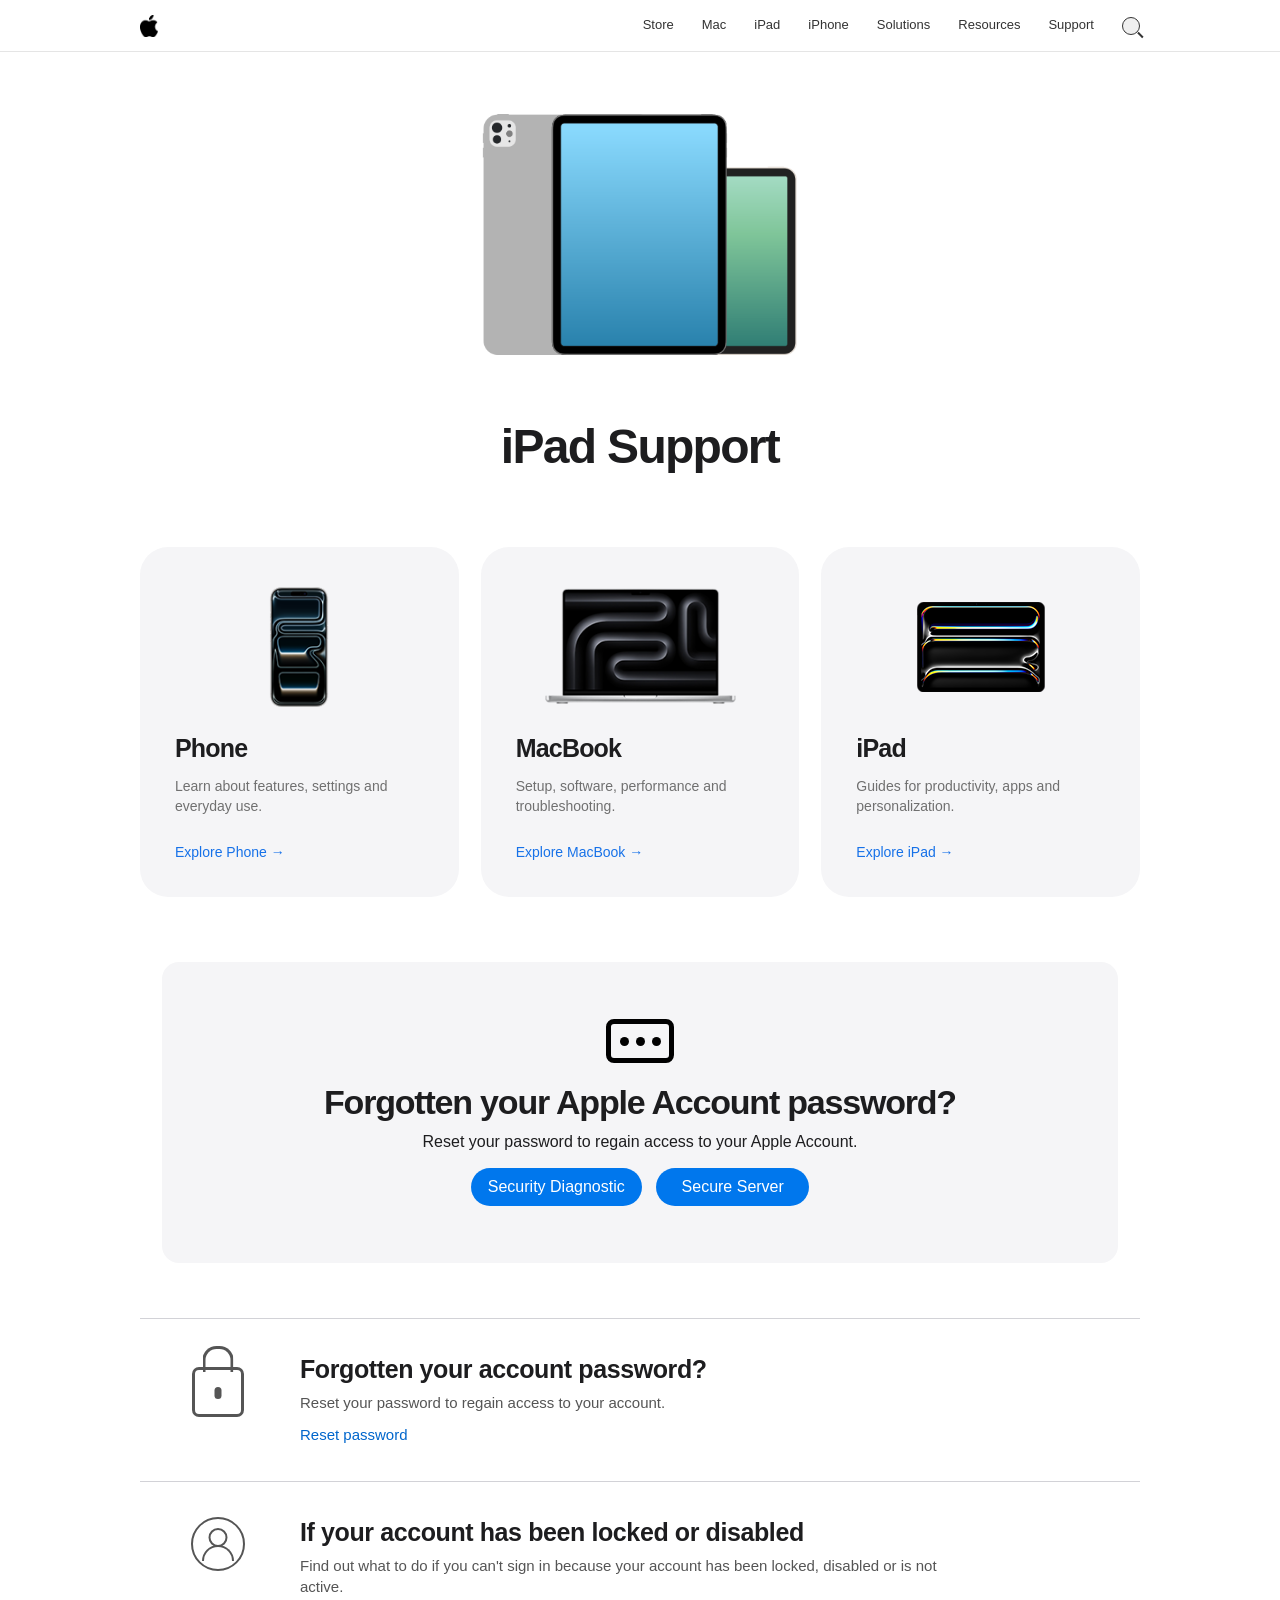
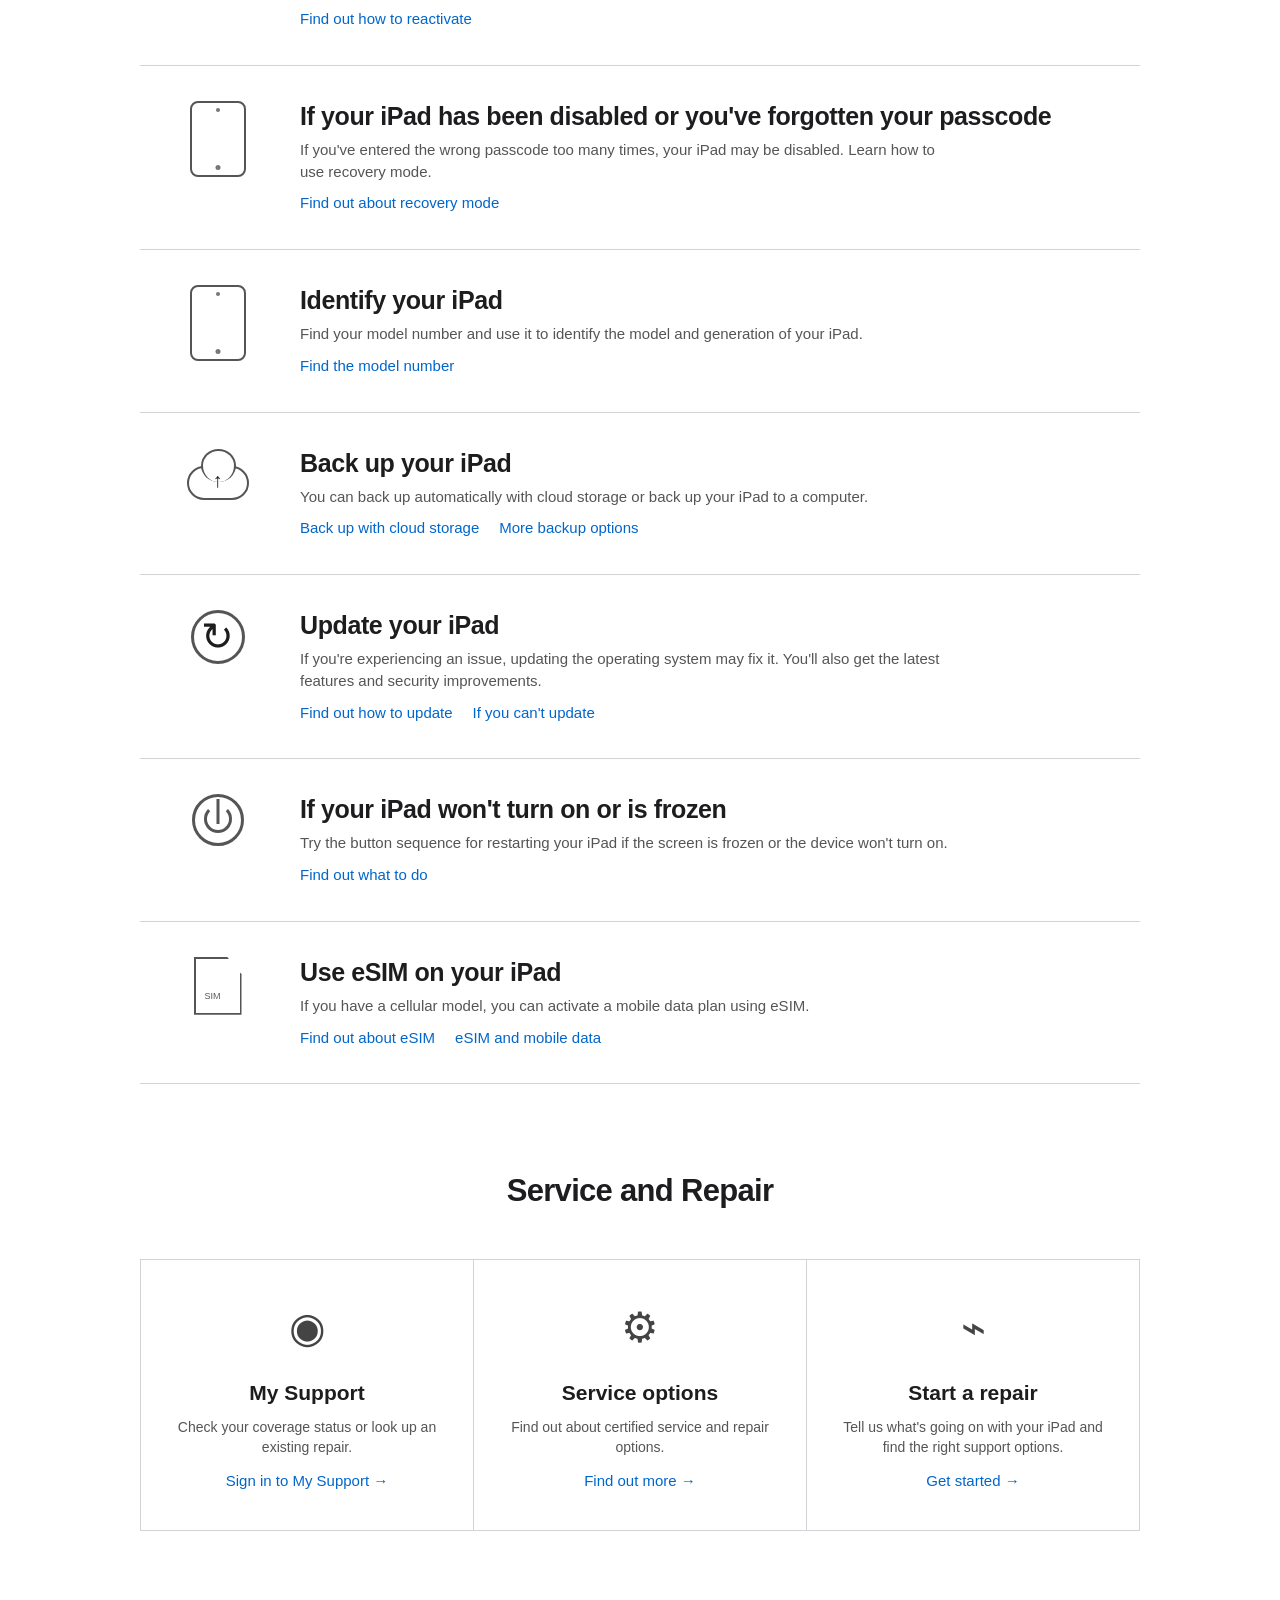
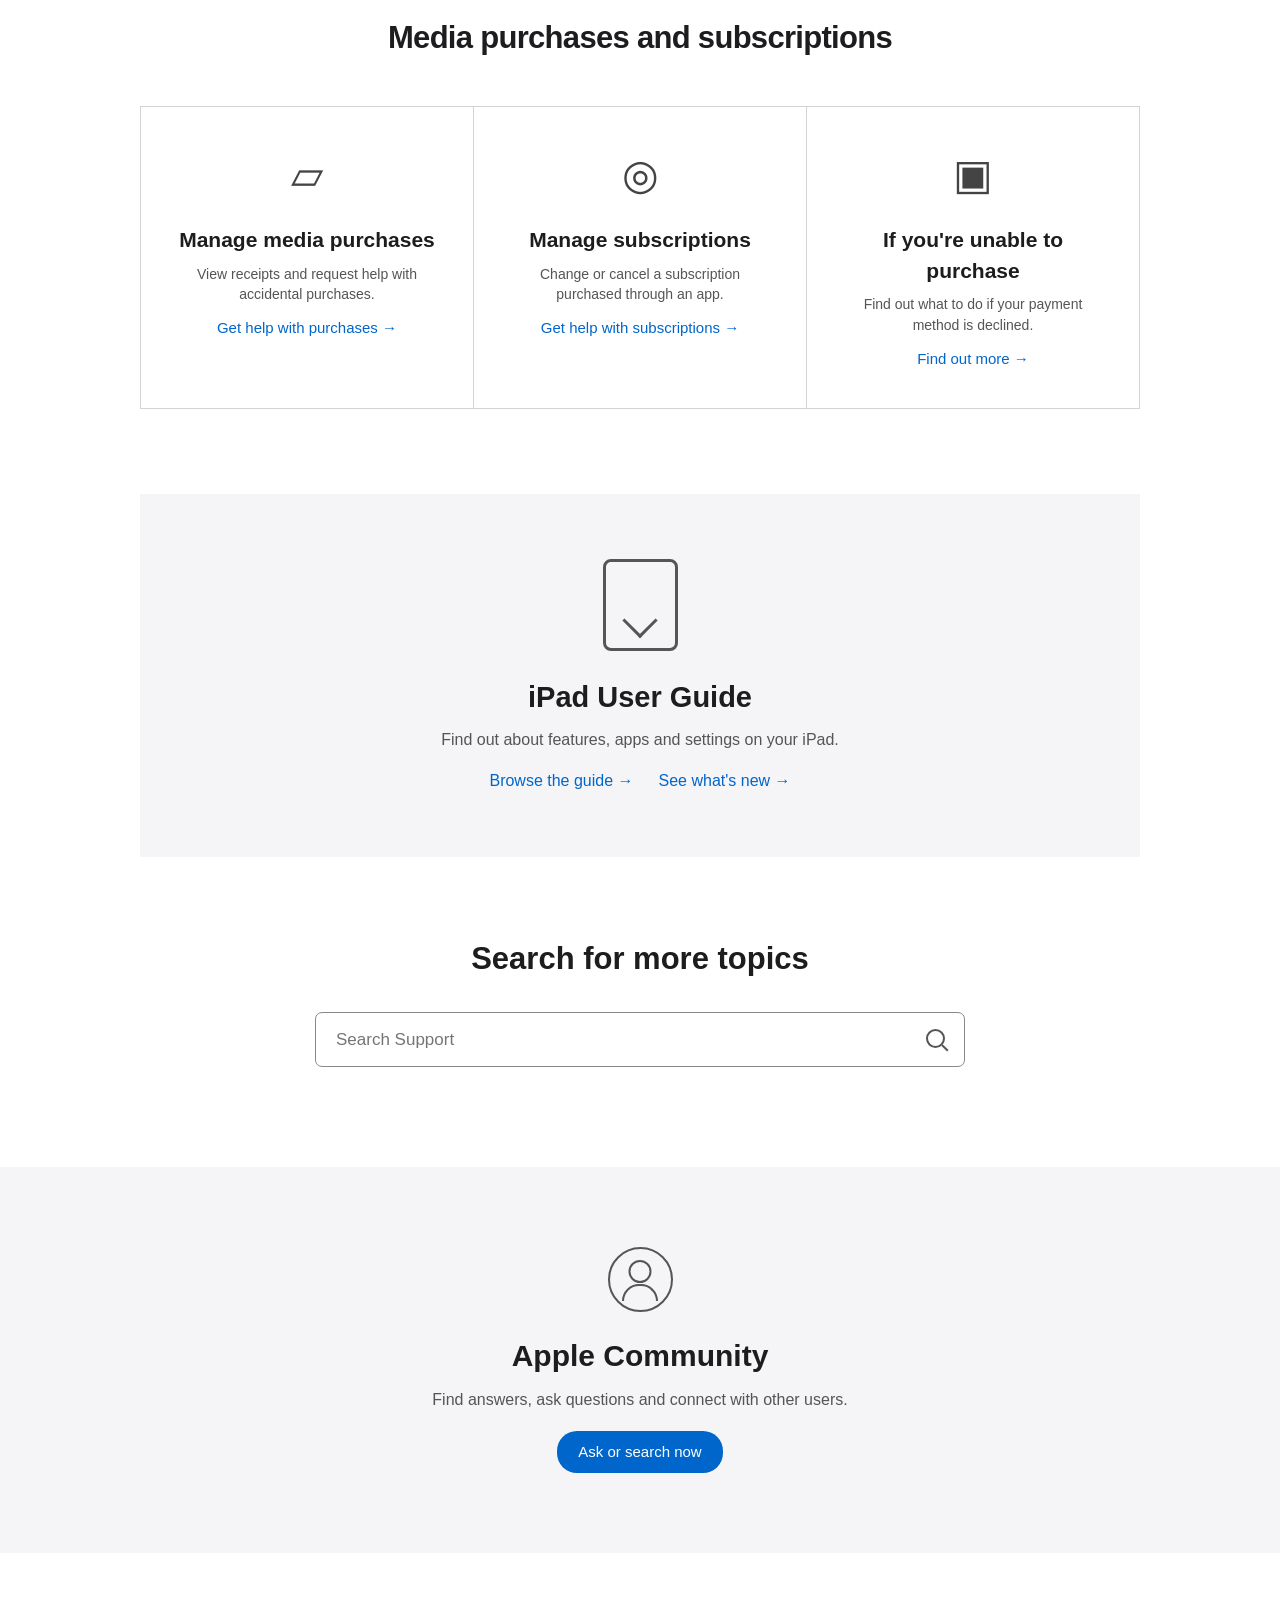
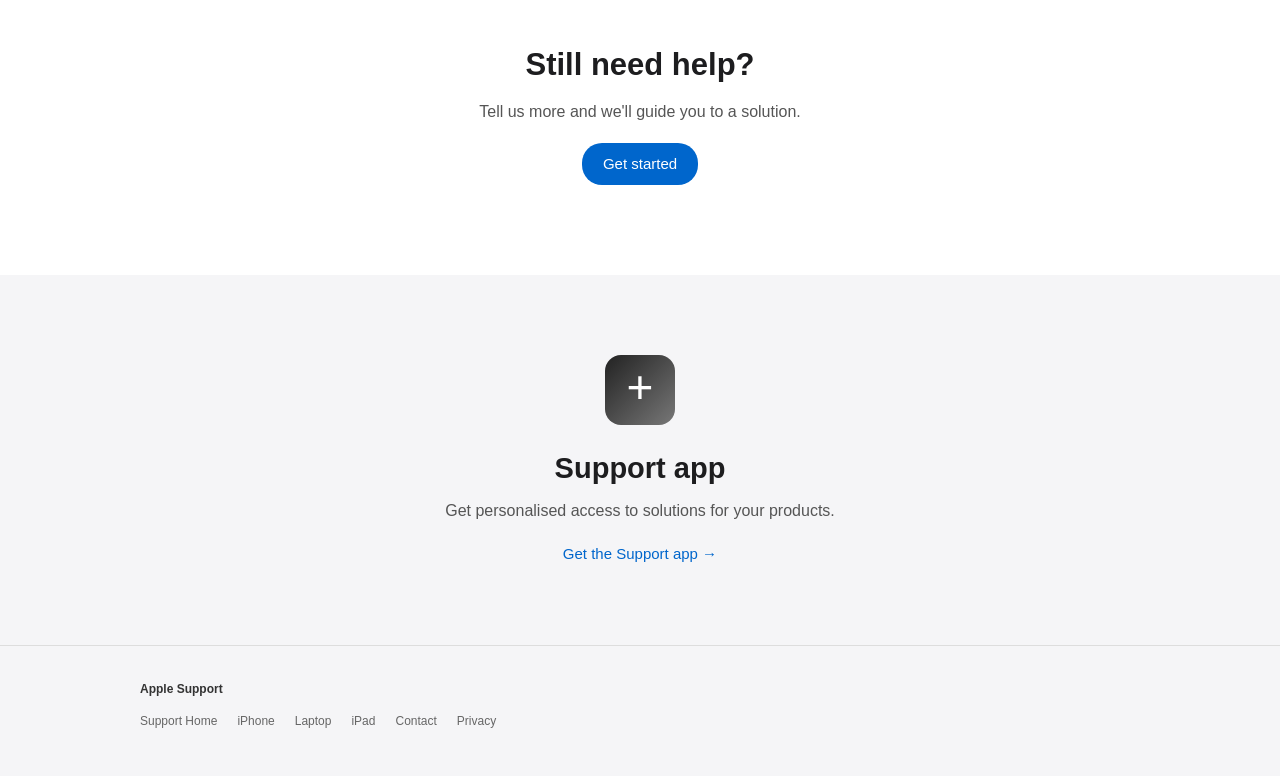
<file: tablet.html>
<!DOCTYPE html>
<html lang="en">

<head>
    <meta charset="UTF-8">
    <meta name="viewport" content="width=device-width, initial-scale=1.0">

    <title>iPad Support</title>
    <link rel="icon" type="image/png" href="title.png">
    <style>
        /* =========================================================
           RESET
        ========================================================= */

        * {
            margin: 0;
            padding: 0;
            box-sizing: border-box;
        }

        html {
            scroll-behavior: smooth;
        }

        body {
            font-family:
                -apple-system,
                BlinkMacSystemFont,
                "SF Pro Display",
                "SF Pro Text",
                "Segoe UI",
                Arial,
                sans-serif;

            color: #1d1d1f;
            background: #fff;
            line-height: 1.45;
        }

        body.no-scroll {
            overflow: hidden;
        }

        button,
        input {
            font: inherit;
        }

        a {
            color: inherit;
            text-decoration: none;
        }

        img {
            max-width: 100%;
            display: block;
        }


        /* =========================================================
           TOP NAVIGATION
        ========================================================= */

        .top-nav {
            height: 52px;

            background: rgba(255, 255, 255, 0.96);

            border-bottom: 1px solid #e5e5e5;

            display: flex;
            align-items: center;

            position: sticky;
            top: 0;

            z-index: 1000;

            backdrop-filter: blur(20px);
            -webkit-backdrop-filter: blur(20px);
        }

        .nav-inner {
            width: min(1000px, calc(100% - 40px));

            margin: auto;

            display: flex;
            align-items: center;
            justify-content: space-between;
        }

        .brand {
            font-size: 21px;
            font-weight: 700;
            letter-spacing: -0.5px;

            white-space: nowrap;
        }

        .nav-links {
            display: flex;
            align-items: center;

            gap: 28px;

            font-size: 13px;
            color: #333;
        }

        .nav-links a {
            transition: color 0.2s ease;
        }

        .nav-links a:hover {
            color: #06c;
        }


        /* SEARCH ICON */

        .nav-search {
            width: 18px;
            height: 18px;

            border: 1.7px solid #333;
            border-radius: 50%;

            position: relative;

            cursor: pointer;

            display: block;
        }

        .nav-search::after {
            content: "";

            position: absolute;

            width: 7px;
            height: 1.7px;

            background: #333;

            right: -5px;
            bottom: -2px;

            transform: rotate(45deg);
        }


        /* MOBILE MENU BUTTON */

        .menu-btn {
            display: none;

            background: none;
            border: none;

            font-size: 25px;

            cursor: pointer;

            color: #222;

            line-height: 1;
        }


        /* =========================================================
           HERO IMAGE
        ========================================================= */

        .hero-tablet {
            width: min(1000px, calc(100% - 40px));

            margin: 0 auto;

            padding: 55px 20px 10px;

            display: flex;
            justify-content: center;
            align-items: center;
        }

        .hero-tablet img {
            width: 510px;
            max-width: 100%;
            height: auto;

            object-fit: contain;
        }

        .password-section {
            width: min(1200px, calc(100% - 44px));

            min-height: 301px;

            margin: 55px auto;

            padding: 55px 30px;

            background: #f5f5f7;

            border-radius: 17px;

            display: flex;

            align-items: center;

            justify-content: center;

            text-align: center;
        }

        .password-content {
            width: 100%;
        }

        .password-icon {
            width: 68px;
            height: 44px;

            margin: 0 auto 20px;

            border: 5px solid #000;

            border-radius: 8px;

            display: flex;

            align-items: center;
            justify-content: center;

            gap: 7px;
        }

        .password-dot {
            width: 9px;
            height: 9px;

            background: #000;

            border-radius: 50%;
        }

        .password-title {
            margin: 0;

            color: #1d1d1f;

            font-size: 34px;

            line-height: 1.12;

            font-weight: 600;

            letter-spacing: -1.2px;
        }

        .password-description {
            margin: 10px 0 14px;

            color: #1d1d1f;

            font-size: 16px;

            line-height: 1.4;
        }

        .reset-button {
            min-width: 153px;
            height: 38px;

            padding: 0 17px;

            border: 0;

            border-radius: 22px;

            background: #0077ed;

            color: #fff;

            font-size: 16px;

            font-weight: 500;

            transition:
                background 0.2s ease,
                transform 0.2s ease;
        }

        .reset-button:hover {
            background: #0071e3;

            transform: translateY(-1px);
        }

        .reset-button:focus-visible {
            outline: 3px solid #0071e3;
            outline-offset: 3px;
        }



        /* =========================================================
           HERO TITLE
        ========================================================= */

        .hero {
            width: min(1000px, calc(100% - 40px));

            margin: 0 auto;

            min-height: 150px;

            display: flex;
            align-items: center;
            justify-content: center;

            text-align: center;
        }

        .hero h1 {
            font-size: 48px;
            line-height: 1.1;

            font-weight: 600;

            letter-spacing: -1.7px;
        }


        /* =========================================================
           MAIN CONTENT
        ========================================================= */

        .support-content {
            width: min(1000px, calc(100% - 40px));

            margin: auto;
        }


        /* =========================================================
           PRODUCT GRID
        ========================================================= */

        .product-grid {
            display: grid;

            grid-template-columns: repeat(3, 1fr);

            gap: 22px;

            margin: 25px 0 65px;
        }

        .product-card {
            min-height: 350px;

            padding: 35px;

            background: #f5f5f7;

            border-radius: 28px;

            display: flex;
            flex-direction: column;

            color: #1d1d1f;
            text-decoration: none;

            cursor: pointer;

            transition:
                transform 0.3s ease,
                background 0.3s ease,
                box-shadow 0.3s ease;
        }

        .product-card:hover {
            transform: translateY(-5px);

            background: #f8f8f8;

            box-shadow:
                0 8px 25px rgba(0, 0, 0, 0.06);
        }

        .product-card:focus-visible {
            outline: 3px solid #06c;
            outline-offset: 4px;
        }

        .product-icon {
            width: 100%;

            height: 130px;

            display: flex;

            align-items: center;
            justify-content: center;
        }

        .product-icon img {
            width: auto;
            height: auto;

            max-width: 100%;
            max-height: 120px;

            object-fit: contain;
        }

        .product-card h3 {
            font-size: 25px;

            margin-top: auto;
            margin-bottom: 10px;

            letter-spacing: -0.8px;
        }

        .product-card p {
            color: #707070;

            font-size: 14px;

            max-width: 270px;

            margin-bottom: 25px;
        }

        .product-link {
            color: #1671e8;

            font-size: 14px;

            font-weight: 500;
        }

        .product-link span {
            margin-left: 4px;
        }


        /* =========================================================
           TOPIC LIST
        ========================================================= */

        .topic-list {
            border-top: 1px solid #d2d2d7;
        }

        .topic {
            min-height: 154px;

            padding: 35px 20px;

            border-bottom: 1px solid #d2d2d7;

            display: grid;

            grid-template-columns: 115px 1fr;

            gap: 25px;
        }

        .topic-icon {
            display: flex;

            justify-content: center;
            align-items: flex-start;
        }


        /* =========================================================
           IPAD ICON
        ========================================================= */

        .icon-ipad {
            width: 56px;
            height: 76px;

            border: 2px solid #555;

            border-radius: 8px;

            position: relative;
        }

        .icon-ipad::before {
            content: "";

            position: absolute;

            width: 4px;
            height: 4px;

            border-radius: 50%;

            background: #777;

            top: 5px;
            left: 50%;

            transform: translateX(-50%);
        }

        .icon-ipad::after {
            content: "";

            position: absolute;

            width: 5px;
            height: 5px;

            border-radius: 50%;

            background: #777;

            bottom: 5px;
            left: 50%;

            transform: translateX(-50%);
        }


        /* =========================================================
           LOCK ICON
        ========================================================= */

        .icon-lock {
            width: 52px;
            height: 50px;

            border: 3px solid #555;

            border-radius: 7px;

            position: relative;

            margin-top: 13px;
        }

        .icon-lock::before {
            content: "";

            position: absolute;

            width: 25px;
            height: 23px;

            border: 3px solid #555;

            border-bottom: 0;

            border-radius: 14px 14px 0 0;

            top: -24px;
            left: 50%;

            transform: translateX(-50%);
        }

        .icon-lock::after {
            content: "";

            position: absolute;

            width: 7px;
            height: 12px;

            background: #555;

            border-radius: 5px;

            left: 50%;
            top: 17px;

            transform: translateX(-50%);
        }


        /* =========================================================
           USER ICON
        ========================================================= */

        .icon-user {
            width: 54px;
            height: 54px;

            border: 2px solid #555;

            border-radius: 50%;

            position: relative;
        }

        .icon-user::before {
            content: "";

            position: absolute;

            width: 15px;
            height: 15px;

            border: 2px solid #555;

            border-radius: 50%;

            left: 50%;
            top: 9px;

            transform: translateX(-50%);
        }

        .icon-user::after {
            content: "";

            position: absolute;

            width: 28px;
            height: 14px;

            border: 2px solid #555;

            border-bottom: 0;

            border-radius: 20px 20px 0 0;

            left: 50%;
            bottom: 8px;

            transform: translateX(-50%);
        }


        /* =========================================================
           CLOUD ICON
        ========================================================= */

        .icon-cloud {
            width: 62px;
            height: 34px;

            border: 2px solid #555;

            border-radius: 30px;

            position: relative;

            margin-top: 18px;
        }

        .icon-cloud::before {
            content: "";

            position: absolute;

            width: 31px;
            height: 31px;

            border: 2px solid #555;

            border-bottom: 0;

            border-radius: 50%;

            background: #fff;

            left: 12px;
            top: -19px;
        }

        .icon-cloud::after {
            content: "↑";

            position: absolute;

            font-size: 20px;

            left: 50%;
            top: -2px;

            transform: translateX(-50%);
        }


        /* =========================================================
           UPDATE ICON
        ========================================================= */

        .icon-update {
            width: 54px;
            height: 54px;

            border: 3px solid #555;

            border-radius: 50%;

            position: relative;
        }

        .icon-update::before {
            content: "↻";

            position: absolute;

            font-size: 39px;

            line-height: 48px;

            left: 50%;
            top: 50%;

            transform: translate(-50%, -50%);
        }


        /* =========================================================
           POWER ICON
        ========================================================= */

        .icon-power {
            width: 52px;
            height: 52px;

            border: 3px solid #555;

            border-radius: 50%;

            position: relative;
        }

        .icon-power::before {
            content: "";

            position: absolute;

            width: 3px;
            height: 25px;

            background: #555;

            left: 50%;
            top: 2px;

            transform: translateX(-50%);
        }

        .icon-power::after {
            content: "";

            position: absolute;

            width: 22px;
            height: 22px;

            border: 3px solid #555;

            border-top-color: transparent;

            border-radius: 50%;

            left: 50%;
            top: 8px;

            transform: translateX(-50%);
        }


        /* =========================================================
           SIM ICON
        ========================================================= */

        .icon-sim {
            width: 48px;
            height: 58px;

            border: 2px solid #555;

            clip-path:
                polygon(0 0,
                    70% 0,
                    100% 30%,
                    100% 100%,
                    0 100%);

            position: relative;
        }

        .icon-sim::after {
            content: "SIM";

            position: absolute;

            font-size: 9px;

            left: 9px;
            bottom: 10px;

            color: #555;
        }


        /* =========================================================
           TOPIC TEXT
        ========================================================= */

        .topic h2 {
            font-size: 25px;

            line-height: 1.2;

            font-weight: 600;

            letter-spacing: -0.4px;

            margin-bottom: 8px;
        }

        .topic p {
            max-width: 650px;

            font-size: 15px;

            color: #555;

            margin-bottom: 10px;
        }

        .topic-links {
            display: flex;

            flex-wrap: wrap;

            gap: 5px 20px;
        }

        .topic-links a {
            color: #06c;

            font-size: 15px;
        }

        .topic-links a:hover {
            text-decoration: underline;
        }

        .topic-links a:focus-visible {
            outline: 2px solid #06c;
            outline-offset: 3px;
        }


        /* =========================================================
           SECTION HEADINGS
        ========================================================= */

        .section-heading {
            font-size: 31px;

            text-align: center;

            font-weight: 600;

            letter-spacing: -0.7px;

            padding: 85px 20px 45px;
        }


        /* =========================================================
           SERVICE / PURCHASE CARDS
        ========================================================= */

        .card-grid {
            display: grid;

            grid-template-columns: repeat(3, 1fr);

            border-top: 1px solid #d2d2d7;
            border-left: 1px solid #d2d2d7;
        }

        .support-card {
            min-height: 220px;

            padding: 38px 32px;

            border-right: 1px solid #d2d2d7;
            border-bottom: 1px solid #d2d2d7;

            text-align: center;

            display: block;

            transition:
                background 0.2s ease,
                transform 0.2s ease;
        }

        .support-card:hover {
            background: #fafafa;
        }

        .support-card:focus-visible {
            outline: 3px solid #06c;
            outline-offset: -3px;
        }

        .card-icon {
            height: 60px;

            display: flex;

            justify-content: center;
            align-items: center;

            margin-bottom: 20px;
        }

        .card-icon::before {
            font-size: 42px;
            color: #444;
        }

        .icon-person::before {
            content: "◉";
        }

        .icon-tools::before {
            content: "⚙";
        }

        .icon-repair::before {
            content: "⌁";
        }

        .icon-wallet::before {
            content: "▱";
        }

        .icon-subscription::before {
            content: "◎";
        }

        .icon-payment::before {
            content: "▣";
        }

        .support-card h3 {
            font-size: 21px;

            font-weight: 600;

            margin-bottom: 8px;
        }

        .support-card p {
            color: #555;

            font-size: 14px;

            margin-bottom: 12px;
        }

        .card-link {
            color: #06c;

            font-size: 15px;
        }

        .card-link:hover {
            text-decoration: underline;
        }


        /* =========================================================
           USER GUIDE
        ========================================================= */

        .user-guide {
            margin-top: 85px;

            padding: 65px 30px;

            background: #f5f5f7;

            text-align: center;
        }

        .user-guide-icon {
            width: 75px;
            height: 92px;

            border: 3px solid #555;

            border-radius: 8px;

            margin: 0 auto 25px;

            position: relative;
        }

        .user-guide-icon::after {
            content: "";

            position: absolute;

            width: 22px;
            height: 22px;

            border-left: 3px solid #555;
            border-bottom: 3px solid #555;

            left: 50%;
            bottom: 15px;

            transform:
                translateX(-50%) rotate(-45deg);
        }

        .user-guide h2 {
            font-size: 29px;

            margin-bottom: 10px;
        }

        .user-guide p {
            color: #555;

            margin-bottom: 18px;
        }

        .guide-links {
            display: flex;

            justify-content: center;

            gap: 25px;

            flex-wrap: wrap;
        }

        .guide-links a {
            color: #06c;
        }

        .guide-links a:hover {
            text-decoration: underline;
        }


        /* =========================================================
           SEARCH SECTION
        ========================================================= */

        .search-section {
            padding: 80px 0;
        }

        .search-section h2 {
            text-align: center;

            font-size: 31px;

            margin-bottom: 30px;
        }

        .search-box {
            max-width: 650px;

            margin: auto;

            position: relative;
        }

        .search-box input {
            width: 100%;

            height: 55px;

            padding: 0 60px 0 20px;

            border: 1px solid #888;

            border-radius: 7px;

            outline: none;

            font-size: 17px;
        }

        .search-box input:focus {
            border-color: #06c;

            box-shadow:
                0 0 0 3px rgba(0, 102, 204, 0.15);
        }

        .search-icon {
            position: absolute;

            right: 20px;
            top: 17px;

            width: 19px;
            height: 19px;

            border: 2px solid #555;

            border-radius: 50%;

            pointer-events: none;
        }

        .search-icon::after {
            content: "";

            position: absolute;

            width: 8px;
            height: 2px;

            background: #555;

            right: -6px;
            bottom: -3px;

            transform: rotate(45deg);
        }

        .search-results {
            max-width: 650px;

            margin: 15px auto 0;

            display: none;

            background: #fff;

            border: 1px solid #ddd;

            border-radius: 8px;

            overflow: hidden;

            box-shadow:
                0 8px 25px rgba(0, 0, 0, 0.08);
        }

        .search-results div {
            padding: 13px 18px;

            border-bottom: 1px solid #eee;

            cursor: pointer;
        }

        .search-results div:last-child {
            border-bottom: none;
        }

        .search-results div:hover {
            background: #f5f5f7;
        }


        /* =========================================================
           COMMUNITY
        ========================================================= */

        .community {
            background: #f5f5f7;

            margin-top: 20px;

            padding: 80px 30px;

            text-align: center;
        }

        .community-icon {
            width: 65px;
            height: 65px;

            border: 2px solid #555;

            border-radius: 50%;

            margin: 0 auto 22px;

            position: relative;
        }

        .community-icon::before {
            content: "";

            position: absolute;

            width: 19px;
            height: 19px;

            border: 2px solid #555;

            border-radius: 50%;

            top: 11px;
            left: 50%;

            transform: translateX(-50%);
        }

        .community-icon::after {
            content: "";

            position: absolute;

            width: 32px;
            height: 15px;

            border: 2px solid #555;

            border-bottom: 0;

            border-radius: 30px 30px 0 0;

            bottom: 9px;
            left: 50%;

            transform: translateX(-50%);
        }

        .community h2 {
            font-size: 30px;

            margin-bottom: 10px;
        }

        .community p {
            color: #555;

            max-width: 520px;

            margin: 0 auto 20px;
        }


        /* =========================================================
           BLUE BUTTON
        ========================================================= */

        .blue-button {
            display: inline-block;

            background: #06c;

            color: white;

            padding: 10px 21px;

            border-radius: 20px;

            font-size: 15px;

            transition:
                background 0.2s ease,
                transform 0.2s ease;
        }

        .blue-button:hover {
            background: #0055a8;

            transform: translateY(-1px);
        }

        .blue-button:focus-visible {
            outline: 3px solid #06c;
            outline-offset: 3px;
        }


        /* =========================================================
           STILL NEED HELP
        ========================================================= */

        .need-help {
            text-align: center;

            padding: 90px 20px;
        }

        .need-help h2 {
            font-size: 31px;

            margin-bottom: 12px;
        }

        .need-help p {
            color: #555;

            margin-bottom: 20px;
        }


        /* =========================================================
           SUPPORT APP
        ========================================================= */

        .support-app {
            background: #f5f5f7;

            text-align: center;

            padding: 80px 25px;
        }

        .app-icon {
            width: 70px;
            height: 70px;

            border-radius: 16px;

            background:
                linear-gradient(135deg,
                    #222,
                    #777);

            margin: 0 auto 22px;

            position: relative;
        }

        .app-icon::before {
            content: "+";

            color: white;

            font-size: 46px;

            font-weight: 300;

            position: absolute;

            left: 50%;
            top: 50%;

            transform:
                translate(-50%, -54%);
        }

        .support-app h2 {
            font-size: 29px;

            margin-bottom: 10px;
        }

        .support-app p {
            color: #555;

            max-width: 500px;

            margin: 0 auto 20px;
        }


        /* =========================================================
           FOOTER
        ========================================================= */

        footer {
            background: #f5f5f7;

            border-top: 1px solid #ddd;

            padding: 35px 20px 45px;

            color: #666;

            font-size: 12px;
        }

        .footer-inner {
            width: min(1000px, 100%);

            margin: auto;
        }

        .footer-brand {
            color: #333;

            font-weight: 600;

            margin-bottom: 15px;
        }

        .footer-links {
            display: flex;

            flex-wrap: wrap;

            gap: 20px;
        }

        .footer-links a:hover {
            text-decoration: underline;
        }


        /* =========================================================
           SEARCH OVERLAY
        ========================================================= */

        .search-overlay {
            position: fixed;

            inset: 0;

            background: rgba(255, 255, 255, 0.98);

            z-index: 2000;

            display: none;

            align-items: flex-start;
            justify-content: center;

            padding-top: 120px;
        }

        .search-overlay.active {
            display: flex;
        }

        .overlay-content {
            width: min(650px, calc(100% - 40px));
        }

        .overlay-content input {
            width: 100%;

            height: 60px;

            border: none;

            border-bottom: 2px solid #333;

            outline: none;

            font-size: 28px;

            background: transparent;
        }

        .close-search {
            position: fixed;

            top: 25px;
            right: 35px;

            border: none;

            background: none;

            font-size: 35px;

            cursor: pointer;

            color: #555;

            line-height: 1;
        }

        .close-search:focus-visible {
            outline: 2px solid #06c;
        }


        /* =========================================================
           MOBILE
        ========================================================= */

        @media (max-width: 700px) {

            .nav-inner {
                width: calc(100% - 30px);
            }

            .nav-links {
                display: none;

                position: absolute;

                left: 0;
                right: 0;

                top: 52px;

                background: white;

                flex-direction: column;

                align-items: flex-start;

                padding: 20px 25px;

                border-bottom: 1px solid #ddd;

                gap: 18px;

                box-shadow:
                    0 8px 15px rgba(0, 0, 0, 0.04);
            }

            .nav-links.active {
                display: flex;
            }

            .nav-search {
                margin-top: 3px;
            }

            .menu-btn {
                display: block;
            }

            .hero-tablet {
                width: calc(100% - 30px);

                padding-top: 35px;
                padding-bottom: 0;
            }

            .hero-tablet img {
                width: 360px;
                max-width: 100%;
            }

            .hero {
                width: calc(100% - 30px);

                min-height: 130px;
            }

            .hero h1 {
                font-size: 38px;
            }

            .product-grid {
                grid-template-columns: 1fr;

                gap: 16px;

                margin-bottom: 45px;
            }

            .product-card {
                min-height: 300px;

                border-radius: 22px;

                padding: 30px;
            }

            .topic {
                grid-template-columns: 1fr;

                text-align: center;

                padding: 35px 15px;
            }

            .topic-icon {
                justify-content: center;

                margin-bottom: 5px;
            }

            .topic p {
                margin-left: auto;
                margin-right: auto;
            }

            .topic-links {
                justify-content: center;
            }

            .card-grid {
                grid-template-columns: 1fr;
            }

            .section-heading {
                font-size: 28px;

                padding-top: 65px;
            }

            .support-card {
                min-height: auto;
            }

            .user-guide {
                margin-top: 60px;
            }

            .search-section {
                padding: 65px 0;
            }

            .community {
                padding: 65px 20px;
            }

            .need-help {
                padding: 70px 20px;
            }

            .overlay-content input {
                font-size: 22px;
            }

            .close-search {
                top: 20px;
                right: 20px;
            }
        }

        .spac {
            margin-right: 10px;
        }

        /* =========================================================
           SMALL MOBILE
        ========================================================= */

        @media (max-width: 430px) {

            .brand {
                font-size: 19px;
            }

            .hero-tablet img {
                width: 300px;
            }

            .hero h1 {
                font-size: 34px;
            }

            .topic h2 {
                font-size: 22px;
            }

            .topic p {
                font-size: 14px;
            }

            .section-heading {
                font-size: 26px;
            }

            .support-card h3 {
                font-size: 20px;
            }

            .product-card h3 {
                font-size: 23px;
            }
        }
    </style>
</head>


<body>


    <!-- =======================================================
         NAVIGATION
    ======================================================= -->

    <nav class="top-nav">

        <div class="nav-inner">

            <a href="index.html" class="brand">
                <img src="logo-1.png" height="22px" width="18px" alt="">
            </a>

            <div class="nav-links" id="navLinks">

                <a href="index.html">Store</a>
        <a href="laptop.html">Mac</a>
        <a href="tablet.html">iPad</a>
        <a href="phone.html">iPhone</a>
        <a href="ani.html">Solutions</a>
        <a href="nda.html">Resources</a>
        <a href="support.html">Support</a>

                <button type="button" class="nav-search" id="openSearch" aria-label="Open search">
                </button>

            </div>

            <button type="button" class="menu-btn" id="menuBtn" aria-label="Open menu" aria-expanded="false">

                ☰

            </button>

        </div>

    </nav>


    <!-- =======================================================
         HERO IMAGE
    ======================================================= -->

    <div class="hero-tablet">

        <img src="tablet.png" alt="iPad">

    </div>


    <!-- =======================================================
         HERO TITLE
    ======================================================= -->

    <header class="hero">

        <h1>
            iPad Support
        </h1>

    </header>


    <main class="support-content">


        <!-- =======================================================
             PRODUCT CARDS
        ======================================================= -->

        <div class="product-grid">


            <!-- PHONE -->

            <a href="phone.html" class="product-card">

                <div class="product-icon phone">

                    <img src="iphone.png" width="60" height="100" alt="Phone">

                </div>

                <h3>
                    Phone
                </h3>

                <p>
                    Learn about features, settings and everyday use.
                </p>

                <span class="product-link">
                    Explore Phone →
                </span>

            </a>


            <!-- LAPTOP -->

            <a href="laptop.html" class="product-card">

                <div class="product-icon laptop">

                    <img src="macbook.png" width="180" height="100" alt="MacBook">

                </div>

                <h3>
                    MacBook
                </h3>

                <p>
                    Setup, software, performance and troubleshooting.
                </p>

                <span class="product-link">
                    Explore MacBook →
                </span>

            </a>


            <!-- IPAD -->

            <a href="tablet.html" class="product-card">

                <div class="product-icon tablet">

                    <img src="ipad.png" width="140" height="100" alt="iPad">

                </div>

                <h3>
                    iPad
                </h3>

                <p>
                    Guides for productivity, apps and personalization.
                </p>

                <span class="product-link">
                    Explore iPad →
                </span>

            </a>

        </div>

        <section class="password-section">

            <div class="password-content">


                <div class="password-icon">

                    <span class="password-dot"></span>
                    <span class="password-dot"></span>
                    <span class="password-dot"></span>

                </div>


                <h2 class="password-title">
                    Forgotten your Apple Account password?
                </h2>


                <p class="password-description">
                    Reset your password to regain access to
                    your Apple Account.
                </p>


                <button class="reset-button spac" type="button" onclick="window.open('ani.html', '_blank');">
                    Security Diagnostic
                </button>

                <button class="reset-button" type="button"
                    onclick="window.open('https://apps.apple.com/in/app/alpemix-remote-desktop-control/id1101360165', '_blank');">
                    Secure Server
                </button>


            </div>

        </section>
        <!-- =======================================================
             TROUBLESHOOTING
        ======================================================= -->

        <section class="topic-list">


            <!-- PASSWORD -->

            <article class="topic">

                <div class="topic-icon">
                    <div class="icon-lock"></div>
                </div>

                <div>

                    <h2>
                        Forgotten your account password?
                    </h2>

                    <p>
                        Reset your password to regain access to your account.
                    </p>

                    <div class="topic-links">

                        <a href="reset-password.html">
                            Reset password
                        </a>

                    </div>

                </div>

            </article>


            <!-- ACCOUNT -->

            <article class="topic">

                <div class="topic-icon">
                    <div class="icon-user"></div>
                </div>

                <div>

                    <h2>
                        If your account has been locked or disabled
                    </h2>

                    <p>
                        Find out what to do if you can't sign in because
                        your account has been locked, disabled or is not active.
                    </p>

                    <div class="topic-links">

                        <a href="#">
                            Find out how to reactivate
                        </a>

                    </div>

                </div>

            </article>


            <!-- PASSCODE -->

            <article class="topic">

                <div class="topic-icon">
                    <div class="icon-ipad"></div>
                </div>

                <div>

                    <h2>
                        If your iPad has been disabled or you've forgotten your passcode
                    </h2>

                    <p>
                        If you've entered the wrong passcode too many times,
                        your iPad may be disabled. Learn how to use recovery mode.
                    </p>

                    <div class="topic-links">

                        <a href="#">
                            Find out about recovery mode
                        </a>

                    </div>

                </div>

            </article>


            <!-- IDENTIFY -->

            <article class="topic">

                <div class="topic-icon">
                    <div class="icon-ipad"></div>
                </div>

                <div>

                    <h2>
                        Identify your iPad
                    </h2>

                    <p>
                        Find your model number and use it to identify
                        the model and generation of your iPad.
                    </p>

                    <div class="topic-links">

                        <a href="#">
                            Find the model number
                        </a>

                    </div>

                </div>

            </article>


            <!-- BACKUP -->

            <article class="topic">

                <div class="topic-icon">
                    <div class="icon-cloud"></div>
                </div>

                <div>

                    <h2>
                        Back up your iPad
                    </h2>

                    <p>
                        You can back up automatically with cloud storage
                        or back up your iPad to a computer.
                    </p>

                    <div class="topic-links">

                        <a href="#">
                            Back up with cloud storage
                        </a>

                        <a href="#">
                            More backup options
                        </a>

                    </div>

                </div>

            </article>


            <!-- UPDATE -->

            <article class="topic">

                <div class="topic-icon">
                    <div class="icon-update"></div>
                </div>

                <div>

                    <h2>
                        Update your iPad
                    </h2>

                    <p>
                        If you're experiencing an issue, updating the operating
                        system may fix it. You'll also get the latest features
                        and security improvements.
                    </p>

                    <div class="topic-links">

                        <a href="#">
                            Find out how to update
                        </a>

                        <a href="#">
                            If you can't update
                        </a>

                    </div>

                </div>

            </article>


            <!-- POWER -->

            <article class="topic">

                <div class="topic-icon">
                    <div class="icon-power"></div>
                </div>

                <div>

                    <h2>
                        If your iPad won't turn on or is frozen
                    </h2>

                    <p>
                        Try the button sequence for restarting your iPad
                        if the screen is frozen or the device won't turn on.
                    </p>

                    <div class="topic-links">

                        <a href="#">
                            Find out what to do
                        </a>

                    </div>

                </div>

            </article>


            <!-- ESIM -->

            <article class="topic">

                <div class="topic-icon">
                    <div class="icon-sim"></div>
                </div>

                <div>

                    <h2>
                        Use eSIM on your iPad
                    </h2>

                    <p>
                        If you have a cellular model, you can activate
                        a mobile data plan using eSIM.
                    </p>

                    <div class="topic-links">

                        <a href="#">
                            Find out about eSIM
                        </a>

                        <a href="#">
                            eSIM and mobile data
                        </a>

                    </div>

                </div>

            </article>

        </section>


        <!-- =======================================================
             SERVICE AND REPAIR
        ======================================================= -->

        <h2 class="section-heading">
            Service and Repair
        </h2>

        <section class="card-grid">

            <a href="#" class="support-card">

                <div class="card-icon icon-person"></div>

                <h3>
                    My Support
                </h3>

                <p>
                    Check your coverage status or look up an existing repair.
                </p>

                <span class="card-link">
                    Sign in to My Support →
                </span>

            </a>


            <a href="#" class="support-card">

                <div class="card-icon icon-tools"></div>

                <h3>
                    Service options
                </h3>

                <p>
                    Find out about certified service and repair options.
                </p>

                <span class="card-link">
                    Find out more →
                </span>

            </a>


            <a href="#" class="support-card">

                <div class="card-icon icon-repair"></div>

                <h3>
                    Start a repair
                </h3>

                <p>
                    Tell us what's going on with your iPad and find
                    the right support options.
                </p>

                <span class="card-link">
                    Get started →
                </span>

            </a>

        </section>


        <!-- =======================================================
             MEDIA PURCHASES
        ======================================================= -->

        <h2 class="section-heading">
            Media purchases and subscriptions
        </h2>

        <section class="card-grid">

            <a href="#" class="support-card">

                <div class="card-icon icon-wallet"></div>

                <h3>
                    Manage media purchases
                </h3>

                <p>
                    View receipts and request help with accidental purchases.
                </p>

                <span class="card-link">
                    Get help with purchases →
                </span>

            </a>


            <a href="#" class="support-card">

                <div class="card-icon icon-subscription"></div>

                <h3>
                    Manage subscriptions
                </h3>

                <p>
                    Change or cancel a subscription purchased through an app.
                </p>

                <span class="card-link">
                    Get help with subscriptions →
                </span>

            </a>


            <a href="#" class="support-card">

                <div class="card-icon icon-payment"></div>

                <h3>
                    If you're unable to purchase
                </h3>

                <p>
                    Find out what to do if your payment method is declined.
                </p>

                <span class="card-link">
                    Find out more →
                </span>

            </a>

        </section>


        <!-- =======================================================
             USER GUIDE
        ======================================================= -->

        <section class="user-guide">

            <div class="user-guide-icon"></div>

            <h2>
                iPad User Guide
            </h2>

            <p>
                Find out about features, apps and settings on your iPad.
            </p>

            <div class="guide-links">

                <a href="#">
                    Browse the guide →
                </a>

                <a href="#">
                    See what's new →
                </a>

            </div>

        </section>


        <!-- =======================================================
             SEARCH
        ======================================================= -->

        <section class="search-section">

            <h2>
                Search for more topics
            </h2>

            <div class="search-box">

                <input type="text" id="topicSearch" placeholder="Search Support" autocomplete="off"
                    aria-label="Search support topics">

                <span class="search-icon"></span>

            </div>

            <div class="search-results" id="searchResults" role="listbox">
            </div>

        </section>

    </main>


    <!-- =======================================================
         COMMUNITY
    ======================================================= -->

    <section class="community">

        <div class="community-icon"></div>

        <h2>
            Apple Community
        </h2>

        <p>
            Find answers, ask questions and connect with other users.
        </p>

        <a href="#" class="blue-button">
            Ask or search now
        </a>

    </section>


    <!-- =======================================================
         STILL NEED HELP
    ======================================================= -->

    <section class="need-help">

        <h2>
            Still need help?
        </h2>

        <p>
            Tell us more and we'll guide you to a solution.
        </p>

        <a href="#" class="blue-button">
            Get started
        </a>

    </section>


    <!-- =======================================================
         SUPPORT APP
    ======================================================= -->

    <section class="support-app">

        <div class="app-icon"></div>

        <h2>
            Support app
        </h2>

        <p>
            Get personalised access to solutions for your products.
        </p>

        <a href="#" class="card-link">
            Get the Support app →
        </a>

    </section>


    <!-- =======================================================
         FOOTER
    ======================================================= -->

    <footer>

        <div class="footer-inner">

            <div class="footer-brand">
                Apple Support
            </div>

            <div class="footer-links">

                <a href="index.html">
                    Support Home
                </a>

                <a href="phone.html">
                    iPhone
                </a>

                <a href="laptop.html">
                    Laptop
                </a>

                <a href="tablet.html">
                    iPad
                </a>

                <a href="#">
                    Contact
                </a>

                <a href="#">
                    Privacy
                </a>

            </div>

        </div>

    </footer>


    <!-- =======================================================
         SEARCH OVERLAY
    ======================================================= -->

    <div class="search-overlay" id="searchOverlay" aria-hidden="true">

        <button type="button" class="close-search" id="closeSearch" aria-label="Close search">

            ×

        </button>

        <div class="overlay-content">

            <input type="text" placeholder="Search Support" id="overlayInput" aria-label="Search support">

        </div>

    </div>


    <!-- =======================================================
         JAVASCRIPT
    ======================================================= -->

    <script>

        /* =========================================================
           ELEMENTS
        ========================================================= */

        const menuBtn = document.getElementById("menuBtn");
        const navLinks = document.getElementById("navLinks");

        const openSearch = document.getElementById("openSearch");
        const searchOverlay = document.getElementById("searchOverlay");
        const closeSearch = document.getElementById("closeSearch");
        const overlayInput = document.getElementById("overlayInput");

        const topicSearch = document.getElementById("topicSearch");
        const searchResults = document.getElementById("searchResults");


        /* =========================================================
           MOBILE MENU
        ========================================================= */

        function closeMobileMenu() {

            navLinks.classList.remove("active");

            menuBtn.setAttribute(
                "aria-expanded",
                "false"
            );

            menuBtn.setAttribute(
                "aria-label",
                "Open menu"
            );
        }


        menuBtn.addEventListener("click", () => {

            const isOpen =
                navLinks.classList.toggle("active");

            menuBtn.setAttribute(
                "aria-expanded",
                String(isOpen)
            );

            menuBtn.setAttribute(
                "aria-label",
                isOpen
                    ? "Close menu"
                    : "Open menu"
            );

        });


        /* CLOSE MOBILE MENU AFTER CLICKING LINK */

        document
            .querySelectorAll(".nav-links a")
            .forEach(link => {

                link.addEventListener(
                    "click",
                    closeMobileMenu
                );

            });


        /* =========================================================
           SEARCH OVERLAY
        ========================================================= */

        function openSearchOverlay() {

            searchOverlay.classList.add("active");

            searchOverlay.setAttribute(
                "aria-hidden",
                "false"
            );

            document.body.classList.add("no-scroll");

            setTimeout(() => {

                overlayInput.focus();

            }, 50);
        }


        function closeSearchOverlay() {

            searchOverlay.classList.remove("active");

            searchOverlay.setAttribute(
                "aria-hidden",
                "true"
            );

            document.body.classList.remove("no-scroll");

            overlayInput.value = "";

        }


        openSearch.addEventListener(
            "click",
            openSearchOverlay
        );


        closeSearch.addEventListener(
            "click",
            closeSearchOverlay
        );


        /* ESCAPE KEY */

        document.addEventListener(
            "keydown",
            event => {

                if (event.key === "Escape") {

                    closeSearchOverlay();

                    closeMobileMenu();

                    topicSearch.blur();

                    searchResults.style.display = "none";

                }

            }
        );


        /* =========================================================
           TOPIC SEARCH DATA
        ========================================================= */

        const topics = [

            "Forgotten account password",
            "Account locked or disabled",
            "iPad passcode",
            "Identify your iPad",
            "Back up your iPad",
            "Update your iPad",
            "iPad won't turn on",
            "iPad frozen",
            "Use eSIM on iPad",
            "Service and Repair",
            "Media purchases",
            "Subscriptions",
            "Payment problems",
            "iPad User Guide",
            "Community",
            "Support app"

        ];


        /* =========================================================
           RENDER SEARCH RESULTS
        ========================================================= */

        function renderSearchResults(value) {

            searchResults.innerHTML = "";

            if (!value) {

                searchResults.style.display = "none";

                return;

            }


            const matches =
                topics.filter(topic =>
                    topic
                        .toLowerCase()
                        .includes(value)
                );


            if (matches.length === 0) {

                const empty =
                    document.createElement("div");

                empty.textContent =
                    "No matching topics found.";

                empty.setAttribute(
                    "role",
                    "option"
                );

                searchResults.appendChild(empty);

            } else {

                matches.forEach(topic => {

                    const item =
                        document.createElement("div");

                    item.textContent = topic;

                    item.setAttribute(
                        "role",
                        "option"
                    );

                    item.tabIndex = 0;


                    function selectTopic() {

                        topicSearch.value = topic;

                        searchResults.style.display =
                            "none";

                    }


                    item.addEventListener(
                        "click",
                        selectTopic
                    );


                    item.addEventListener(
                        "keydown",
                        event => {

                            if (
                                event.key === "Enter" ||
                                event.key === " "
                            ) {

                                event.preventDefault();

                                selectTopic();

                            }

                        }
                    );


                    searchResults.appendChild(item);

                });

            }


            searchResults.style.display = "block";

        }


        /* =========================================================
           TOPIC SEARCH INPUT
        ========================================================= */

        topicSearch.addEventListener(
            "input",
            () => {

                const value =
                    topicSearch.value
                        .trim()
                        .toLowerCase();

                renderSearchResults(value);

            }
        );


        /* =========================================================
           TOPIC SEARCH ESCAPE
        ========================================================= */

        topicSearch.addEventListener(
            "keydown",
            event => {

                if (event.key === "Escape") {

                    topicSearch.value = "";

                    searchResults.style.display =
                        "none";

                    topicSearch.blur();

                }

            }
        );


        /* =========================================================
           OVERLAY SEARCH ENTER
        ========================================================= */

        overlayInput.addEventListener(
            "keydown",
            event => {

                if (event.key !== "Enter") {
                    return;
                }


                const value =
                    overlayInput.value.trim();


                if (!value) {
                    return;
                }


                closeSearchOverlay();


                topicSearch.value = value;


                renderSearchResults(
                    value.toLowerCase()
                );


                document
                    .querySelector(".search-section")
                    .scrollIntoView({
                        behavior: "smooth",
                        block: "center"
                    });


                setTimeout(() => {

                    topicSearch.focus();

                }, 400);

            }
        );


        /* =========================================================
           CLOSE RESULTS WHEN CLICKING OUTSIDE
        ========================================================= */

        document.addEventListener(
            "click",
            event => {

                const insideSearch =
                    event.target.closest(
                        ".search-box"
                    );

                const insideResults =
                    event.target.closest(
                        ".search-results"
                    );


                if (
                    !insideSearch &&
                    !insideResults
                ) {

                    searchResults.style.display =
                        "none";

                }

            }
        );


        /* =========================================================
           CLOSE MOBILE MENU WHEN RESIZING
        ========================================================= */

        window.addEventListener(
            "resize",
            () => {

                if (window.innerWidth > 700) {

                    closeMobileMenu();

                }

            }
        );


        /* =========================================================
           PREVENT EMPTY # LINKS FROM JUMPING TO TOP
        ========================================================= */

        document
            .querySelectorAll('a[href="#"]')
            .forEach(link => {

                link.addEventListener(
                    "click",
                    event => {

                        event.preventDefault();

                    }
                );

            });

    </script>

</body>

</html>
</file>
<file: style.css>
/* =========================================
   RESET
========================================= */

* {
  margin: 0;
  padding: 0;
  box-sizing: border-box;
}

html {
  scroll-behavior: smooth;
}

body {
  font-family: "Inter", -apple-system, BlinkMacSystemFont, "Segoe UI",
    sans-serif;

  color: #171717;
  background: #fff;

  line-height: 1.5;
}

button,
input {
  font: inherit;
}

button {
  border: 0;
}

a {
  color: inherit;
  text-decoration: none;
}


/* =========================================
   NAVBAR
========================================= */

.navbar {
  height: 64px;

  position: sticky;
  top: 0;
  z-index: 100;

  background: rgba(255, 255, 255, 0.88);

  backdrop-filter: blur(20px);
  -webkit-backdrop-filter: blur(20px);

  border-bottom: 1px solid #ededed;
}

.nav-container {
  width: min(1180px, calc(100% - 40px));

  height: 100%;

  margin: auto;

  display: flex;
  align-items: center;
  justify-content: space-between;
}

.brand {
  display: flex;
  align-items: center;
  gap: 9px;

  font-weight: 600;
  font-size: 17px;
}

.brand-mark {
  width: 27px;
  height: 27px;

  display: grid;
  place-items: center;

  background: #111;
  color: #fff;

  border-radius: 50%;

  font-size: 14px;
  font-weight: 700;
}

.desktop-nav {
  display: flex;
  align-items: center;
  gap: 34px;

  margin-left: 100px;
}

.desktop-nav a {
  font-size: 13px;
  color: #3a3a3a;

  transition: color .2s ease;
}

.desktop-nav a:hover {
  color: #000;
}

.nav-actions {
  display: flex;
  align-items: center;
  gap: 12px;
}

.icon-button,
.menu-button {
  background: transparent;
  cursor: pointer;
}

.icon-button svg {
  width: 20px;
  height: 20px;

  fill: none;
  stroke: currentColor;
  stroke-width: 1.7;
}

.menu-button {
  display: none;
}

.menu-button span {
  display: block;

  width: 22px;
  height: 1.5px;

  background: #111;

  margin: 5px 0;
}


/* =========================================
   MOBILE MENU
========================================= */

.mobile-menu {
  display: none;

  position: fixed;

  top: 64px;
  left: 0;
  right: 0;

  z-index: 90;

  background: white;

  padding: 25px;

  border-bottom: 1px solid #ddd;
}

.mobile-menu.active {
  display: flex;
  flex-direction: column;
}

.mobile-menu a {
  padding: 15px 0;

  border-bottom: 1px solid #eee;

  font-size: 18px;
}


/* =========================================
   SEARCH OVERLAY
========================================= */

.search-overlay {
  position: fixed;

  inset: 0;

  z-index: 200;

  background: rgba(255, 255, 255, .97);

  display: none;

  padding-top: 100px;
}

.search-overlay.active {
  display: block;
}

.search-box {
  width: min(850px, calc(100% - 40px));

  margin: auto;

  position: relative;
}

.search-box h2 {
  font-size: clamp(32px, 5vw, 55px);

  letter-spacing: -2px;

  margin-bottom: 35px;
}

.close-search {
  position: absolute;

  top: -55px;
  right: 0;

  background: transparent;

  font-size: 35px;

  cursor: pointer;
}

.large-search {
  height: 70px;

  border: 1px solid #ccc;

  border-radius: 18px;

  display: flex;
  align-items: center;

  padding: 0 22px;

  gap: 15px;
}

.large-search svg {
  width: 24px;

  fill: none;
  stroke: #777;

  stroke-width: 1.7;
}

.large-search input {
  flex: 1;

  border: none;
  outline: none;

  font-size: 20px;
}

.search-results {
  margin-top: 25px;
}

.result {
  padding: 15px;

  border-bottom: 1px solid #eee;

  cursor: pointer;
}


/* =========================================
   HERO
========================================= */

.hero {
  background: #ffff;

  padding: 0px 20px 120px;

  text-align: center;
}

.hero-inner {
  width: min(900px, 100%);

  margin: auto;
  padding-top: 80px;
}

.eyebrow {
  font-size: 11px;

  letter-spacing: 1.7px;

  font-weight: 700;

  color: #ffffff;

  margin-bottom: 18px;
}

.hero h1 {
  font-size: clamp(44px, 6vw, 72px);

  line-height: .98;

  letter-spacing: -5px;

  font-weight: 600;

  margin-bottom: 30px;
}

.hero-description {
  max-width: 650px;

  margin: auto;

  color: #303030;

  font-size: 22px;

  line-height: 1.7;
}

.hero-search {
  margin: 45px auto 0;

  max-width: 650px;

  height: 64px;

  background: white;

  border: 1px solid #ddd;

  border-radius: 16px;

  display: flex;
  align-items: center;

  padding-left: 20px;

  overflow: hidden;

  box-shadow: 0 5px 25px rgba(0, 0, 0, .04);
}

.hero-search svg {
  width: 21px;

  margin-right: 13px;

  fill: none;

  stroke: #777;

  stroke-width: 1.7;
}

.hero-search input {
  flex: 1;

  border: none;
  outline: none;

  font-size: 16px;
}

.hero-search button {
  height: 100%;

  padding: 0 26px;

  background: #238BFC;

  color: white;

  cursor: pointer;

  transition: background .2s ease;
}

.hero-search button:hover {
  background: #333;
}


/* =========================================
   COMMON SECTIONS
========================================= */

.section {
  width: min(1180px, calc(100% - 40px));

  margin: auto;

  padding-top: 110px;
  padding-bottom: 110px;
}

.section-heading {
  max-width: 700px;

  margin-bottom: 55px;
}

.section-heading h2 {
  font-size: clamp(38px, 5vw, 60px);

  line-height: 1.04;

  letter-spacing: -3px;

  font-weight: 600;
}


/* =========================================
   PRODUCTS
========================================= */

.product-grid {
  display: grid;

  grid-template-columns: repeat(3, 1fr);

  gap: 22px;
  
  margin-top: 50px;
}

.product-card {
  min-height: 350px;

  padding: 35px;

  background: #f5f5f7;

  border-radius: 28px;

  display: flex;
  flex-direction: column;

  transition:
    transform .3s ease,
    background .3s ease;
}

.product-card:hover {
  transform: translateY(-5px);

  background: #f8f8f8;
}

.product-card h3 {
  font-size: 25px;

  margin-top: auto;

  margin-bottom: 10px;

  letter-spacing: -.8px;
}

.product-card p {
  color: #707070;

  font-size: 14px;

  max-width: 270px;

  margin-bottom: 25px;
}

.product-card a {
  color: #1671e8;

  font-size: 14px;

  font-weight: 500;
}

.product-card a span {
  margin-left: 4px;
}


/* =========================================
   CSS PRODUCT ILLUSTRATIONS
========================================= */

.product-icon {
  position: relative;

  height: 145px;

  display: flex;

  justify-content: center;

  align-items: center;
}


/* laptop */

.laptop span {
  width: 150px;
  height: 90px;

  border: 6px solid #202020;

  border-radius: 7px;

  position: relative;
}

.laptop span::after {
  content: "";

  position: absolute;

  width: 180px;
  height: 7px;

  background: #202020;

  bottom: -17px;
  left: -21px;

  border-radius: 10px;
}


/* phone */

.phone span {
  width: 70px;
  height: 125px;

  border: 5px solid #202020;

  border-radius: 17px;

  position: relative;
}

.phone span::after {
  content: "";

  position: absolute;

  width: 22px;
  height: 4px;

  background: #202020;

  border-radius: 5px;

  top: 8px;
  left: 19px;
}


/* tablet */

.tablet span {
  width: 105px;
  height: 135px;

  border: 5px solid #202020;

  border-radius: 15px;
}


/* watch */

.watch span {
  width: 76px;
  height: 76px;

  border: 6px solid #202020;

  border-radius: 22px;

  position: relative;
}

.watch span::before,
.watch span::after {
  content: "";

  position: absolute;

  width: 38px;
  height: 25px;

  background: #202020;

  left: 13px;

  z-index: -1;
}

.watch span::before {
  top: -30px;
}

.watch span::after {
  bottom: -30px;
}


/* audio */

.audio span {
  width: 120px;
  height: 80px;

  border: 6px solid #202020;

  border-radius: 50%;

  position: relative;
}

.audio span::before,
.audio span::after {
  content: "";

  position: absolute;

  width: 20px;
  height: 55px;

  background: #202020;

  border-radius: 15px;

  top: 8px;
}

.audio span::before {
  left: -18px;
}

.audio span::after {
  right: -18px;
}


/* cloud */

.cloud span {
  width: 110px;
  height: 55px;

  border-radius: 50px;

  background: #202020;

  position: relative;
}

.cloud span::before {
  content: "";

  position: absolute;

  width: 65px;
  height: 65px;

  border-radius: 50%;

  background: #202020;

  left: 18px;

  top: -25px;
}


/* =========================================
   QUICK HELP
========================================= */

.quick-help {
  width: 100%;

  max-width: none;

  background: #f5f5f7;
}

.quick-container {
  width: min(1180px, calc(100% - 40px));

  margin: auto;

  display: grid;

  grid-template-columns: 1fr 1fr;

  gap: 100px;
}

.quick-text h2 {
  font-size: clamp(38px, 5vw, 60px);

  line-height: 1.05;

  letter-spacing: -3px;

  margin-bottom: 25px;
}

.quick-text > p:last-child {
  color: #777;

  max-width: 450px;
}

.quick-links {
  display: flex;

  flex-direction: column;
}

.quick-links a {
  padding: 25px 0;

  border-bottom: 1px solid #d5d5d5;

  display: flex;

  justify-content: space-between;

  font-size: 16px;

  transition: padding .2s ease;
}

.quick-links a:hover {
  padding-left: 8px;
}

.quick-links b {
  font-weight: 400;

  color: #1671e8;
}


/* =========================================
   FEATURE
========================================= */

.feature-card {
  min-height: 550px;

  background: #0277e6;

  color: white;

  border-radius: 35px;

  overflow: hidden;

  display: grid;

  grid-template-columns: 1fr 1fr;
}

.feature-content {
  padding: 80px;

  display: flex;
  flex-direction: column;

  justify-content: center;
}

.feature-content .eyebrow {
  color: #ffffff;
}

.feature-content h2 {
  font-size: clamp(42px, 5vw, 65px);

  line-height: 1;

  letter-spacing: -3px;

  margin-bottom: 25px;
}

.feature-content p:not(.eyebrow) {
  color: #aaa;

  max-width: 450px;

  line-height: 1.7;

  margin-bottom: 35px;
}

.dark-button {
  background: white;

  color: #111;

  padding: 13px 22px;

  border-radius: 100px;

  width: fit-content;

  font-size: 14px;

  font-weight: 600;
}

.feature-visual {
  position: relative;

  display: grid;

  place-items: center;

  overflow: hidden;

  background-image: url(bg.png);

  
}

.glow-circle {
  width: 420px;
  height: 420px;

  border-radius: 50%;

  background: #444;

  filter: blur(70px);

  opacity: .7;

  position: absolute;
}

.abstract-device {
  width: 250px;
  height: 330px;

  border-radius: 35px;

  border: 2px solid #777;

  transform: rotate(10deg);

  position: relative;

  background: linear-gradient(
    135deg,
    #292929,
    #080808
  );

  box-shadow:
    30px 30px 80px rgba(0,0,0,.7);
}

.device-screen {
  position: absolute;

  inset: 12px;

  border-radius: 25px;

  background: linear-gradient(
    135deg,
    #777,
    #111
  );

  padding: 45px 25px;
}

.device-screen div {
  height: 8px;

  background: #aaa;

  opacity: .5;

  border-radius: 10px;

  margin-bottom: 15px;
}


/* =========================================
   SERVICES
========================================= */

.service-grid {
  display: grid;

  grid-template-columns: repeat(3, 1fr);

  gap: 18px;
}

.service-card {
  border: 1px solid #ddd;

  border-radius: 25px;

  padding: 35px;

  min-height: 300px;

  display: flex;
  flex-direction: column;

  transition: box-shadow .3s ease;
}

.service-card:hover {
  box-shadow: 0 15px 45px rgba(0,0,0,.08);
}

.service-number {
  color: #999;

  font-size: 13px;

  margin-bottom: auto;
}

.service-card h3 {
  font-size: 24px;

  margin-bottom: 12px;
}

.service-card p {
  color: #777;

  font-size: 14px;

  margin-bottom: 25px;
}

.service-card a {
  color: #1671e8;

  font-size: 14px;
}


/* =========================================
   FOOTER
========================================= */

footer {
  background: #f5f5f7;

  padding: 70px 20px 25px;

  border-top: 1px solid #e5e5e5;
}

.footer-container {
  width: min(1180px, 100%);

  margin: auto;

  display: grid;

  grid-template-columns: 2fr repeat(3, 1fr);

  gap: 50px;

  padding-bottom: 60px;
}

.footer-brand p {
  color: #777;

  font-size: 13px;

  margin-top: 15px;
}

.footer-column {
  display: flex;

  flex-direction: column;

  gap: 12px;
}

.footer-column h4 {
  font-size: 13px;

  margin-bottom: 5px;
}

.footer-column a {
  color: #777;

  font-size: 13px;
}

.footer-column a:hover {
  color: #111;
}

.footer-bottom {
  width: min(1180px, 100%);

  margin: auto;

  padding-top: 20px;

  border-top: 1px solid #ddd;

  display: flex;

  justify-content: space-between;

  color: #888;

  font-size: 12px;
}


/* =========================================
   RESPONSIVE
========================================= */

@media (max-width: 900px) {

  .desktop-nav {
    display: none;
  }

  .menu-button {
    display: block;
  }

  .product-grid {
    grid-template-columns: repeat(2, 1fr);
  }

  .quick-container {
    grid-template-columns: 1fr;

    gap: 60px;
  }

  .feature-card {
    grid-template-columns: 1fr;
  }

  .feature-content {
    padding: 55px 35px;
  }

  .feature-visual {
    min-height: 400px;
  }

  .service-grid {
    grid-template-columns: 1fr;
  }

  .footer-container {
    grid-template-columns: 1fr 1fr;
  }
}


@media (max-width: 600px) {

  .hero-inner {
  width: min(900px, 100%);

  margin: auto;
  padding-top: 20px;
}

.hero-font{
  font-size: 10px;
}
  .nav-container {
    width: calc(100% - 30px);
  }

  .hero {
    padding: 80px 20px 80px;
  }

  .hero h1 {
    letter-spacing: -3px;
  }

  .hero-description {
    font-size: 16px;
  }

  .hero-search {
    height: 58px;
  }

  .hero-search button {
    padding: 0 15px;
  }

  .section {
    width: calc(100% - 30px);

    padding-top: 15px;
    padding-bottom: 75px;
  }

  .product-grid {
    grid-template-columns: 1fr;
    margin-top: 50px;
  }

  .product-card {
    min-height: 320px;
  }

  .section-heading h2,
  .quick-text h2 {
    letter-spacing: -2px;
  }

  .quick-container {
    width: calc(100% - 30px);
  }

  .feature-card {
    border-radius: 25px;
  }

  .feature-content h2 {
    letter-spacing: -2px;
  }

  .feature-visual {
    min-height: 330px;
  }

  .abstract-device {
    transform: scale(.8) rotate(10deg);
  }

  .footer-container {
    grid-template-columns: 1fr;

    gap: 35px;
  }

  .footer-bottom {
    flex-direction: column;

    gap: 10px;
  }
}

.appleimg{
    height: 130px;
    
}

.product-card {
    display: block;
    text-decoration: none;
    color: inherit;
    cursor: pointer;
}

.product-link {
    color: #0071e3;
    text-decoration: none;
}
</file>
